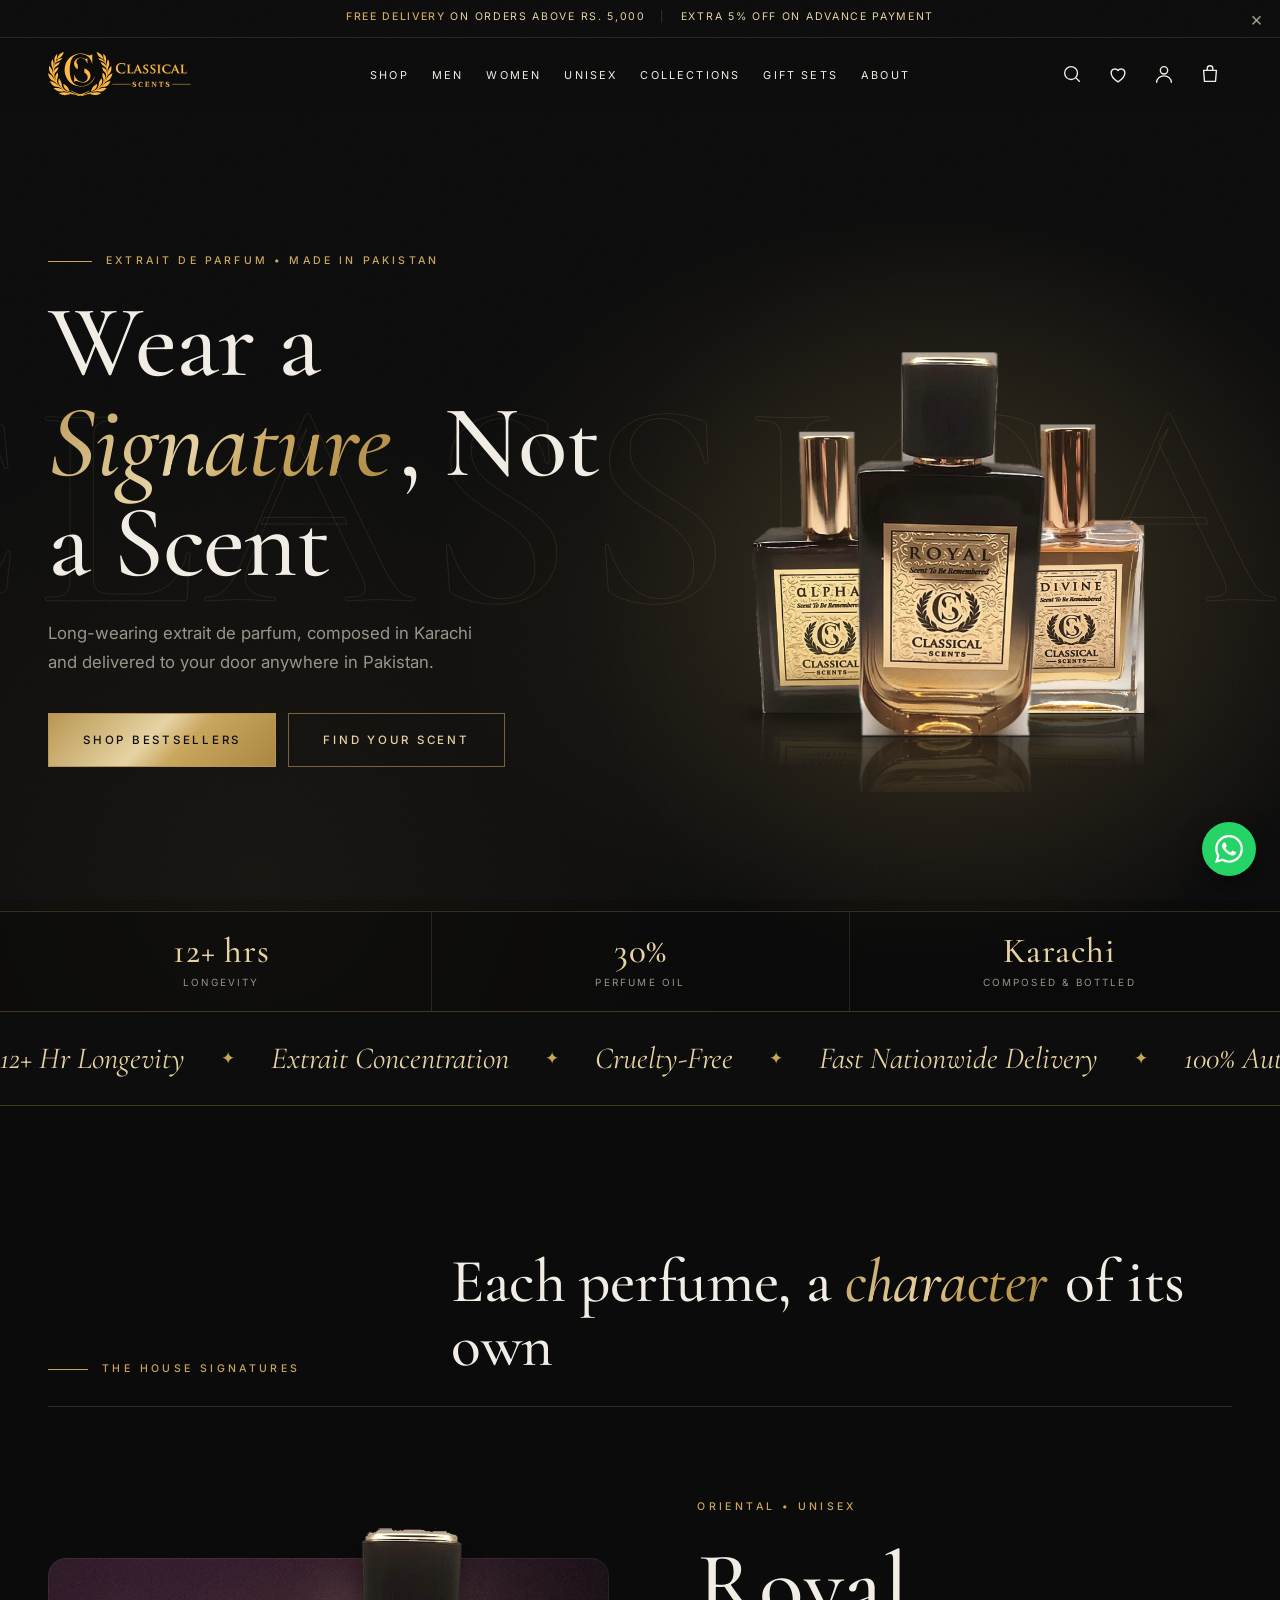
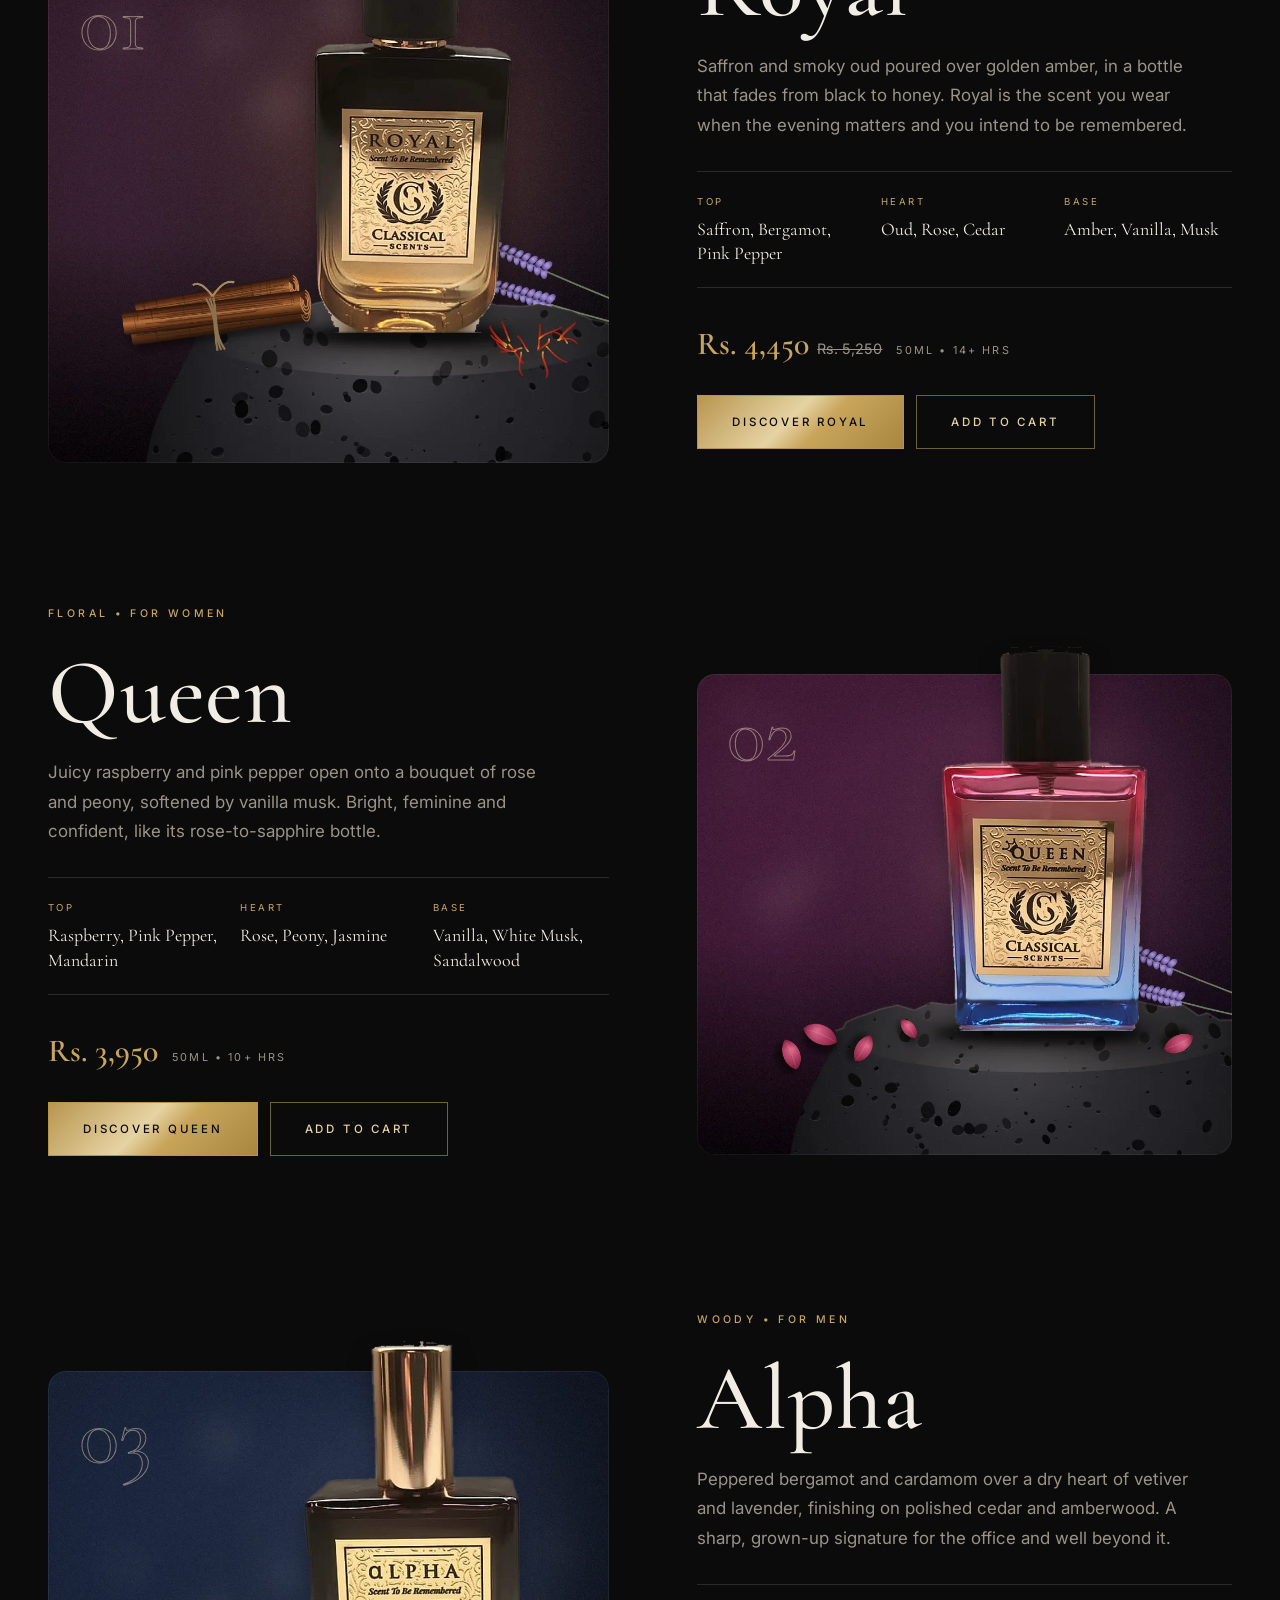
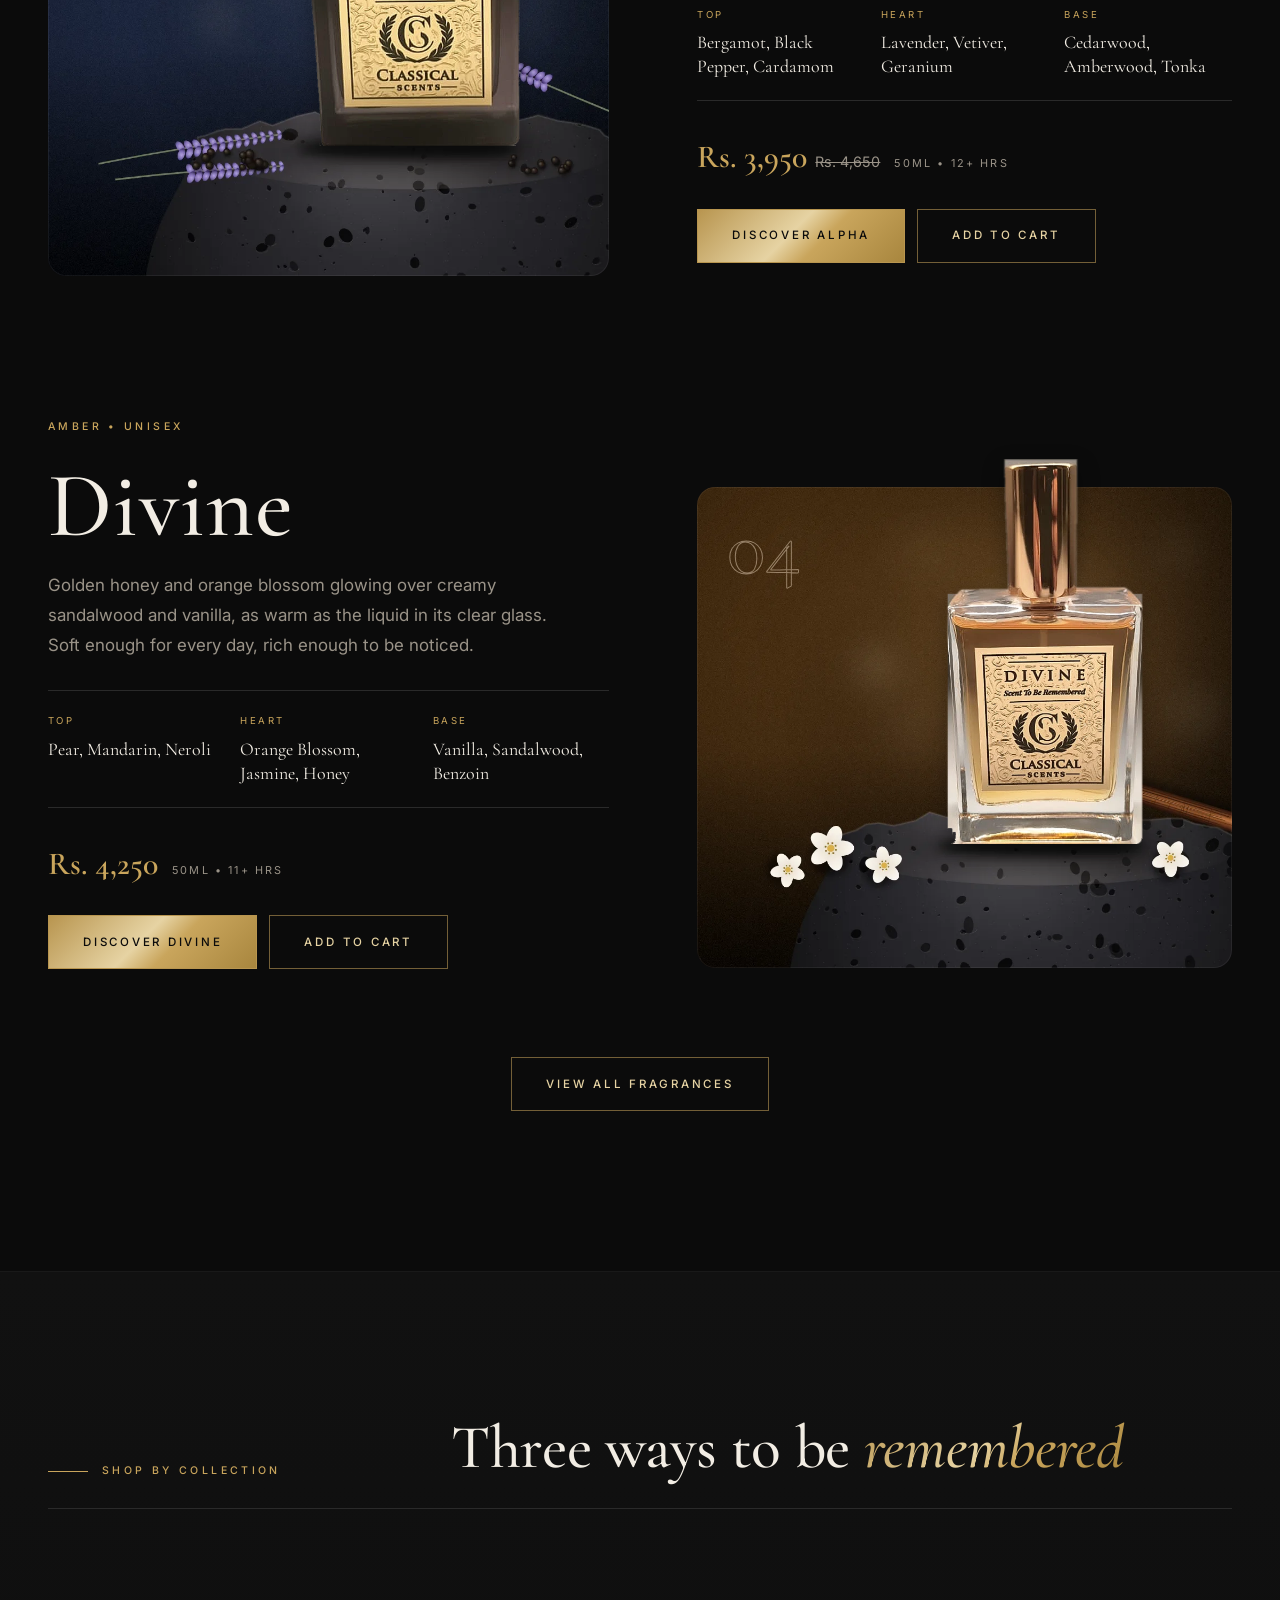
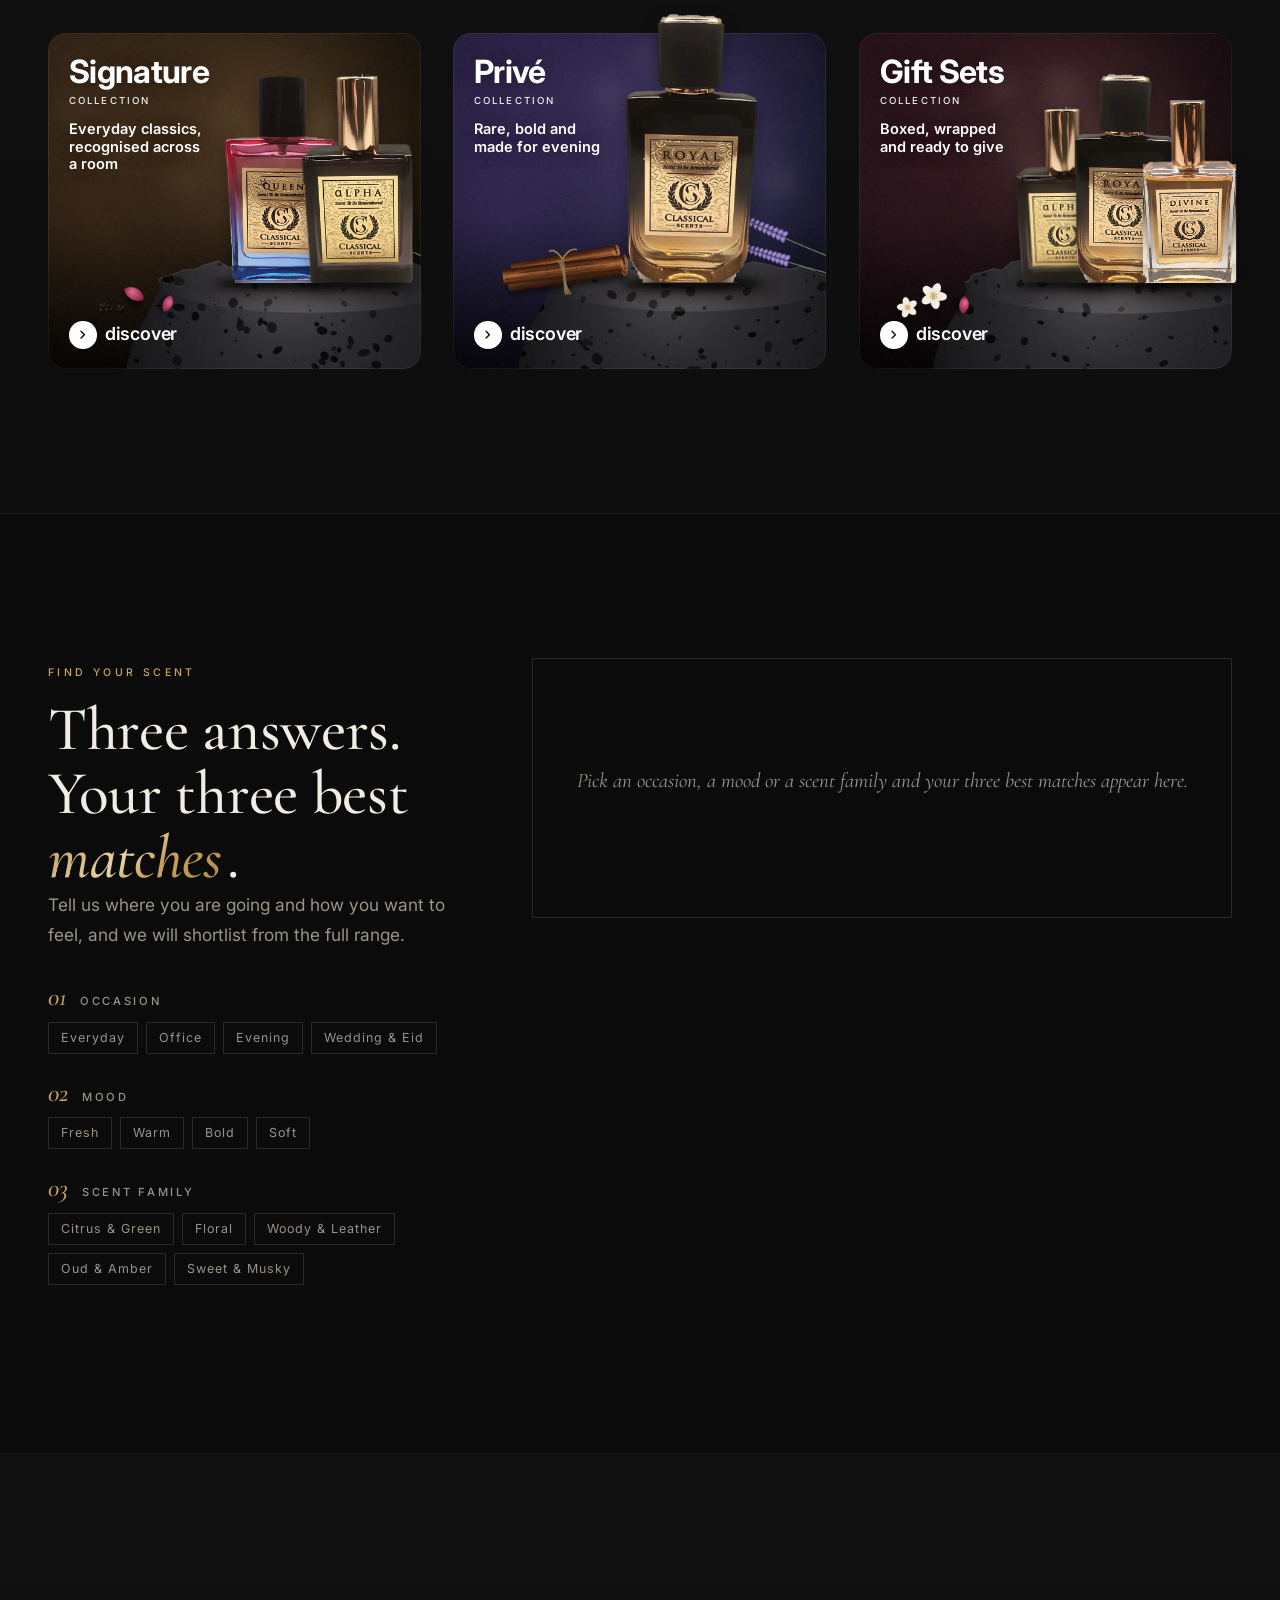
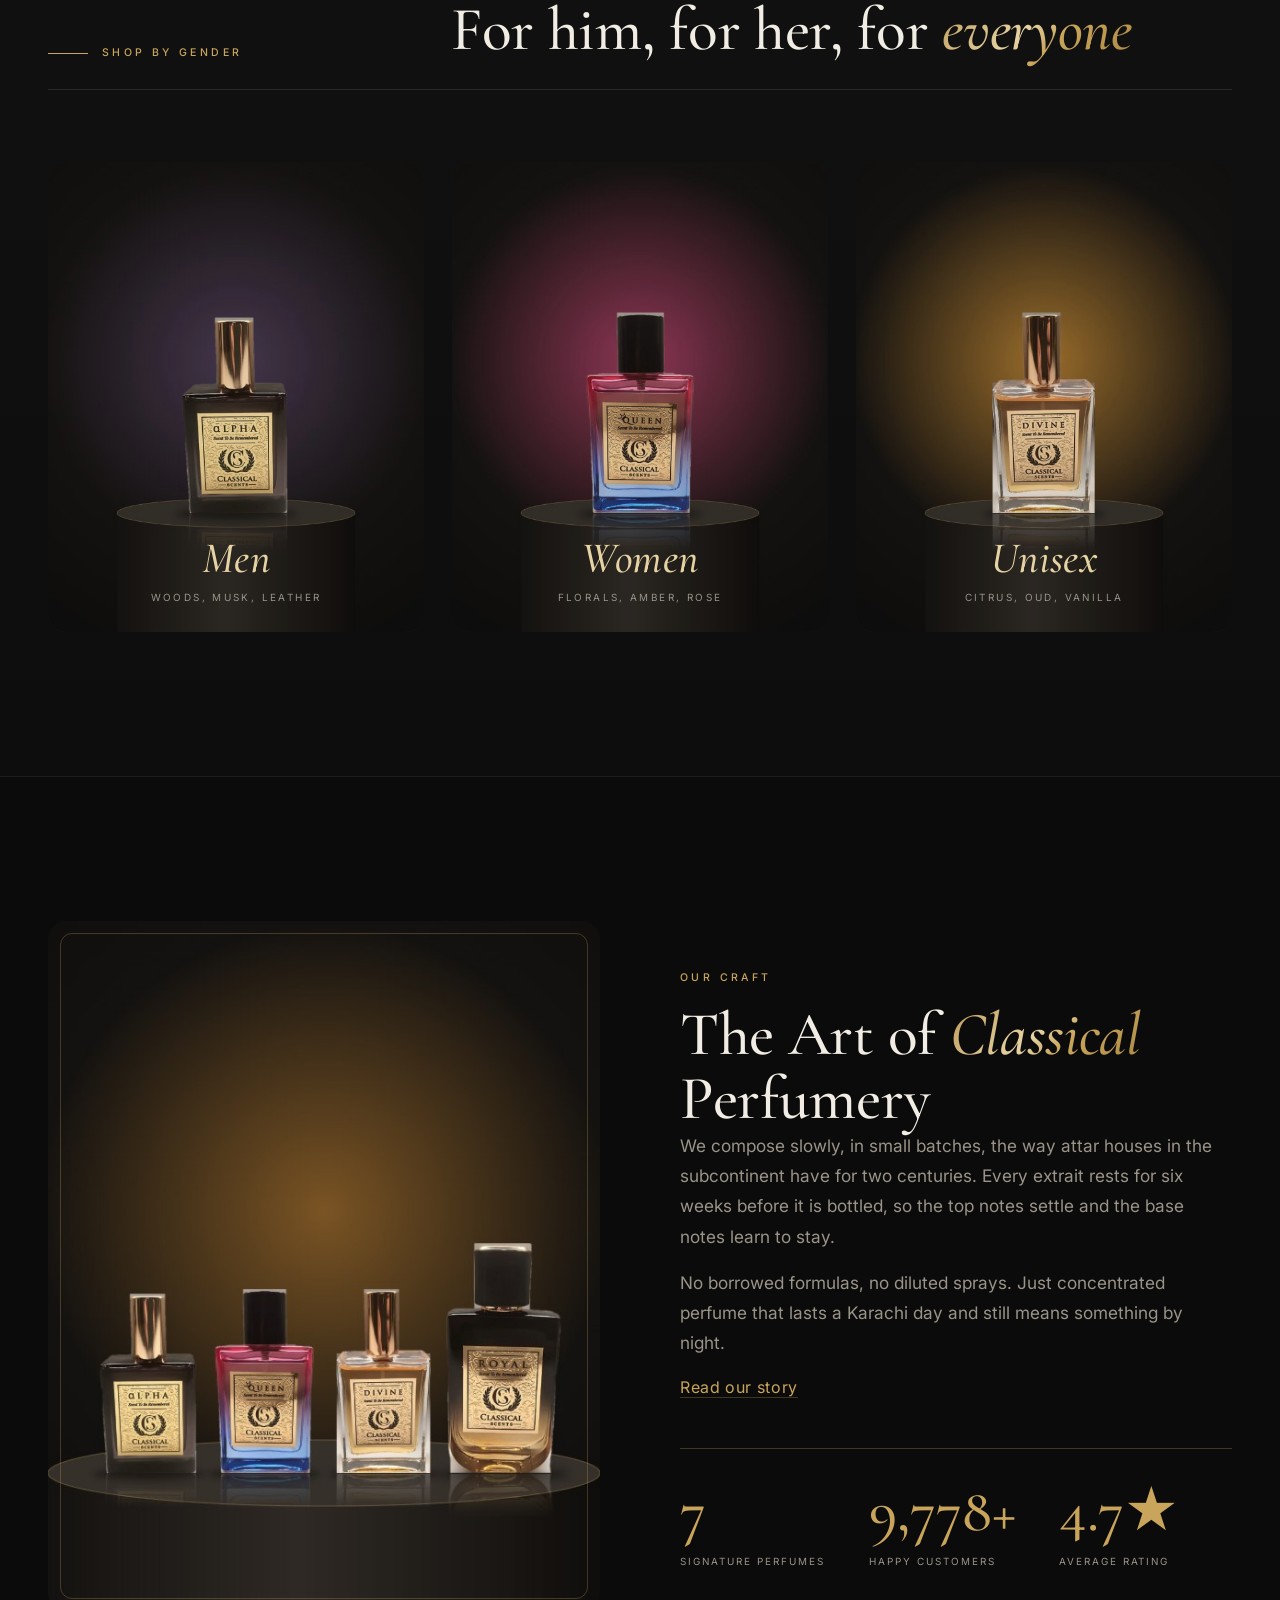
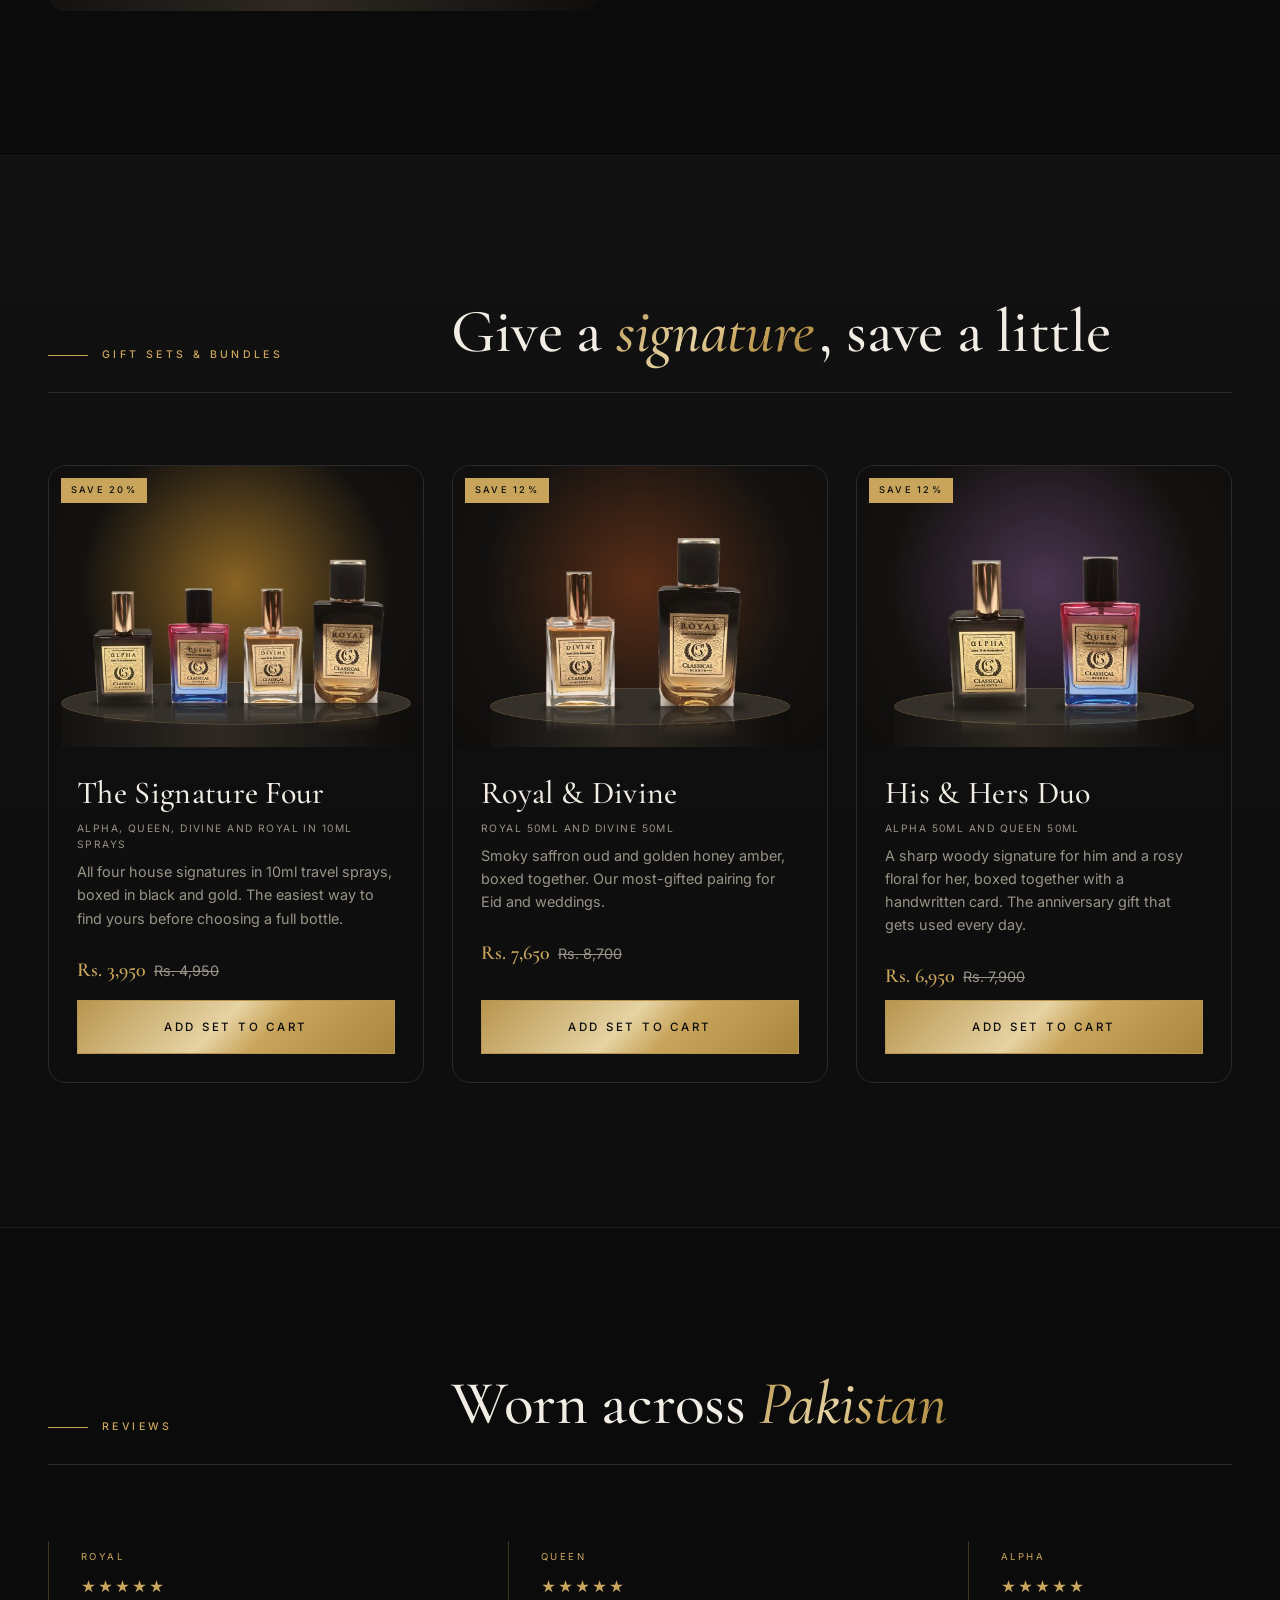
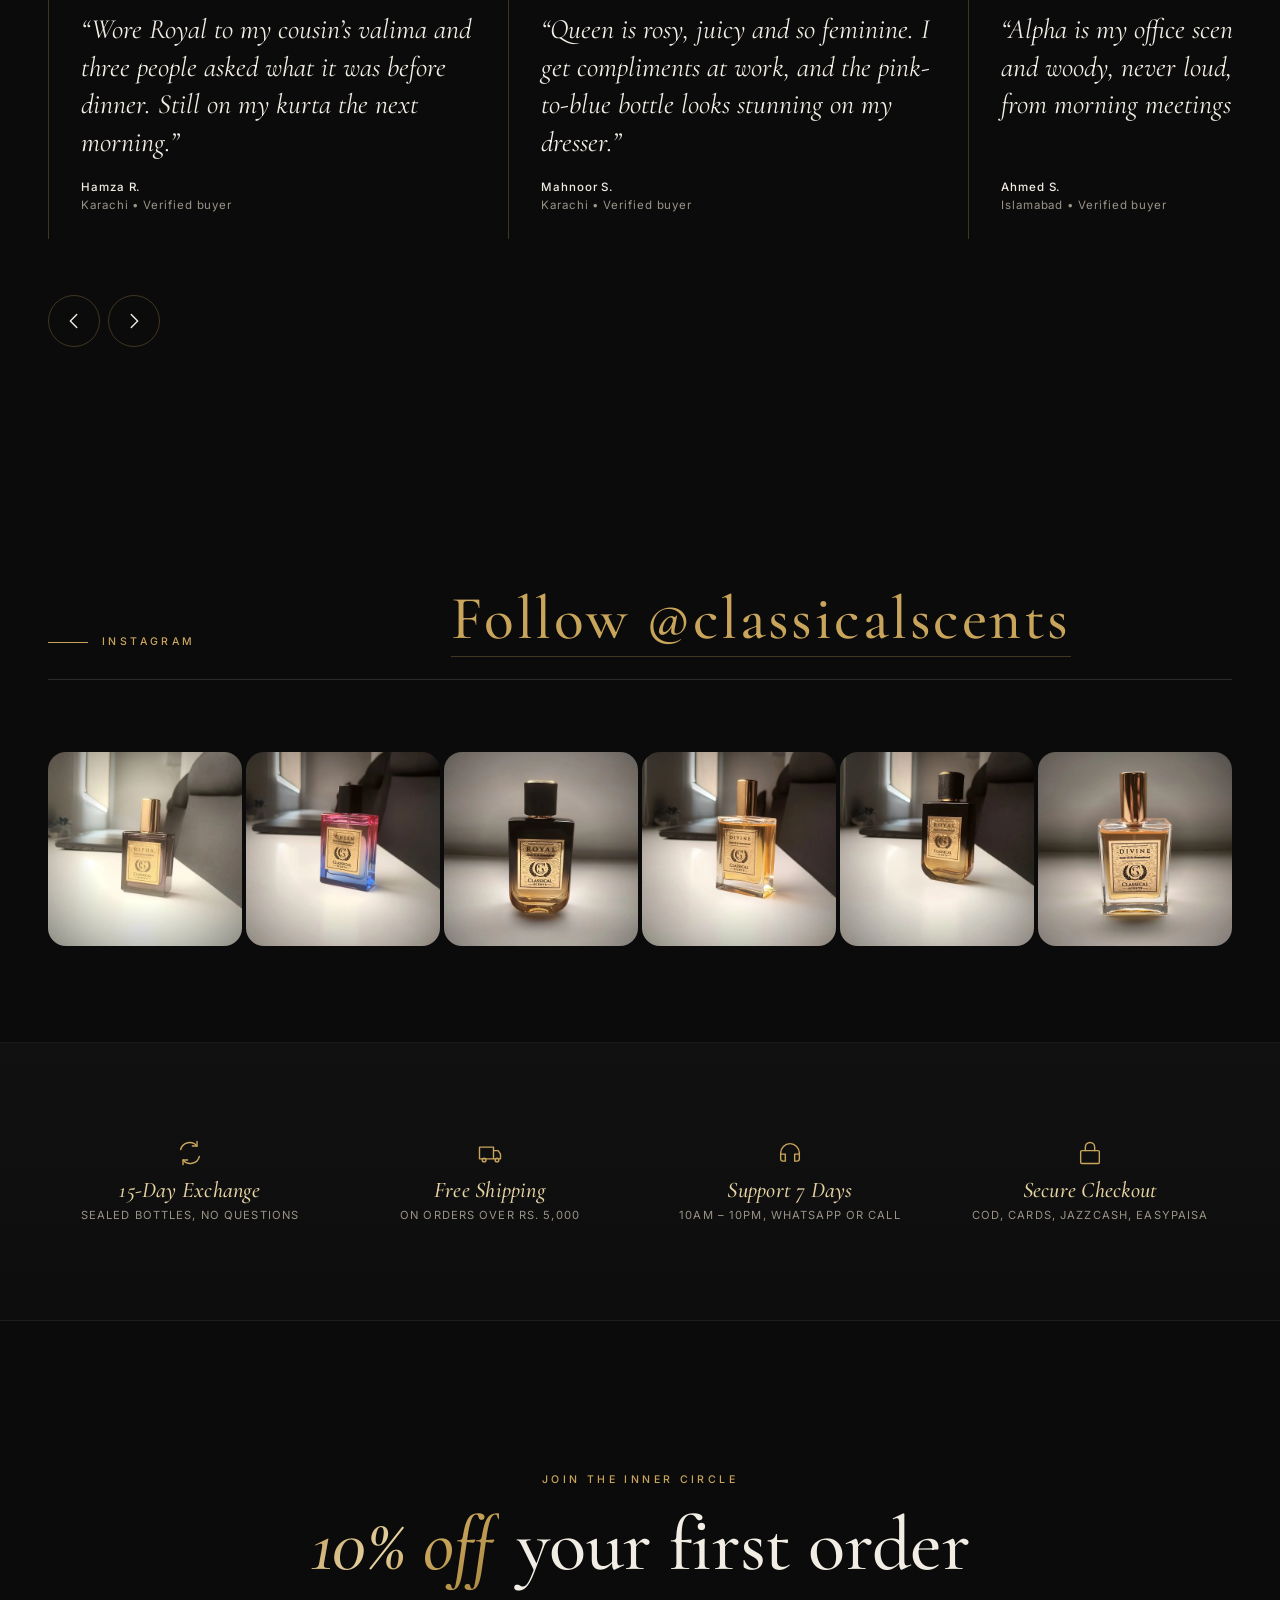
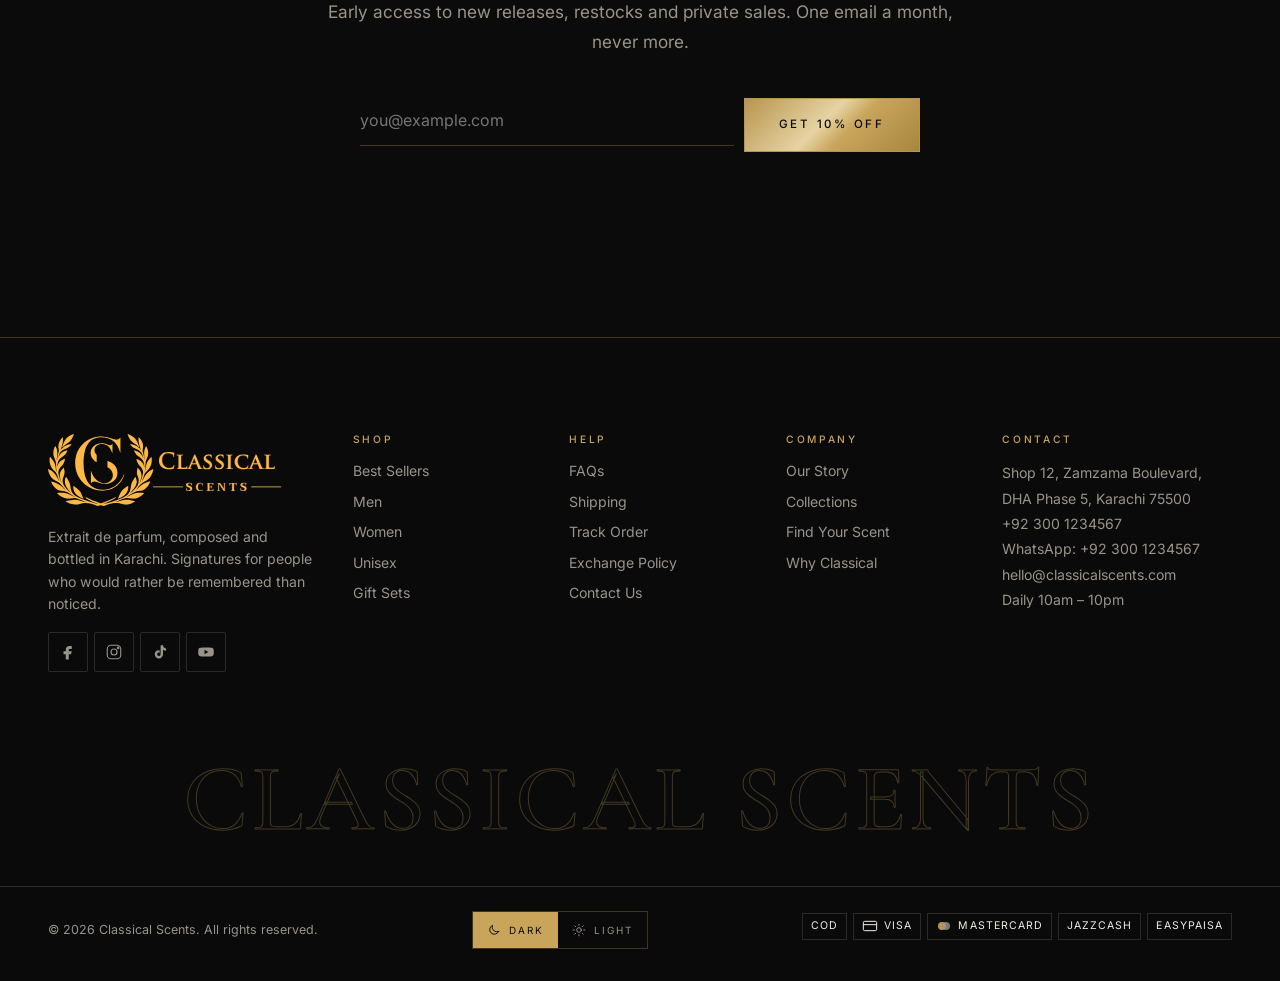
<file: index.html>
<!DOCTYPE html>
<html lang="en" class="no-js">
<head>
  <meta charset="utf-8">
  <meta name="viewport" content="width=device-width, initial-scale=1">
  <title>Classical Scents | Luxury Extrait de Parfum in Pakistan</title>
  <meta name="description" content="Long-wearing extrait de parfum composed in Karachi. Men, women and unisex fragrances with free nationwide delivery over Rs. 5,000.">
  <link rel="canonical" href="https://classicalscents.com/">
  <meta name="theme-color" content="#0B0B0B">
  <script>try{if(JSON.parse(localStorage.getItem("cs_theme"))==="light"){document.documentElement.setAttribute("data-theme","light");document.querySelector('meta[name="theme-color"]').content="#F6F1E8"}}catch(e){}</script>
  <meta property="og:type" content="website">
  <meta property="og:site_name" content="Classical Scents">
  <meta property="og:title" content="Classical Scents | Wear a Signature, Not a Scent">
  <meta property="og:description" content="Long-wearing extrait de parfum composed in Karachi, delivered across Pakistan.">
  <meta property="og:url" content="https://classicalscents.com/">
  <meta property="og:image" content="https://classicalscents.com/images/og-cover.png">
  <meta name="twitter:card" content="summary_large_image">
  <meta name="twitter:title" content="Classical Scents | Wear a Signature, Not a Scent">
  <meta name="twitter:description" content="Long-wearing extrait de parfum composed in Karachi, delivered across Pakistan.">
  <meta name="twitter:image" content="https://classicalscents.com/images/og-cover.png">
  <style>
    /* Critical CSS: tokens + hero, so the first fold paints before style.css arrives. */
    :root{--bg:#0B0B0B;--gold:#C9A55C;--gold-pale:#E6D3A3;--text:#F2EDE4;--muted:#9A9388;--serif:"Cormorant Garamond",Georgia,serif;--sans:"Inter",system-ui,sans-serif}
    html{-webkit-text-size-adjust:100%}body{margin:0;background:var(--bg);color:var(--text);font-family:var(--sans);line-height:1.6}
    .announce{min-height:38px}.header{min-height:72px}.logo img{display:block;height:44px;width:auto}
    .hero{position:relative;min-height:100vh;min-height:100svh;display:flex;align-items:center;overflow:hidden;background:#0B0B0B radial-gradient(ellipse 55% 60% at 72% 52%,rgba(201,165,92,.13),transparent 70%)}
    .hero__mist{position:absolute;inset:0;width:100%;height:100%;opacity:.9}
    .hero__glow{position:absolute;inset:0;background:radial-gradient(circle at 75% 55%,rgba(201,165,92,.14),transparent 35%),radial-gradient(circle at 20% 85%,rgba(201,165,92,.06),transparent 40%);animation:glow 9s ease-in-out infinite alternate}
    .hero__word{position:absolute;left:50%;top:44%;transform:translate(-50%,-50%);margin:0;font-family:var(--serif);font-weight:500;font-size:clamp(6rem,23vw,23rem);line-height:1;letter-spacing:.04em;text-transform:uppercase;white-space:nowrap;color:transparent;-webkit-text-stroke:1px rgba(201,165,92,.12);pointer-events:none;user-select:none}
    .hero__inner{position:relative;display:grid;gap:24px;padding:64px 20px 132px;width:100%;max-width:1280px;margin:0 auto;align-items:center;box-sizing:border-box}
    .hero__text>*{opacity:0;transform:translateY(26px);animation:reveal 1s cubic-bezier(.22,1,.36,1) forwards}
    .hero__eyebrow{animation-delay:.15s;display:flex;align-items:center;gap:14px;font-size:.66rem;letter-spacing:.3em;text-transform:uppercase;color:var(--gold);margin:0 0 22px;font-weight:500}
    .hero__eyebrow::before{content:"";width:44px;height:1px;background:var(--gold);flex:none}
    .hero__title{animation-delay:.3s;font-family:var(--serif);font-weight:500;font-size:clamp(3.1rem,8vw,6.6rem);line-height:.98;letter-spacing:-.01em;margin:0 0 26px;color:var(--text)}
    .hero__title em{font-style:italic;background:linear-gradient(135deg,#B8954F 0%,#E6D3A3 45%,#C9A55C 60%,#A8863E 100%);-webkit-background-clip:text;background-clip:text;color:transparent;padding-right:.08em}
    .hero__sub{animation-delay:.5s;color:var(--muted);font-size:1.05rem;line-height:1.75;max-width:40ch;margin:0 0 36px}
    .hero__cta{animation-delay:.7s;display:flex;flex-wrap:wrap;gap:12px}
    .hero__cta .btn{display:inline-flex;align-items:center;justify-content:center;min-height:54px;padding:0 34px;font-size:.72rem;font-weight:500;letter-spacing:.24em;text-transform:uppercase;text-decoration:none;border:1px solid transparent}
    .hero__cta .btn--gold{background:linear-gradient(135deg,#B8954F 0%,#E6D3A3 45%,#C9A55C 60%,#A8863E 100%);color:#0B0B0B;border-color:#B8954F}
    .hero__cta .btn--outline{border-color:rgba(201,165,92,.55);color:var(--gold-pale)}
    .hero__bottle{width:min(84vw,400px);margin:0 auto;animation:float 7s ease-in-out infinite}
    .hero__bottle img{display:block;width:100%;height:auto}
    .hero__facts{position:absolute;left:0;right:0;bottom:0;margin:0;padding:0 12px;list-style:none;display:grid;grid-template-columns:repeat(3,1fr);border-top:1px solid rgba(201,165,92,.22);background:rgba(11,11,11,.55)}
    .hero__facts li{padding:16px 6px;text-align:center;font-size:.56rem;letter-spacing:.18em;text-transform:uppercase;color:var(--muted)}
    .hero__facts li+li{border-left:1px solid rgba(201,165,92,.16)}
    .hero__facts strong{display:block;font-family:var(--serif);font-weight:500;font-size:clamp(1.4rem,3vw,2.2rem);letter-spacing:.02em;text-transform:none;line-height:1.1;margin-bottom:4px;color:var(--gold-pale)}
    @keyframes reveal{to{opacity:1;transform:none}}
    @keyframes float{0%,100%{transform:translateY(0) rotate(-1deg)}50%{transform:translateY(-16px) rotate(1deg)}}
    @keyframes glow{from{opacity:.7}to{opacity:1}}
    .hero.is-paused .hero__bottle,.hero.is-paused .hero__glow{animation-play-state:paused}
    @media(min-width:768px){.hero__inner{padding-left:32px;padding-right:32px}.hero__facts li{font-size:.62rem;letter-spacing:.22em;padding:20px 8px}}
    @media(min-width:900px){.hero__inner{grid-template-columns:1.15fr 1fr;padding-top:48px;padding-bottom:150px}.hero__bottle{width:min(44vw,600px);margin:0 0 0 auto}}
    @media(min-width:1200px){.hero__inner{padding-left:48px;padding-right:48px}}
    @media(prefers-reduced-motion:reduce){.hero__text>*,.hero__bottle,.hero__glow{animation:none!important;opacity:1;transform:none}.hero__mist{display:none}}
  </style>
  <link rel="icon" type="image/svg+xml" href="images/favicon.svg">
  <link rel="preconnect" href="https://fonts.googleapis.com">
  <link rel="preconnect" href="https://fonts.gstatic.com" crossorigin>
  <link href="https://fonts.googleapis.com/css2?family=Cormorant+Garamond:ital,wght@0,500;0,600;1,500&family=Inter:wght@400;500;600;700&display=swap" rel="stylesheet">
  <link rel="stylesheet" href="css/style.css">
  <script src="js/products.js" defer></script>
  <script src="js/main.js" defer></script>
  <script type="application/ld+json">
  [{"@context":"https://schema.org","@type":"Organization","name":"Classical Scents","url":"https://classicalscents.com/","logo":"https://classicalscents.com/images/logo.svg","email":"hello@classicalscents.com","telephone":"+92 300 1234567","address":{"@type":"PostalAddress","streetAddress":"Shop 12, Zamzama Boulevard, DHA Phase 5","addressLocality":"Karachi","postalCode":"75500","addressCountry":"PK"},"sameAs":["https://instagram.com/classicalscents","https://facebook.com/classicalscents","https://tiktok.com/@classicalscents","https://youtube.com/@classicalscents"]},
   {"@context":"https://schema.org","@type":"WebSite","name":"Classical Scents","url":"https://classicalscents.com/","potentialAction":{"@type":"SearchAction","target":{"@type":"EntryPoint","urlTemplate":"https://classicalscents.com/shop.html?q={search_term_string}"},"query-input":"required name=search_term_string"}}]
  </script>
</head>
<body id="home">
<a class="skip-link" href="#main">Skip to content</a>
<div class="announce" id="announce">
  <p><strong>Free delivery</strong> on orders above Rs. 5,000 <span class="announce__sep" aria-hidden="true">|</span> Extra 5% off on advance payment</p>
  <button class="announce__close" type="button" aria-label="Dismiss announcement">&times;</button>
</div>
<header class="header" id="header">
  <div class="container header__inner">
    <button class="icon-btn header__burger" type="button" aria-label="Open menu" aria-expanded="false" aria-controls="mobile-menu">
      <svg viewBox="0 0 24 24" aria-hidden="true"><path d="M3 7h18M3 12h18M3 17h18"/></svg>
    </button>
    <a class="logo" href="index.html" aria-label="Classical Scents home"><img src="images/logo.svg" width="159" height="44" alt="Classical Scents"></a>
    <nav class="nav" aria-label="Primary">
      <ul class="nav__list">
        <li><a href="shop.html">Shop</a></li>
        <li><a href="shop.html?gender=men">Men</a></li>
        <li><a href="shop.html?gender=women">Women</a></li>
        <li><a href="shop.html?gender=unisex">Unisex</a></li>
        <li><a href="collections.html">Collections</a></li>
        <li><a href="shop.html?collection=gift-sets">Gift Sets</a></li>
        <li><a href="about.html">About</a></li>
      </ul>
    </nav>
    <div class="header__icons">
      <button class="icon-btn" type="button" id="search-btn" aria-label="Search products" aria-haspopup="dialog">
        <svg viewBox="0 0 24 24" aria-hidden="true"><circle cx="11" cy="11" r="7"/><path d="m20 20-3.5-3.5"/></svg>
      </button>
      <a class="icon-btn" href="shop.html?wishlist=1" aria-label="Wishlist">
        <svg viewBox="0 0 24 24" aria-hidden="true"><path d="M12 20.5s-7.5-4.6-7.5-10A4.2 4.2 0 0 1 12 8.2a4.2 4.2 0 0 1 7.5 2.3c0 5.4-7.5 10-7.5 10z"/></svg>
        <span class="count" data-wish-count hidden>0</span>
      </a>
      <button class="icon-btn" type="button" id="account-btn" aria-label="Account" aria-haspopup="dialog">
        <svg viewBox="0 0 24 24" aria-hidden="true"><circle cx="12" cy="8" r="4"/><path d="M4 21c0-4 3.6-7 8-7s8 3 8 7"/></svg>
      </button>
      <button class="icon-btn" type="button" id="cart-btn" aria-label="Open cart" aria-haspopup="dialog" aria-controls="cart-drawer">
        <svg viewBox="0 0 24 24" aria-hidden="true"><path d="M5 8h14l-1 12H6L5 8z"/><path d="M9 8V6a3 3 0 0 1 6 0v2"/></svg>
        <span class="count" data-cart-count hidden>0</span>
      </button>
    </div>
  </div>
</header>
<div class="mobile-menu" id="mobile-menu" hidden>
  <div class="mobile-menu__top">
    <span class="logo"><img src="images/logo.svg" width="159" height="44" alt="Classical Scents"></span>
    <button class="icon-btn" type="button" id="menu-close" aria-label="Close menu"><svg viewBox="0 0 24 24" aria-hidden="true"><path d="M6 6l12 12M18 6 6 18"/></svg></button>
  </div>
  <nav aria-label="Mobile">
    <ul class="mobile-menu__list">
      <li><a href="shop.html">Shop All</a></li>
      <li><a href="shop.html?gender=men">Men</a></li>
      <li><a href="shop.html?gender=women">Women</a></li>
      <li><a href="shop.html?gender=unisex">Unisex</a></li>
      <li><a href="collections.html">Collections</a></li>
      <li><a href="shop.html?collection=gift-sets">Gift Sets</a></li>
      <li><a href="about.html">About</a></li>
      <li><a href="contact.html">Contact</a></li>
    </ul>
  </nav>
  <div class="mobile-menu__foot">
    <a href="cart.html">Cart</a>
    <a href="shop.html?wishlist=1">Wishlist</a>
    <a href="contact.html#track">Track Order</a>
    <a href="https://wa.me/923001234567" target="_blank" rel="noopener">WhatsApp</a>
  </div>
</div>
<main id="main">

  <!-- Hero -->
  <section class="hero" id="hero" aria-labelledby="hero-title">
    <canvas class="hero__mist" id="mist" width="640" height="400" aria-hidden="true"></canvas>
    <div class="hero__glow" aria-hidden="true"></div>
    <p class="hero__word" aria-hidden="true">Classical</p>
    <div class="hero__inner">
      <div class="hero__text">
        <p class="hero__eyebrow">Extrait de Parfum • Made in Pakistan</p>
        <h1 class="hero__title" id="hero-title">Wear a <em>Signature</em>, Not a Scent</h1>
        <p class="hero__sub">Long-wearing extrait de parfum, composed in Karachi and delivered to your door anywhere in Pakistan.</p>
        <div class="hero__cta">
          <a class="btn btn--gold" href="shop.html?sort=rating">Shop Bestsellers</a>
          <a class="btn btn--outline" href="#quiz">Find Your Scent</a>
        </div>
      </div>
      <div class="hero__bottle" aria-hidden="true">
        <picture><source type="image/webp" srcset="images/hero-bottles.webp"><img src="images/hero-bottles.png" width="1000" height="1000" alt="" fetchpriority="high" decoding="async"></picture>
      </div>
    </div>
    <ul class="hero__facts">
      <li><strong>12+ hrs</strong>Longevity</li>
      <li><strong>30%</strong>Perfume oil</li>
      <li><strong>Karachi</strong>Composed &amp; bottled</li>
    </ul>
  </section>

  <!-- Trust strip -->
  <section class="marquee" id="trust" aria-label="Why Classical Scents">
    <div class="marquee__track"><ul class="marquee__group"><li>12+ Hr Longevity</li><li>Extrait Concentration</li><li>Cruelty-Free</li><li>Fast Nationwide Delivery</li><li>100% Authentic</li><li>Cash on Delivery</li></ul><ul class="marquee__group" aria-hidden="true"><li>12+ Hr Longevity</li><li>Extrait Concentration</li><li>Cruelty-Free</li><li>Fast Nationwide Delivery</li><li>100% Authentic</li><li>Cash on Delivery</li></ul></div>
  </section>

  <!-- Signatures -->
  <section class="section" aria-labelledby="sig-title">
    <div class="container">
      <div class="section__head reveal">
        <p class="eyebrow">The House Signatures</p>
        <h2 id="sig-title">Each perfume, a <em>character</em> of its own</h2>
      </div>
      <div class="sigs" id="signatures">
        <noscript><p class="text-center"><a class="link" href="shop.html">Browse all fragrances</a></p></noscript>
      </div>
      <p class="text-center" style="margin-top:88px"><a class="btn btn--outline" href="shop.html">View All Fragrances</a></p>
    </div>
  </section>

  <!-- Collections -->
  <section class="section section--surface" aria-labelledby="coll-title">
    <div class="container">
      <div class="section__head reveal">
        <p class="eyebrow">Shop by Collection</p>
        <h2 id="coll-title">Three ways to be <em>remembered</em></h2>
      </div>
      <div class="collections collections--stage">
        <div class="stage stage--coll reveal"><a class="stage__tile" href="shop.html?collection=signature" aria-label="Discover the Signature collection"><picture class="stage__bg"><source type="image/webp" srcset="images/coll-signature.webp"><img src="images/coll-signature.jpg" width="1000" height="900" alt="" loading="lazy" decoding="async"></picture><span class="stage__text"><span class="stage__name">Signature</span><span class="stage__kicker">Collection</span><span class="stage__line">Everyday classics, recognised across a room</span></span><span class="stage__cta"><span class="stage__arrow"><svg viewBox="0 0 24 24" aria-hidden="true"><path d="M9 6l6 6-6 6"/></svg></span>discover</span></a><picture class="stage__bottle" style="--x:62.5cqw;--h:56cqw"><source type="image/webp" srcset="images/products/queen-cut.webp"><img src="images/products/queen-cut.png" width="387" height="720" alt="" loading="lazy" decoding="async"></picture><picture class="stage__bottle" style="--x:83cqw;--h:56cqw"><source type="image/webp" srcset="images/products/alpha-cut.webp"><img src="images/products/alpha-cut.png" width="387" height="720" alt="" loading="lazy" decoding="async"></picture></div>
        <div class="stage stage--coll reveal"><a class="stage__tile" href="shop.html?collection=prive" aria-label="Discover the Privé collection"><picture class="stage__bg"><source type="image/webp" srcset="images/coll-prive.webp"><img src="images/coll-prive.jpg" width="1000" height="900" alt="" loading="lazy" decoding="async"></picture><span class="stage__text"><span class="stage__name">Privé</span><span class="stage__kicker">Collection</span><span class="stage__line">Rare, bold and made for evening</span></span><span class="stage__cta"><span class="stage__arrow"><svg viewBox="0 0 24 24" aria-hidden="true"><path d="M9 6l6 6-6 6"/></svg></span>discover</span></a><picture class="stage__bottle" style="--x:64cqw;--h:72cqw"><source type="image/webp" srcset="images/products/royal-cut.webp"><img src="images/products/royal-cut.png" width="357" height="720" alt="" loading="lazy" decoding="async"></picture></div>
        <div class="stage stage--coll reveal"><a class="stage__tile" href="shop.html?collection=gift-sets" aria-label="Discover the Gift Sets"><picture class="stage__bg"><source type="image/webp" srcset="images/coll-gifts.webp"><img src="images/coll-gifts.jpg" width="1000" height="900" alt="" loading="lazy" decoding="async"></picture><span class="stage__text"><span class="stage__name">Gift Sets</span><span class="stage__kicker">Collection</span><span class="stage__line">Boxed, wrapped and ready to give</span></span><span class="stage__cta"><span class="stage__arrow"><svg viewBox="0 0 24 24" aria-hidden="true"><path d="M9 6l6 6-6 6"/></svg></span>discover</span></a><picture class="stage__bottle" style="--x:54.5cqw;--h:47cqw"><source type="image/webp" srcset="images/products/alpha-cut.webp"><img src="images/products/alpha-cut.png" width="387" height="720" alt="" loading="lazy" decoding="async"></picture><picture class="stage__bottle" style="--x:71.5cqw;--h:56cqw"><source type="image/webp" srcset="images/products/royal-cut.webp"><img src="images/products/royal-cut.png" width="357" height="720" alt="" loading="lazy" decoding="async"></picture><picture class="stage__bottle" style="--x:88.5cqw;--h:49cqw"><source type="image/webp" srcset="images/products/divine-cut.webp"><img src="images/products/divine-cut.png" width="368" height="720" alt="" loading="lazy" decoding="async"></picture></div>
      </div>
    </div>
  </section>

  <!-- Quiz -->
  <section class="section" id="quiz" aria-labelledby="quiz-title">
    <div class="container quiz">
      <div class="reveal">
        <p class="eyebrow">Find Your Scent</p>
        <h2 id="quiz-title">Three answers. Your three best <em>matches</em>.</h2>
        <p class="lead" style="margin-bottom:32px">Tell us where you are going and how you want to feel, and we will shortlist from the full range.</p>
        <div class="quiz__step">
          <h3><span>01</span>Occasion</h3>
          <div class="chips" role="group" aria-label="Occasion">
            <button type="button" class="chip" role="radio" aria-checked="false" data-q="occasion" value="daily">Everyday</button>
            <button type="button" class="chip" role="radio" aria-checked="false" data-q="occasion" value="office">Office</button>
            <button type="button" class="chip" role="radio" aria-checked="false" data-q="occasion" value="evening">Evening</button>
            <button type="button" class="chip" role="radio" aria-checked="false" data-q="occasion" value="wedding">Wedding &amp; Eid</button>
          </div>
        </div>
        <div class="quiz__step">
          <h3><span>02</span>Mood</h3>
          <div class="chips" role="group" aria-label="Mood">
            <button type="button" class="chip" role="radio" aria-checked="false" data-q="mood" value="fresh">Fresh</button>
            <button type="button" class="chip" role="radio" aria-checked="false" data-q="mood" value="warm">Warm</button>
            <button type="button" class="chip" role="radio" aria-checked="false" data-q="mood" value="bold">Bold</button>
            <button type="button" class="chip" role="radio" aria-checked="false" data-q="mood" value="soft">Soft</button>
          </div>
        </div>
        <div class="quiz__step">
          <h3><span>03</span>Scent family</h3>
          <div class="chips" role="group" aria-label="Scent family">
            <button type="button" class="chip" role="radio" aria-checked="false" data-q="family" value="fresh">Citrus &amp; Green</button>
            <button type="button" class="chip" role="radio" aria-checked="false" data-q="family" value="floral">Floral</button>
            <button type="button" class="chip" role="radio" aria-checked="false" data-q="family" value="woody">Woody &amp; Leather</button>
            <button type="button" class="chip" role="radio" aria-checked="false" data-q="family" value="oriental">Oud &amp; Amber</button>
            <button type="button" class="chip" role="radio" aria-checked="false" data-q="family" value="sweet">Sweet &amp; Musky</button>
          </div>
        </div>
      </div>
      <div class="quiz__results" id="quiz-results" aria-live="polite">
        <div class="quiz__placeholder"><p>Pick an occasion, a mood or a scent family and your three best matches appear here.</p></div>
      </div>
    </div>
  </section>

  <!-- Gender -->
  <section class="section section--surface" aria-labelledby="gender-title">
    <div class="container">
      <div class="section__head reveal">
        <p class="eyebrow">Shop by Gender</p>
        <h2 id="gender-title">For him, for her, for <em>everyone</em></h2>
      </div>
      <div class="genders">
        <a class="gender reveal" href="shop.html?gender=men"><img src="images/gender-men.jpg" width="600" height="750" alt="Alpha bottle for men" loading="lazy" decoding="async"><span class="gender__label"><h3>Men</h3><span>Woods, musk, leather</span></span></a>
        <a class="gender reveal" href="shop.html?gender=women"><img src="images/gender-women.jpg" width="600" height="750" alt="Queen bottle for women" loading="lazy" decoding="async"><span class="gender__label"><h3>Women</h3><span>Florals, amber, rose</span></span></a>
        <a class="gender reveal" href="shop.html?gender=unisex"><img src="images/gender-unisex.jpg" width="600" height="750" alt="Divine bottle for everyone" loading="lazy" decoding="async"><span class="gender__label"><h3>Unisex</h3><span>Citrus, oud, vanilla</span></span></a>
      </div>
    </div>
  </section>

  <!-- Story -->
  <section class="section" aria-labelledby="story-title">
    <div class="container story">
      <div class="story__media reveal"><img src="images/about-1.jpg" width="600" height="750" alt="Alpha, Queen, Divine and Royal bottles in a row" loading="lazy" decoding="async"></div>
      <div class="reveal">
        <p class="eyebrow">Our Craft</p>
        <h2 id="story-title">The Art of <em>Classical</em> Perfumery</h2>
        <p class="lead">We compose slowly, in small batches, the way attar houses in the subcontinent have for two centuries. Every extrait rests for six weeks before it is bottled, so the top notes settle and the base notes learn to stay.</p>
        <p class="lead">No borrowed formulas, no diluted sprays. Just concentrated perfume that lasts a Karachi day and still means something by night.</p>
        <a class="link" href="about.html">Read our story</a>
        <div class="stats">
          <div class="stat"><span class="stat__n" data-count="7" data-suffix="">0</span><span class="stat__l">Signature Perfumes</span></div>
          <div class="stat"><span class="stat__n" data-count="10000" data-suffix="+">0</span><span class="stat__l">Happy Customers</span></div>
          <div class="stat"><span class="stat__n" data-count="4.8" data-decimals="1" data-suffix="★">0</span><span class="stat__l">Average Rating</span></div>
        </div>
      </div>
    </div>
  </section>

  <!-- Bundles -->
  <section class="section section--surface" aria-labelledby="bundle-title">
    <div class="container">
      <div class="section__head reveal">
        <p class="eyebrow">Gift Sets &amp; Bundles</p>
        <h2 id="bundle-title">Give a <em>signature</em>, save a little</h2>
      </div>
      <div class="bundles" id="bundles"></div>
    </div>
  </section>

  <!-- Reviews -->
  <section class="section" aria-labelledby="reviews-title">
    <div class="container">
      <div class="section__head reveal">
        <p class="eyebrow">Reviews</p>
        <h2 id="reviews-title">Worn across <em>Pakistan</em></h2>
      </div>
      <div class="reviews">
        <div class="reviews__track" id="reviews-track" tabindex="0" aria-label="Customer reviews, scroll horizontally"></div>
        <div class="reviews__nav">
          <button class="icon-btn" type="button" data-rev="-1" aria-label="Previous reviews"><svg viewBox="0 0 24 24" aria-hidden="true"><path d="m15 5-7 7 7 7"/></svg></button>
          <button class="icon-btn" type="button" data-rev="1" aria-label="Next reviews"><svg viewBox="0 0 24 24" aria-hidden="true"><path d="m9 5 7 7-7 7"/></svg></button>
        </div>
      </div>
    </div>
  </section>

  <!-- Instagram -->
  <section class="section section--tight" aria-labelledby="insta-title">
    <div class="container">
      <div class="section__head reveal">
        <p class="eyebrow">Instagram</p>
        <h2 id="insta-title"><a class="link" href="https://instagram.com/classicalscents" target="_blank" rel="noopener">Follow @classicalscents</a></h2>
      </div>
      <div class="insta">
        <a href="https://instagram.com/classicalscents" target="_blank" rel="noopener" aria-label="Instagram post: Alpha by the window"><img src="images/products/alpha-2.webp" width="400" height="400" alt="" loading="lazy" decoding="async"></a>
        <a href="https://instagram.com/classicalscents" target="_blank" rel="noopener" aria-label="Instagram post: Queen on the desk"><img src="images/products/queen-2.webp" width="400" height="400" alt="" loading="lazy" decoding="async"></a>
        <a href="https://instagram.com/classicalscents" target="_blank" rel="noopener" aria-label="Instagram post: Royal in the studio"><img src="images/products/royal-3.webp" width="400" height="400" alt="" loading="lazy" decoding="async"></a>
        <a href="https://instagram.com/classicalscents" target="_blank" rel="noopener" aria-label="Instagram post: Divine in morning light"><img src="images/products/divine-2.webp" width="400" height="400" alt="" loading="lazy" decoding="async"></a>
        <a href="https://instagram.com/classicalscents" target="_blank" rel="noopener" aria-label="Instagram post: Royal by the window"><img src="images/products/royal-2.webp" width="400" height="400" alt="" loading="lazy" decoding="async"></a>
        <a href="https://instagram.com/classicalscents" target="_blank" rel="noopener" aria-label="Instagram post: Divine close up"><img src="images/products/divine-3.webp" width="400" height="400" alt="" loading="lazy" decoding="async"></a>
      </div>
    </div>
  </section>

  <!-- Policy band -->
  <section class="section section--surface section--tight" aria-label="Store policies">
    <div class="container policy">
      <div class="policy__item reveal"><svg viewBox="0 0 24 24" aria-hidden="true"><path d="M4 9a8 8 0 0 1 14-3M20 15a8 8 0 0 1-14 3"/><path d="M18 2v4h-4M6 22v-4h4"/></svg><h3>15-Day Exchange</h3><p>Sealed bottles, no questions</p></div>
      <div class="policy__item reveal"><svg viewBox="0 0 24 24" aria-hidden="true"><path d="M3 7h12v10H3zM15 10h4l2 3v4h-6z"/><circle cx="7" cy="18" r="1.6"/><circle cx="18" cy="18" r="1.6"/></svg><h3>Free Shipping</h3><p>On orders over Rs. 5,000</p></div>
      <div class="policy__item reveal"><svg viewBox="0 0 24 24" aria-hidden="true"><path d="M4 12a8 8 0 0 1 16 0v5a2 2 0 0 1-2 2h-2v-6h4M4 12v5a2 2 0 0 0 2 2h2v-6H4"/></svg><h3>Support 7 Days</h3><p>10am – 10pm, WhatsApp or call</p></div>
      <div class="policy__item reveal"><svg viewBox="0 0 24 24" aria-hidden="true"><rect x="4" y="10" width="16" height="11" rx="1"/><path d="M8 10V7a4 4 0 0 1 8 0v3"/></svg><h3>Secure Checkout</h3><p>COD, cards, JazzCash, Easypaisa</p></div>
    </div>
  </section>

  <!-- Newsletter -->
  <section class="section" aria-labelledby="nl-title">
    <div class="container newsletter reveal">
      <p class="eyebrow">Join the Inner Circle</p>
      <h2 id="nl-title"><em>10% off</em> your first order</h2>
      <p class="lead" style="margin:12px auto 0">Early access to new releases, restocks and private sales. One email a month, never more.</p>
      <form id="newsletter-form" data-validate data-success-toast="Welcome to the Inner Circle.">
        <div class="field" style="margin:0">
          <label class="sr-only" for="nl-email">Email address</label>
          <input class="input" type="email" id="nl-email" name="email" placeholder="you@example.com" required autocomplete="email">
        </div>
        <button class="btn btn--gold" type="submit">Get 10% Off</button>
        <p class="field__error" id="nl-email-error" aria-live="polite"></p>
        <p class="field__ok" data-success hidden>You are in. Your 10% code is on its way to your inbox.</p>
      </form>
    </div>
  </section>

</main>
<footer class="footer">
  <div class="container footer__grid">
    <div class="footer__brand">
      <p class="logo logo--footer"><img src="images/logo.svg" width="260" height="72" alt="Classical Scents" loading="lazy"></p>
      <p>Extrait de parfum, composed and bottled in Karachi. Signatures for people who would rather be remembered than noticed.</p>
      <ul class="social" aria-label="Social media">
        <li><a class="icon-btn" href="https://facebook.com/classicalscents" target="_blank" rel="noopener" aria-label="Facebook"><svg viewBox="0 0 24 24" aria-hidden="true" style="fill:currentColor;stroke:none"><path d="M14 8h3V4h-3c-2.8 0-5 2.2-5 5v2H6v4h3v7h4v-7h3l1-4h-4V9c0-.6.4-1 1-1z"/></svg></a></li>
        <li><a class="icon-btn" href="https://instagram.com/classicalscents" target="_blank" rel="noopener" aria-label="Instagram"><svg viewBox="0 0 24 24" aria-hidden="true"><rect x="3" y="3" width="18" height="18" rx="5"/><circle cx="12" cy="12" r="4"/><circle cx="17.5" cy="6.5" r="1" style="fill:currentColor"/></svg></a></li>
        <li><a class="icon-btn" href="https://tiktok.com/@classicalscents" target="_blank" rel="noopener" aria-label="TikTok"><svg viewBox="0 0 24 24" aria-hidden="true" style="fill:currentColor;stroke:none"><path d="M16 3c.3 2.4 1.9 4 4 4.2v3.2c-1.5 0-2.9-.5-4-1.3V15a5.5 5.5 0 1 1-5.5-5.5c.3 0 .7 0 1 .1v3.3a2.3 2.3 0 1 0 1.3 2.1V3H16z"/></svg></a></li>
        <li><a class="icon-btn" href="https://youtube.com/@classicalscents" target="_blank" rel="noopener" aria-label="YouTube"><svg viewBox="0 0 24 24" aria-hidden="true" style="fill:currentColor;stroke:none"><path d="M22 8.2a2.6 2.6 0 0 0-1.8-1.8C18.6 6 12 6 12 6s-6.6 0-8.2.4A2.6 2.6 0 0 0 2 8.2 27 27 0 0 0 1.6 12c0 1.3.1 2.6.4 3.8a2.6 2.6 0 0 0 1.8 1.8c1.6.4 8.2.4 8.2.4s6.6 0 8.2-.4a2.6 2.6 0 0 0 1.8-1.8c.3-1.2.4-2.5.4-3.8s-.1-2.6-.4-3.8zM10 15V9l5.2 3L10 15z"/></svg></a></li>
      </ul>
    </div>
    <nav aria-label="Shop links">
      <h2 class="footer__h">Shop</h2>
      <ul>
        <li><a href="shop.html?sort=rating">Best Sellers</a></li>
        <li><a href="shop.html?gender=men">Men</a></li>
        <li><a href="shop.html?gender=women">Women</a></li>
        <li><a href="shop.html?gender=unisex">Unisex</a></li>
        <li><a href="shop.html?collection=gift-sets">Gift Sets</a></li>
      </ul>
    </nav>
    <nav aria-label="Help links">
      <h2 class="footer__h">Help</h2>
      <ul>
        <li><a href="contact.html#faqs">FAQs</a></li>
        <li><a href="contact.html#shipping">Shipping</a></li>
        <li><a href="contact.html#track">Track Order</a></li>
        <li><a href="contact.html#exchange">Exchange Policy</a></li>
        <li><a href="contact.html">Contact Us</a></li>
      </ul>
    </nav>
    <nav aria-label="Company links">
      <h2 class="footer__h">Company</h2>
      <ul>
        <li><a href="about.html">Our Story</a></li>
        <li><a href="collections.html">Collections</a></li>
        <li><a href="index.html#quiz">Find Your Scent</a></li>
        <li><a href="about.html#values">Why Classical</a></li>
      </ul>
    </nav>
    <div>
      <h2 class="footer__h">Contact</h2>
      <address>
        Shop 12, Zamzama Boulevard,<br>DHA Phase 5, Karachi 75500<br>
        <a href="tel:+923001234567">+92 300 1234567</a><br>
        <a href="https://wa.me/923001234567" target="_blank" rel="noopener">WhatsApp: +92 300 1234567</a><br>
        <a href="mailto:hello@classicalscents.com">hello@classicalscents.com</a><br>
        Daily 10am – 10pm
      </address>
    </div>
  </div>
  <p class="footer__mark" aria-hidden="true">Classical Scents</p>
  <div class="container footer__bottom">
    <p>&copy; 2026 Classical Scents. All rights reserved.</p>
    <div class="theme-switch" role="group" aria-label="Colour theme">
      <button type="button" data-theme-set="dark" aria-pressed="true"><svg viewBox="0 0 24 24" aria-hidden="true"><path d="M20 14.5A8 8 0 0 1 9.5 4a8 8 0 1 0 10.5 10.5z"/></svg>Dark</button>
      <button type="button" data-theme-set="light" aria-pressed="false"><svg viewBox="0 0 24 24" aria-hidden="true"><circle cx="12" cy="12" r="4"/><path d="M12 2v2M12 20v2M2 12h2M20 12h2M4.9 4.9l1.4 1.4M17.7 17.7l1.4 1.4M4.9 19.1l1.4-1.4M17.7 6.3l1.4-1.4"/></svg>Light</button>
    </div>
    <ul class="payments" aria-label="Accepted payment methods">
      <li>COD</li>
      <li><svg viewBox="0 0 24 24" aria-hidden="true"><rect x="2" y="5" width="20" height="14" rx="2" fill="none" stroke="currentColor" stroke-width="1.5"/><path d="M2 10h20" stroke="currentColor" stroke-width="1.5"/></svg>Visa</li>
      <li><svg viewBox="0 0 24 24" aria-hidden="true"><circle cx="9" cy="12" r="6" fill="#C9A55C" opacity=".9"/><circle cx="15" cy="12" r="6" fill="#9A9388" opacity=".8"/></svg>Mastercard</li>
      <li>JazzCash</li>
      <li>Easypaisa</li>
    </ul>
  </div>
</footer>

<a class="wa-float" href="https://wa.me/923001234567?text=Assalam%20o%20Alaikum%2C%20I%20have%20a%20question%20about%20Classical%20Scents." target="_blank" rel="noopener" aria-label="Chat with us on WhatsApp">
  <svg viewBox="0 0 24 24" aria-hidden="true"><path d="M17.47 14.38c-.3-.15-1.76-.87-2.03-.97-.27-.1-.47-.15-.67.15-.2.3-.77.97-.94 1.17-.17.2-.35.22-.64.07-.3-.15-1.26-.46-2.39-1.48-.88-.79-1.48-1.76-1.65-2.06-.17-.3-.02-.46.13-.61.13-.13.3-.35.45-.52.15-.17.2-.3.3-.5.1-.2.05-.37-.03-.52-.07-.15-.67-1.61-.91-2.21-.24-.58-.49-.5-.67-.51h-.57c-.2 0-.52.07-.79.37-.27.3-1.04 1.02-1.04 2.48s1.07 2.88 1.21 3.08c.15.2 2.1 3.2 5.08 4.49.71.31 1.26.49 1.69.63.71.23 1.36.2 1.87.12.57-.09 1.76-.72 2.01-1.41.25-.69.25-1.29.17-1.41-.07-.12-.27-.2-.57-.35M12.05 21.78h-.01a9.87 9.87 0 0 1-5.03-1.38l-.36-.21-3.74.98 1-3.65-.24-.37a9.86 9.86 0 0 1-1.51-5.26c0-5.45 4.44-9.88 9.9-9.88 2.64 0 5.12 1.03 6.99 2.9a9.82 9.82 0 0 1 2.89 6.99c0 5.45-4.44 9.88-9.89 9.88m8.41-18.3A11.82 11.82 0 0 0 12.05 0C5.5 0 .16 5.33.16 11.89c0 2.1.55 4.14 1.59 5.95L0 24l6.3-1.65a11.88 11.88 0 0 0 5.68 1.45h.01c6.55 0 11.89-5.33 11.89-11.89 0-3.18-1.24-6.16-3.49-8.41"/></svg>
</a>

<div class="overlay search" id="search-overlay" hidden role="dialog" aria-modal="true" aria-label="Search products">
  <div class="search__box">
    <div class="search__top">
      <label class="sr-only" for="search-input">Search fragrances</label>
      <input class="search__input" id="search-input" type="search" placeholder="Search by name or note…" autocomplete="off">
      <button class="icon-btn" type="button" id="search-close" aria-label="Close search"><svg viewBox="0 0 24 24" aria-hidden="true"><path d="M6 6l12 12M18 6 6 18"/></svg></button>
    </div>
    <p class="search__hint">Try “oud”, “rose”, “amber” or “vanilla”. Press Enter to open the first match.</p>
    <div class="search__results" id="search-results" aria-live="polite"></div>
  </div>
</div>

<div class="drawer-backdrop" id="drawer-backdrop"></div>
<aside class="drawer" id="cart-drawer" role="dialog" aria-modal="true" aria-labelledby="drawer-title" aria-hidden="true">
  <div class="drawer__head">
    <h2 id="drawer-title">Your Cart</h2>
    <button class="icon-btn" type="button" data-close-drawer aria-label="Close cart"><svg viewBox="0 0 24 24" aria-hidden="true"><path d="M6 6l12 12M18 6 6 18"/></svg></button>
  </div>
  <div class="drawer__body">
    <div class="ship-bar"><p data-ship-text></p><div class="ship-bar__track"><div class="ship-bar__fill" data-ship-fill></div></div></div>
    <div data-cart-lines></div>
  </div>
  <div class="drawer__foot">
    <div class="totals"><div class="grand"><span>Subtotal</span><span data-subtotal>Rs. 0</span></div></div>
    <p class="muted" style="font-size:.78rem;margin:8px 0 12px">Delivery calculated at checkout. COD available nationwide.</p>
    <div style="display:grid;gap:8px">
      <button class="btn btn--gold btn--block" type="button" data-checkout>Checkout</button>
      <a class="btn btn--outline btn--block" href="cart.html">View Cart</a>
    </div>
  </div>
</aside>

<div class="overlay modal" id="modal" hidden>
  <div class="modal__box" role="dialog" aria-modal="true" aria-label="Product details">
    <button class="icon-btn modal__close" type="button" aria-label="Close"><svg viewBox="0 0 24 24" aria-hidden="true"><path d="M6 6l12 12M18 6 6 18"/></svg></button>
    <div class="modal__content"></div>
  </div>
</div>

<dialog class="dialog" id="account-dialog" aria-labelledby="account-title">
  <h2 id="account-title">Your Account</h2>
  <p>Accounts and order history are coming soon. Until then, every order is confirmed on WhatsApp and you can track it from the Contact page.</p>
  <a class="btn btn--gold btn--block" href="contact.html#track">Track an Order</a>
  <button class="btn btn--outline btn--block" type="button" data-close-dialog>Close</button>
</dialog>

<div class="toast" id="toast" role="status" aria-live="polite"></div>
</body>
</html>
</file>
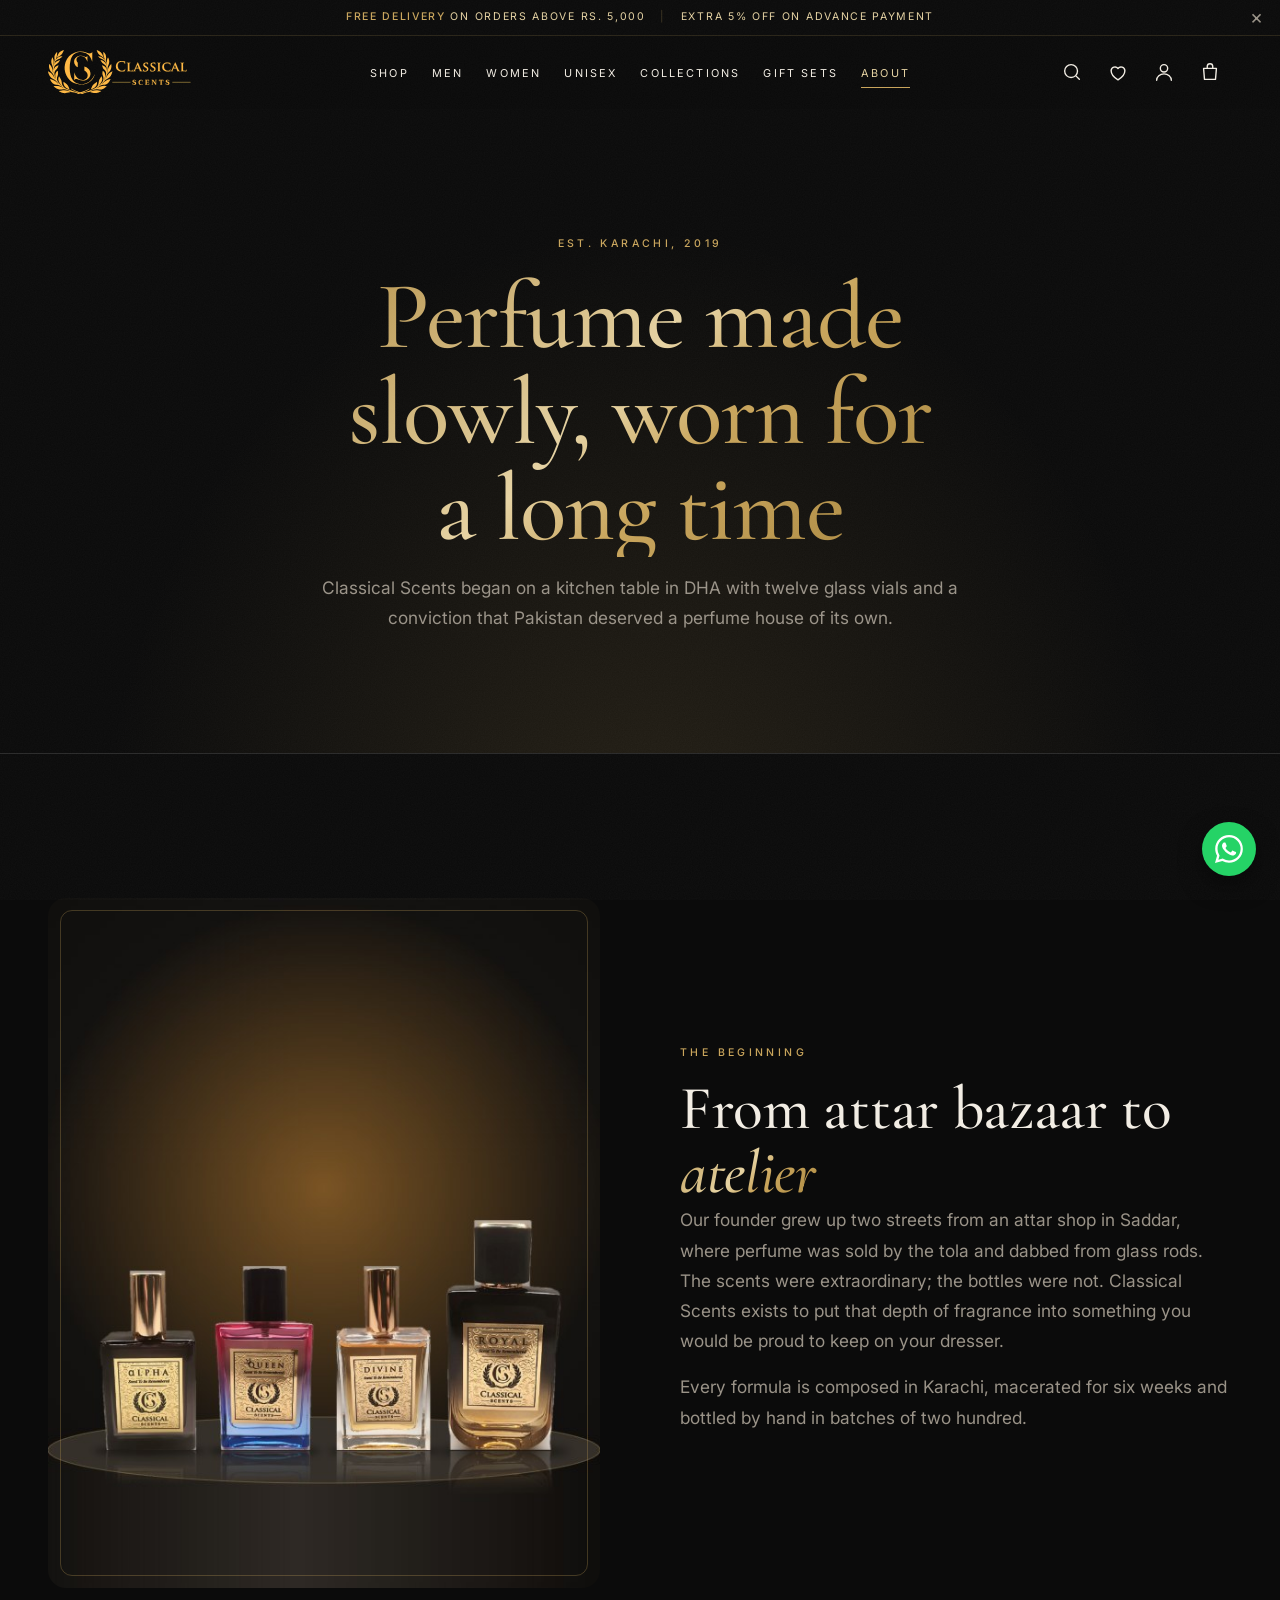
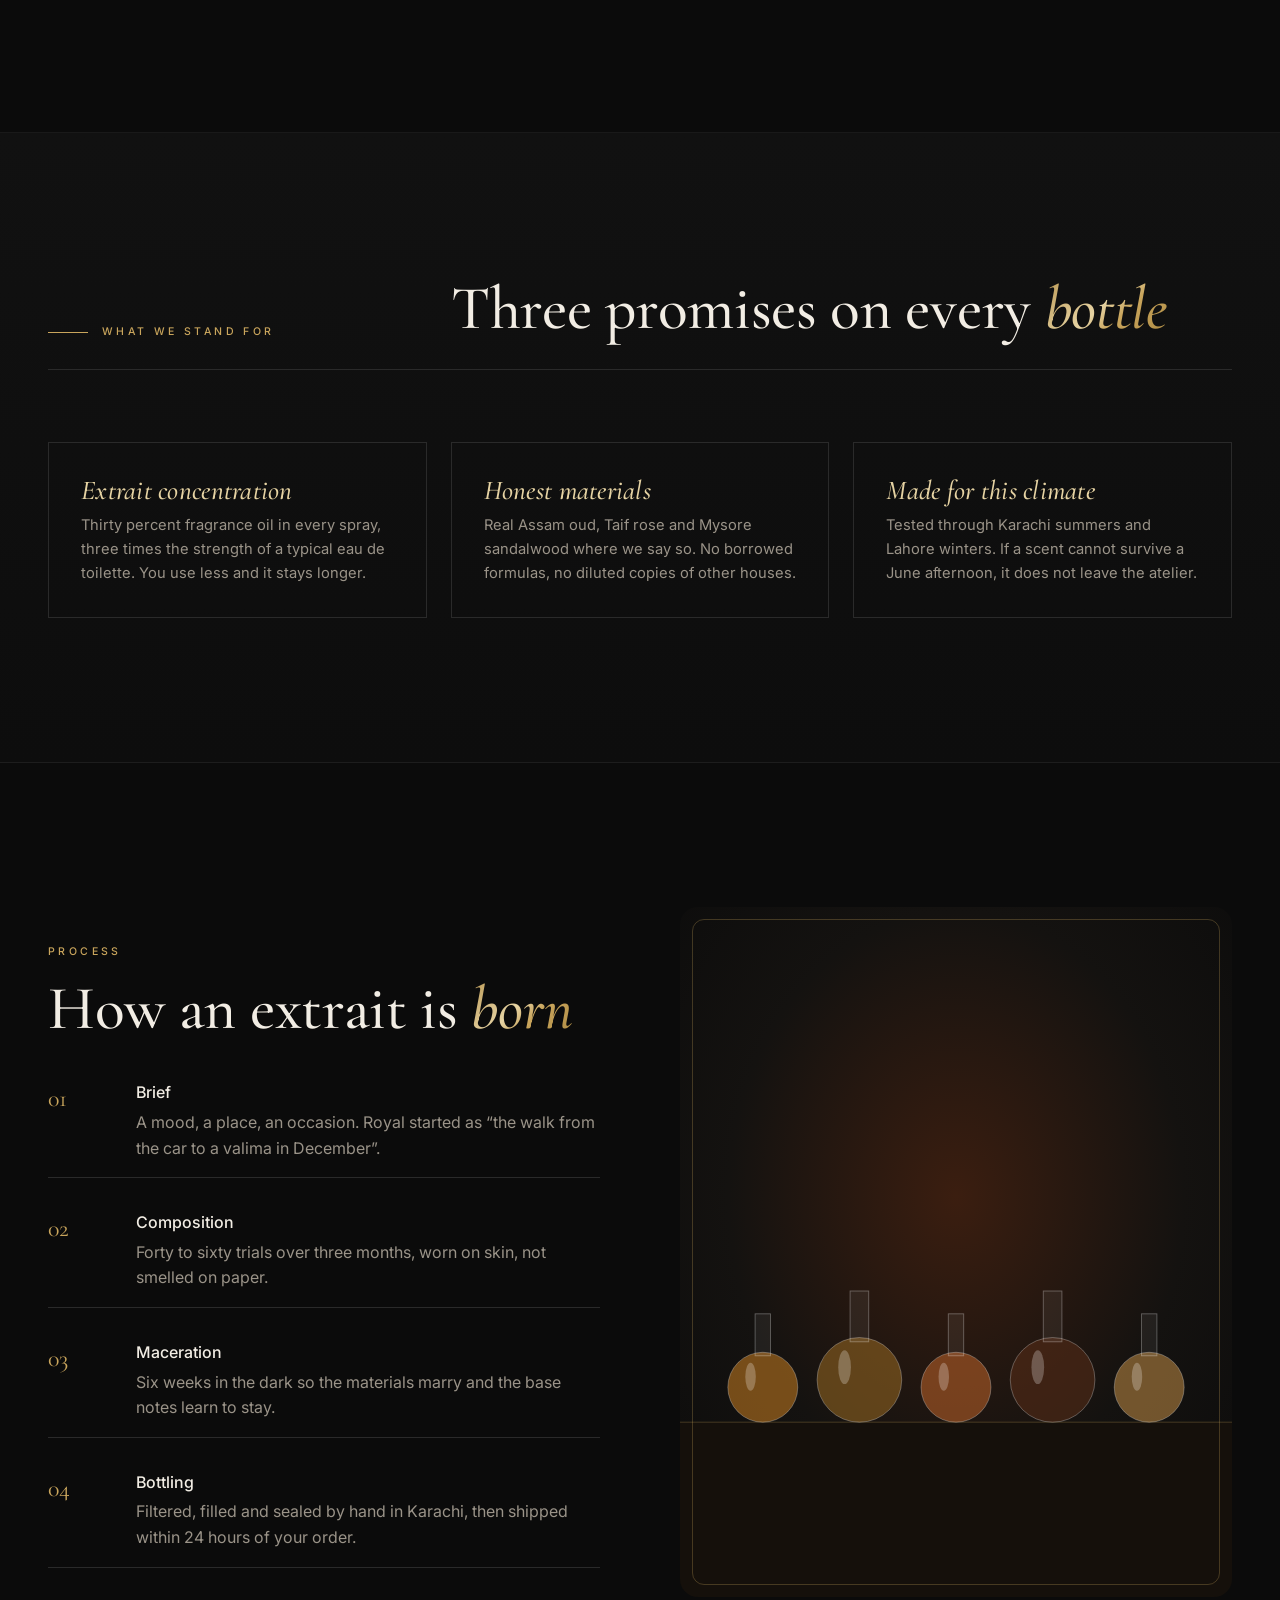
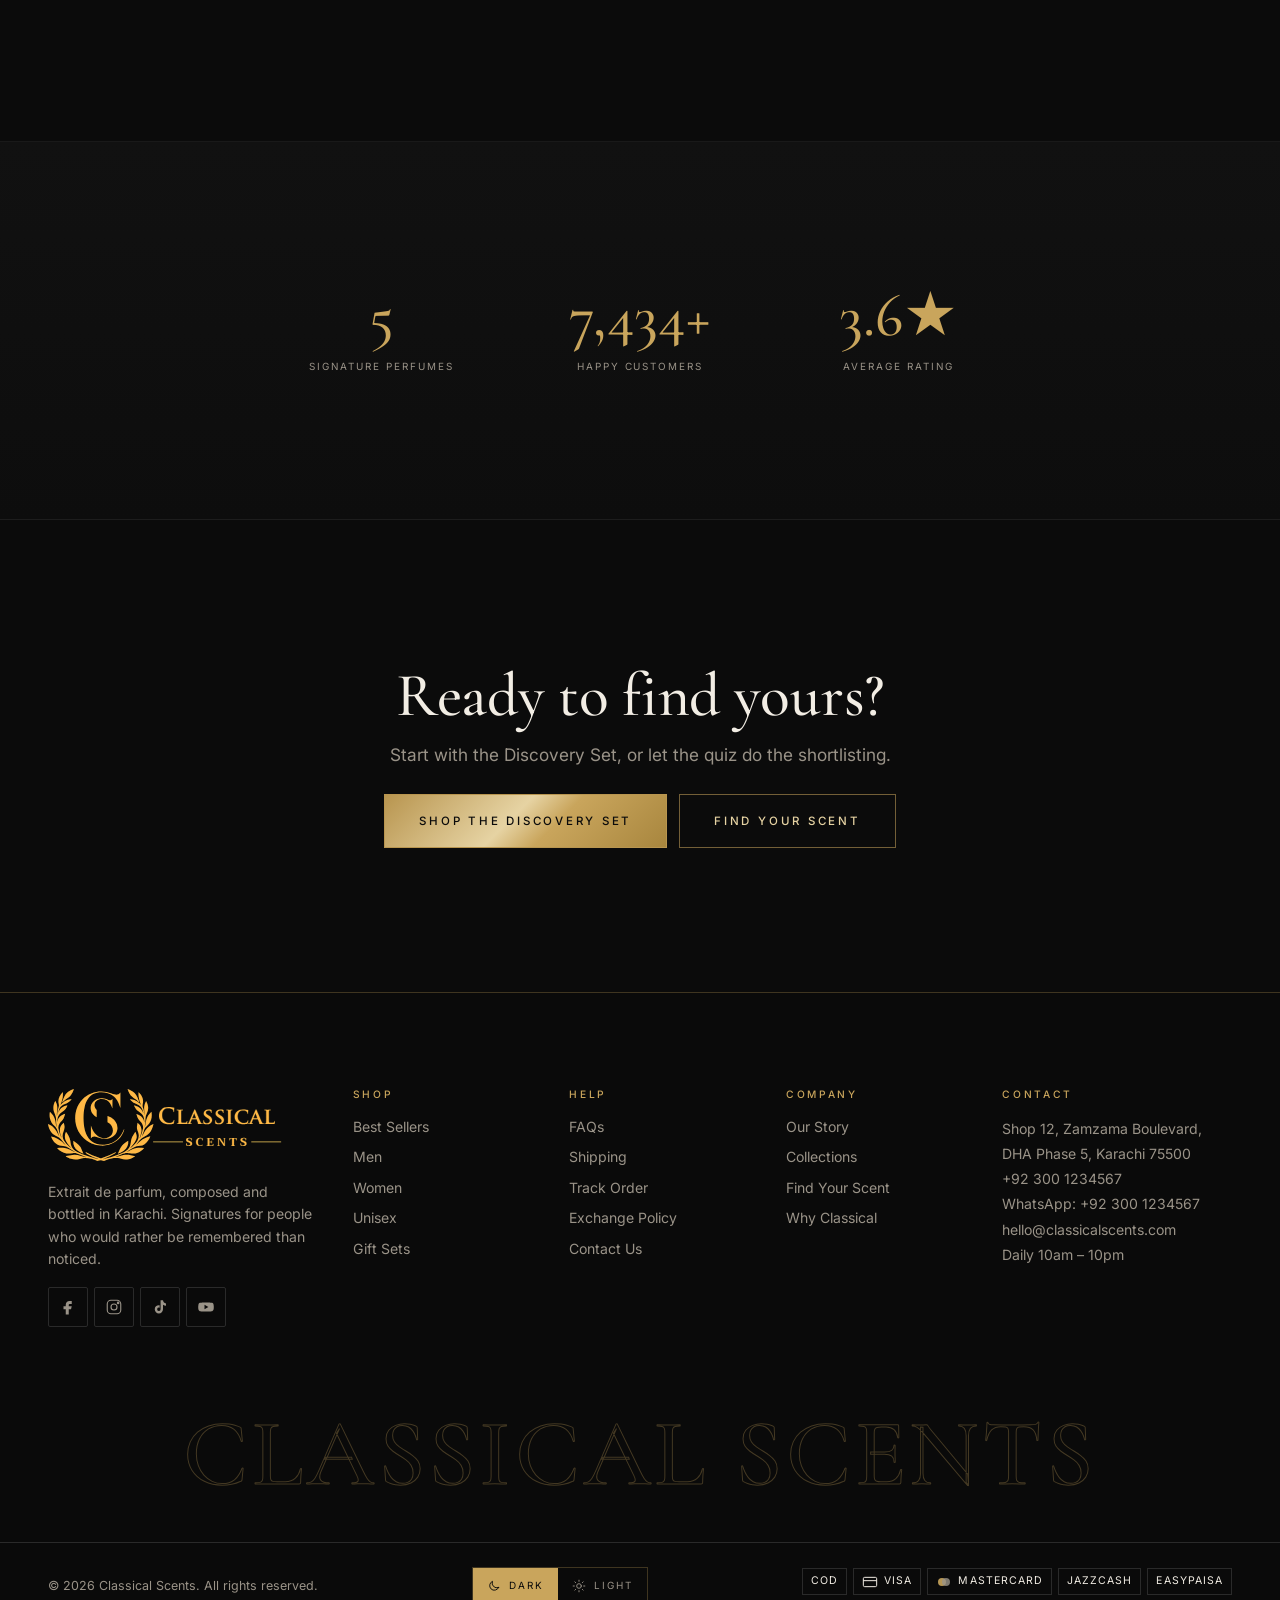
<file: about.html>
<!DOCTYPE html>
<html lang="en" class="no-js">
<head>
  <meta charset="utf-8">
  <meta name="viewport" content="width=device-width, initial-scale=1">
  <title>Our Story | Classical Scents, Karachi</title>
  <meta name="description" content="Classical Scents is a Karachi perfume house making extrait de parfum in small batches. Read how, and why, we compose the way we do.">
  <link rel="canonical" href="https://classicalscents.com/about.html">
  <meta name="theme-color" content="#0B0B0B">
  <script>try{if(JSON.parse(localStorage.getItem("cs_theme"))==="light"){document.documentElement.setAttribute("data-theme","light");document.querySelector('meta[name="theme-color"]').content="#F6F1E8"}}catch(e){}</script>
  <meta property="og:type" content="website">
  <meta property="og:site_name" content="Classical Scents">
  <meta property="og:title" content="Our Story | Classical Scents, Karachi">
  <meta property="og:description" content="A Karachi perfume house making extrait de parfum in small batches.">
  <meta property="og:url" content="https://classicalscents.com/about.html">
  <meta property="og:image" content="https://classicalscents.com/images/og-cover.png">
  <meta name="twitter:card" content="summary_large_image">
  <meta name="twitter:title" content="Our Story | Classical Scents, Karachi">
  <meta name="twitter:description" content="A Karachi perfume house making extrait de parfum in small batches.">
  <meta name="twitter:image" content="https://classicalscents.com/images/og-cover.png">
  <link rel="icon" type="image/svg+xml" href="images/favicon.svg">
  <link rel="preconnect" href="https://fonts.googleapis.com">
  <link rel="preconnect" href="https://fonts.gstatic.com" crossorigin>
  <link href="https://fonts.googleapis.com/css2?family=Cormorant+Garamond:ital,wght@0,500;0,600;1,500&family=Inter:wght@400;500;600;700&display=swap" rel="stylesheet">
  <link rel="stylesheet" href="css/style.css">
  <script src="js/products.js" defer></script>
  <script src="js/main.js" defer></script>
</head>
<body>
<a class="skip-link" href="#main">Skip to content</a>
<div class="announce" id="announce">
  <p><strong>Free delivery</strong> on orders above Rs. 5,000 <span class="announce__sep" aria-hidden="true">|</span> Extra 5% off on advance payment</p>
  <button class="announce__close" type="button" aria-label="Dismiss announcement">&times;</button>
</div>
<header class="header" id="header">
  <div class="container header__inner">
    <button class="icon-btn header__burger" type="button" aria-label="Open menu" aria-expanded="false" aria-controls="mobile-menu">
      <svg viewBox="0 0 24 24" aria-hidden="true"><path d="M3 7h18M3 12h18M3 17h18"/></svg>
    </button>
    <a class="logo" href="index.html" aria-label="Classical Scents home"><img src="images/logo.svg" width="159" height="44" alt="Classical Scents"></a>
    <nav class="nav" aria-label="Primary">
      <ul class="nav__list">
        <li><a href="shop.html">Shop</a></li>
        <li><a href="shop.html?gender=men">Men</a></li>
        <li><a href="shop.html?gender=women">Women</a></li>
        <li><a href="shop.html?gender=unisex">Unisex</a></li>
        <li><a href="collections.html">Collections</a></li>
        <li><a href="shop.html?collection=gift-sets">Gift Sets</a></li>
        <li><a href="about.html">About</a></li>
      </ul>
    </nav>
    <div class="header__icons">
      <button class="icon-btn" type="button" id="search-btn" aria-label="Search products" aria-haspopup="dialog">
        <svg viewBox="0 0 24 24" aria-hidden="true"><circle cx="11" cy="11" r="7"/><path d="m20 20-3.5-3.5"/></svg>
      </button>
      <a class="icon-btn" href="shop.html?wishlist=1" aria-label="Wishlist">
        <svg viewBox="0 0 24 24" aria-hidden="true"><path d="M12 20.5s-7.5-4.6-7.5-10A4.2 4.2 0 0 1 12 8.2a4.2 4.2 0 0 1 7.5 2.3c0 5.4-7.5 10-7.5 10z"/></svg>
        <span class="count" data-wish-count hidden>0</span>
      </a>
      <button class="icon-btn" type="button" id="account-btn" aria-label="Account" aria-haspopup="dialog">
        <svg viewBox="0 0 24 24" aria-hidden="true"><circle cx="12" cy="8" r="4"/><path d="M4 21c0-4 3.6-7 8-7s8 3 8 7"/></svg>
      </button>
      <button class="icon-btn" type="button" id="cart-btn" aria-label="Open cart" aria-haspopup="dialog" aria-controls="cart-drawer">
        <svg viewBox="0 0 24 24" aria-hidden="true"><path d="M5 8h14l-1 12H6L5 8z"/><path d="M9 8V6a3 3 0 0 1 6 0v2"/></svg>
        <span class="count" data-cart-count hidden>0</span>
      </button>
    </div>
  </div>
</header>
<div class="mobile-menu" id="mobile-menu" hidden>
  <div class="mobile-menu__top">
    <span class="logo"><img src="images/logo.svg" width="159" height="44" alt="Classical Scents"></span>
    <button class="icon-btn" type="button" id="menu-close" aria-label="Close menu"><svg viewBox="0 0 24 24" aria-hidden="true"><path d="M6 6l12 12M18 6 6 18"/></svg></button>
  </div>
  <nav aria-label="Mobile">
    <ul class="mobile-menu__list">
      <li><a href="shop.html">Shop All</a></li>
      <li><a href="shop.html?gender=men">Men</a></li>
      <li><a href="shop.html?gender=women">Women</a></li>
      <li><a href="shop.html?gender=unisex">Unisex</a></li>
      <li><a href="collections.html">Collections</a></li>
      <li><a href="shop.html?collection=gift-sets">Gift Sets</a></li>
      <li><a href="about.html">About</a></li>
      <li><a href="contact.html">Contact</a></li>
    </ul>
  </nav>
  <div class="mobile-menu__foot">
    <a href="cart.html">Cart</a>
    <a href="shop.html?wishlist=1">Wishlist</a>
    <a href="contact.html#track">Track Order</a>
    <a href="https://wa.me/923001234567" target="_blank" rel="noopener">WhatsApp</a>
  </div>
</div>
<main id="main">
  <section class="about-hero">
    <div class="container">
      <p class="eyebrow">Est. Karachi, 2019</p>
      <h1 class="gold-text">Perfume made slowly, worn for a long time</h1>
      <p class="lead" style="margin:16px auto 0">Classical Scents began on a kitchen table in DHA with twelve glass vials and a conviction that Pakistan deserved a perfume house of its own.</p>
    </div>
  </section>

  <section class="section">
    <div class="container story">
      <div class="story__media reveal"><img src="images/about-1.jpg" width="600" height="750" alt="Alpha, Queen, Divine and Royal bottles in a row" loading="lazy" decoding="async"></div>
      <div class="reveal">
        <p class="eyebrow">The Beginning</p>
        <h2>From attar bazaar to <em>atelier</em></h2>
        <p class="lead">Our founder grew up two streets from an attar shop in Saddar, where perfume was sold by the tola and dabbed from glass rods. The scents were extraordinary; the bottles were not. Classical Scents exists to put that depth of fragrance into something you would be proud to keep on your dresser.</p>
        <p class="lead">Every formula is composed in Karachi, macerated for six weeks and bottled by hand in batches of two hundred.</p>
      </div>
    </div>
  </section>

  <section class="section section--surface" id="values" aria-labelledby="values-title">
    <div class="container">
      <div class="section__head reveal">
        <p class="eyebrow">What we stand for</p>
        <h2 id="values-title">Three promises on every <em>bottle</em></h2>
      </div>
      <div class="values">
        <div class="value reveal"><h3>Extrait concentration</h3><p>Thirty percent fragrance oil in every spray, three times the strength of a typical eau de toilette. You use less and it stays longer.</p></div>
        <div class="value reveal"><h3>Honest materials</h3><p>Real Assam oud, Taif rose and Mysore sandalwood where we say so. No borrowed formulas, no diluted copies of other houses.</p></div>
        <div class="value reveal"><h3>Made for this climate</h3><p>Tested through Karachi summers and Lahore winters. If a scent cannot survive a June afternoon, it does not leave the atelier.</p></div>
      </div>
    </div>
  </section>

  <section class="section">
    <div class="container story">
      <div class="reveal">
        <p class="eyebrow">Process</p>
        <h2>How an extrait is <em>born</em></h2>
        <ol class="timeline" style="margin-top:24px">
          <li><span>01</span><div><strong>Brief</strong><p class="muted" style="margin:4px 0 0">A mood, a place, an occasion. Royal started as “the walk from the car to a valima in December”.</p></div></li>
          <li><span>02</span><div><strong>Composition</strong><p class="muted" style="margin:4px 0 0">Forty to sixty trials over three months, worn on skin, not smelled on paper.</p></div></li>
          <li><span>03</span><div><strong>Maceration</strong><p class="muted" style="margin:4px 0 0">Six weeks in the dark so the materials marry and the base notes learn to stay.</p></div></li>
          <li><span>04</span><div><strong>Bottling</strong><p class="muted" style="margin:4px 0 0">Filtered, filled and sealed by hand in Karachi, then shipped within 24 hours of your order.</p></div></li>
        </ol>
      </div>
      <div class="story__media reveal"><img src="images/about-2.svg" width="600" height="750" alt="Rows of amber maceration flasks on a dark shelf" loading="lazy" decoding="async"></div>
    </div>
  </section>

  <section class="section section--surface">
    <div class="container">
      <div class="stats reveal" style="border-top:0;padding-top:0;max-width:760px;margin:0 auto;text-align:center">
        <div class="stat"><span class="stat__n" data-count="7" data-suffix="">0</span><span class="stat__l">Signature Perfumes</span></div>
        <div class="stat"><span class="stat__n" data-count="10000" data-suffix="+">0</span><span class="stat__l">Happy Customers</span></div>
        <div class="stat"><span class="stat__n" data-count="4.8" data-decimals="1" data-suffix="★">0</span><span class="stat__l">Average Rating</span></div>
      </div>
    </div>
  </section>

  <section class="section text-center">
    <div class="container reveal">
      <h2>Ready to find yours?</h2>
      <p class="lead" style="margin:12px auto 24px">Start with the Discovery Set, or let the quiz do the shortlisting.</p>
      <div class="hero__cta" style="justify-content:center;display:flex;gap:12px;flex-wrap:wrap">
        <a class="btn btn--gold" href="shop.html?collection=gift-sets">Shop the Discovery Set</a>
        <a class="btn btn--outline" href="index.html#quiz">Find Your Scent</a>
      </div>
    </div>
  </section>
</main>
<footer class="footer">
  <div class="container footer__grid">
    <div class="footer__brand">
      <p class="logo logo--footer"><img src="images/logo.svg" width="260" height="72" alt="Classical Scents" loading="lazy"></p>
      <p>Extrait de parfum, composed and bottled in Karachi. Signatures for people who would rather be remembered than noticed.</p>
      <ul class="social" aria-label="Social media">
        <li><a class="icon-btn" href="https://facebook.com/classicalscents" target="_blank" rel="noopener" aria-label="Facebook"><svg viewBox="0 0 24 24" aria-hidden="true" style="fill:currentColor;stroke:none"><path d="M14 8h3V4h-3c-2.8 0-5 2.2-5 5v2H6v4h3v7h4v-7h3l1-4h-4V9c0-.6.4-1 1-1z"/></svg></a></li>
        <li><a class="icon-btn" href="https://instagram.com/classicalscents" target="_blank" rel="noopener" aria-label="Instagram"><svg viewBox="0 0 24 24" aria-hidden="true"><rect x="3" y="3" width="18" height="18" rx="5"/><circle cx="12" cy="12" r="4"/><circle cx="17.5" cy="6.5" r="1" style="fill:currentColor"/></svg></a></li>
        <li><a class="icon-btn" href="https://tiktok.com/@classicalscents" target="_blank" rel="noopener" aria-label="TikTok"><svg viewBox="0 0 24 24" aria-hidden="true" style="fill:currentColor;stroke:none"><path d="M16 3c.3 2.4 1.9 4 4 4.2v3.2c-1.5 0-2.9-.5-4-1.3V15a5.5 5.5 0 1 1-5.5-5.5c.3 0 .7 0 1 .1v3.3a2.3 2.3 0 1 0 1.3 2.1V3H16z"/></svg></a></li>
        <li><a class="icon-btn" href="https://youtube.com/@classicalscents" target="_blank" rel="noopener" aria-label="YouTube"><svg viewBox="0 0 24 24" aria-hidden="true" style="fill:currentColor;stroke:none"><path d="M22 8.2a2.6 2.6 0 0 0-1.8-1.8C18.6 6 12 6 12 6s-6.6 0-8.2.4A2.6 2.6 0 0 0 2 8.2 27 27 0 0 0 1.6 12c0 1.3.1 2.6.4 3.8a2.6 2.6 0 0 0 1.8 1.8c1.6.4 8.2.4 8.2.4s6.6 0 8.2-.4a2.6 2.6 0 0 0 1.8-1.8c.3-1.2.4-2.5.4-3.8s-.1-2.6-.4-3.8zM10 15V9l5.2 3L10 15z"/></svg></a></li>
      </ul>
    </div>
    <nav aria-label="Shop links">
      <h2 class="footer__h">Shop</h2>
      <ul>
        <li><a href="shop.html?sort=rating">Best Sellers</a></li>
        <li><a href="shop.html?gender=men">Men</a></li>
        <li><a href="shop.html?gender=women">Women</a></li>
        <li><a href="shop.html?gender=unisex">Unisex</a></li>
        <li><a href="shop.html?collection=gift-sets">Gift Sets</a></li>
      </ul>
    </nav>
    <nav aria-label="Help links">
      <h2 class="footer__h">Help</h2>
      <ul>
        <li><a href="contact.html#faqs">FAQs</a></li>
        <li><a href="contact.html#shipping">Shipping</a></li>
        <li><a href="contact.html#track">Track Order</a></li>
        <li><a href="contact.html#exchange">Exchange Policy</a></li>
        <li><a href="contact.html">Contact Us</a></li>
      </ul>
    </nav>
    <nav aria-label="Company links">
      <h2 class="footer__h">Company</h2>
      <ul>
        <li><a href="about.html">Our Story</a></li>
        <li><a href="collections.html">Collections</a></li>
        <li><a href="index.html#quiz">Find Your Scent</a></li>
        <li><a href="about.html#values">Why Classical</a></li>
      </ul>
    </nav>
    <div>
      <h2 class="footer__h">Contact</h2>
      <address>
        Shop 12, Zamzama Boulevard,<br>DHA Phase 5, Karachi 75500<br>
        <a href="tel:+923001234567">+92 300 1234567</a><br>
        <a href="https://wa.me/923001234567" target="_blank" rel="noopener">WhatsApp: +92 300 1234567</a><br>
        <a href="mailto:hello@classicalscents.com">hello@classicalscents.com</a><br>
        Daily 10am – 10pm
      </address>
    </div>
  </div>
  <p class="footer__mark" aria-hidden="true">Classical Scents</p>
  <div class="container footer__bottom">
    <p>&copy; 2026 Classical Scents. All rights reserved.</p>
    <div class="theme-switch" role="group" aria-label="Colour theme">
      <button type="button" data-theme-set="dark" aria-pressed="true"><svg viewBox="0 0 24 24" aria-hidden="true"><path d="M20 14.5A8 8 0 0 1 9.5 4a8 8 0 1 0 10.5 10.5z"/></svg>Dark</button>
      <button type="button" data-theme-set="light" aria-pressed="false"><svg viewBox="0 0 24 24" aria-hidden="true"><circle cx="12" cy="12" r="4"/><path d="M12 2v2M12 20v2M2 12h2M20 12h2M4.9 4.9l1.4 1.4M17.7 17.7l1.4 1.4M4.9 19.1l1.4-1.4M17.7 6.3l1.4-1.4"/></svg>Light</button>
    </div>
    <ul class="payments" aria-label="Accepted payment methods">
      <li>COD</li>
      <li><svg viewBox="0 0 24 24" aria-hidden="true"><rect x="2" y="5" width="20" height="14" rx="2" fill="none" stroke="currentColor" stroke-width="1.5"/><path d="M2 10h20" stroke="currentColor" stroke-width="1.5"/></svg>Visa</li>
      <li><svg viewBox="0 0 24 24" aria-hidden="true"><circle cx="9" cy="12" r="6" fill="#C9A55C" opacity=".9"/><circle cx="15" cy="12" r="6" fill="#9A9388" opacity=".8"/></svg>Mastercard</li>
      <li>JazzCash</li>
      <li>Easypaisa</li>
    </ul>
  </div>
</footer>

<a class="wa-float" href="https://wa.me/923001234567?text=Assalam%20o%20Alaikum%2C%20I%20have%20a%20question%20about%20Classical%20Scents." target="_blank" rel="noopener" aria-label="Chat with us on WhatsApp">
  <svg viewBox="0 0 24 24" aria-hidden="true"><path d="M17.47 14.38c-.3-.15-1.76-.87-2.03-.97-.27-.1-.47-.15-.67.15-.2.3-.77.97-.94 1.17-.17.2-.35.22-.64.07-.3-.15-1.26-.46-2.39-1.48-.88-.79-1.48-1.76-1.65-2.06-.17-.3-.02-.46.13-.61.13-.13.3-.35.45-.52.15-.17.2-.3.3-.5.1-.2.05-.37-.03-.52-.07-.15-.67-1.61-.91-2.21-.24-.58-.49-.5-.67-.51h-.57c-.2 0-.52.07-.79.37-.27.3-1.04 1.02-1.04 2.48s1.07 2.88 1.21 3.08c.15.2 2.1 3.2 5.08 4.49.71.31 1.26.49 1.69.63.71.23 1.36.2 1.87.12.57-.09 1.76-.72 2.01-1.41.25-.69.25-1.29.17-1.41-.07-.12-.27-.2-.57-.35M12.05 21.78h-.01a9.87 9.87 0 0 1-5.03-1.38l-.36-.21-3.74.98 1-3.65-.24-.37a9.86 9.86 0 0 1-1.51-5.26c0-5.45 4.44-9.88 9.9-9.88 2.64 0 5.12 1.03 6.99 2.9a9.82 9.82 0 0 1 2.89 6.99c0 5.45-4.44 9.88-9.89 9.88m8.41-18.3A11.82 11.82 0 0 0 12.05 0C5.5 0 .16 5.33.16 11.89c0 2.1.55 4.14 1.59 5.95L0 24l6.3-1.65a11.88 11.88 0 0 0 5.68 1.45h.01c6.55 0 11.89-5.33 11.89-11.89 0-3.18-1.24-6.16-3.49-8.41"/></svg>
</a>

<div class="overlay search" id="search-overlay" hidden role="dialog" aria-modal="true" aria-label="Search products">
  <div class="search__box">
    <div class="search__top">
      <label class="sr-only" for="search-input">Search fragrances</label>
      <input class="search__input" id="search-input" type="search" placeholder="Search by name or note…" autocomplete="off">
      <button class="icon-btn" type="button" id="search-close" aria-label="Close search"><svg viewBox="0 0 24 24" aria-hidden="true"><path d="M6 6l12 12M18 6 6 18"/></svg></button>
    </div>
    <p class="search__hint">Try “oud”, “rose”, “amber” or “vanilla”. Press Enter to open the first match.</p>
    <div class="search__results" id="search-results" aria-live="polite"></div>
  </div>
</div>

<div class="drawer-backdrop" id="drawer-backdrop"></div>
<aside class="drawer" id="cart-drawer" role="dialog" aria-modal="true" aria-labelledby="drawer-title" aria-hidden="true">
  <div class="drawer__head">
    <h2 id="drawer-title">Your Cart</h2>
    <button class="icon-btn" type="button" data-close-drawer aria-label="Close cart"><svg viewBox="0 0 24 24" aria-hidden="true"><path d="M6 6l12 12M18 6 6 18"/></svg></button>
  </div>
  <div class="drawer__body">
    <div class="ship-bar"><p data-ship-text></p><div class="ship-bar__track"><div class="ship-bar__fill" data-ship-fill></div></div></div>
    <div data-cart-lines></div>
  </div>
  <div class="drawer__foot">
    <div class="totals"><div class="grand"><span>Subtotal</span><span data-subtotal>Rs. 0</span></div></div>
    <p class="muted" style="font-size:.78rem;margin:8px 0 12px">Delivery calculated at checkout. COD available nationwide.</p>
    <div style="display:grid;gap:8px">
      <button class="btn btn--gold btn--block" type="button" data-checkout>Checkout</button>
      <a class="btn btn--outline btn--block" href="cart.html">View Cart</a>
    </div>
  </div>
</aside>

<div class="overlay modal" id="modal" hidden>
  <div class="modal__box" role="dialog" aria-modal="true" aria-label="Product details">
    <button class="icon-btn modal__close" type="button" aria-label="Close"><svg viewBox="0 0 24 24" aria-hidden="true"><path d="M6 6l12 12M18 6 6 18"/></svg></button>
    <div class="modal__content"></div>
  </div>
</div>

<dialog class="dialog" id="account-dialog" aria-labelledby="account-title">
  <h2 id="account-title">Your Account</h2>
  <p>Accounts and order history are coming soon. Until then, every order is confirmed on WhatsApp and you can track it from the Contact page.</p>
  <a class="btn btn--gold btn--block" href="contact.html#track">Track an Order</a>
  <button class="btn btn--outline btn--block" type="button" data-close-dialog>Close</button>
</dialog>

<div class="toast" id="toast" role="status" aria-live="polite"></div>
</body>
</html>
</file>
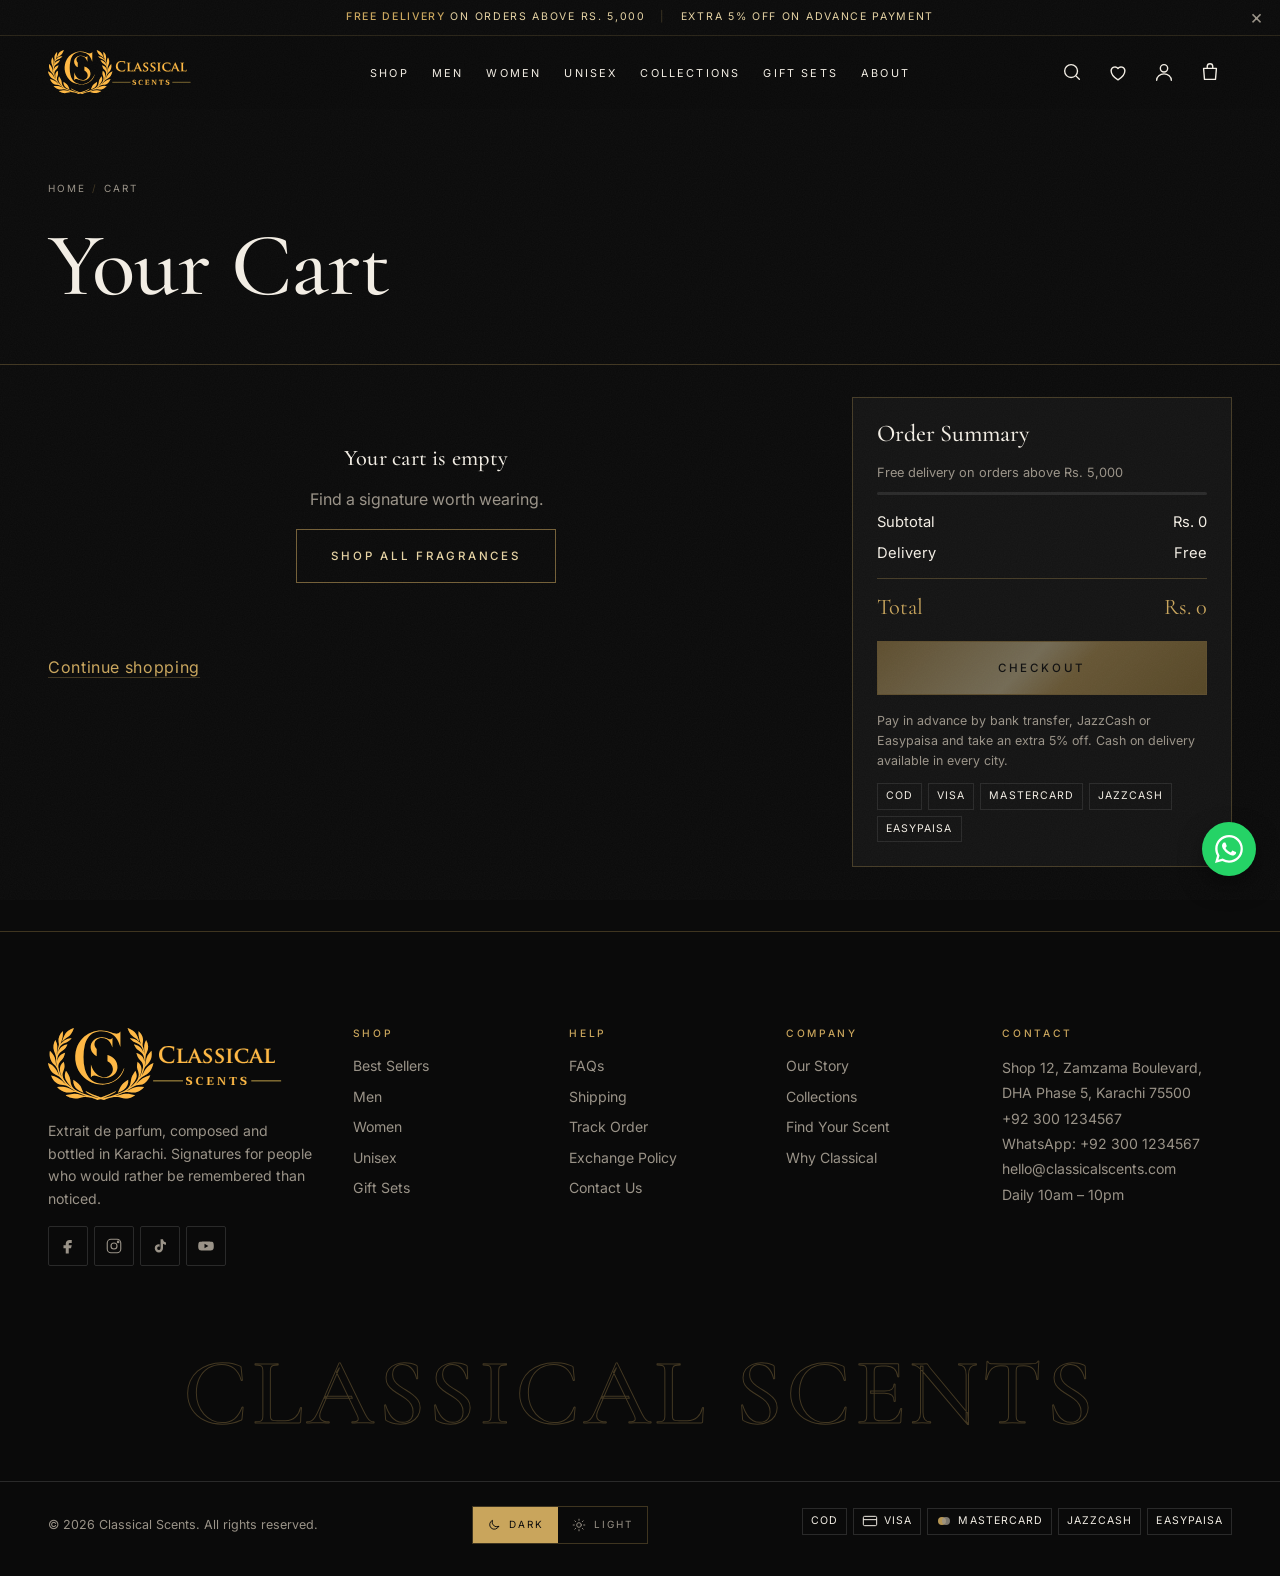
<file: cart.html>
<!DOCTYPE html>
<html lang="en" class="no-js">
<head>
  <meta charset="utf-8">
  <meta name="viewport" content="width=device-width, initial-scale=1">
  <title>Your Cart | Classical Scents</title>
  <meta name="description" content="Review your Classical Scents order. Free delivery over Rs. 5,000, cash on delivery, JazzCash and Easypaisa accepted across Pakistan.">
  <link rel="canonical" href="https://classicalscents.com/cart.html">
  <meta name="robots" content="noindex, follow">
  <meta name="theme-color" content="#0B0B0B">
  <script>try{if(JSON.parse(localStorage.getItem("cs_theme"))==="light"){document.documentElement.setAttribute("data-theme","light");document.querySelector('meta[name="theme-color"]').content="#F6F1E8"}}catch(e){}</script>
  <meta property="og:type" content="website">
  <meta property="og:site_name" content="Classical Scents">
  <meta property="og:title" content="Your Cart | Classical Scents">
  <meta property="og:description" content="Review your Classical Scents order.">
  <meta property="og:url" content="https://classicalscents.com/cart.html">
  <meta property="og:image" content="https://classicalscents.com/images/og-cover.png">
  <meta name="twitter:card" content="summary_large_image">
  <meta name="twitter:title" content="Your Cart | Classical Scents">
  <meta name="twitter:description" content="Review your Classical Scents order.">
  <meta name="twitter:image" content="https://classicalscents.com/images/og-cover.png">
  <link rel="icon" type="image/svg+xml" href="images/favicon.svg">
  <link rel="preconnect" href="https://fonts.googleapis.com">
  <link rel="preconnect" href="https://fonts.gstatic.com" crossorigin>
  <link href="https://fonts.googleapis.com/css2?family=Cormorant+Garamond:ital,wght@0,500;0,600;1,500&family=Inter:wght@400;500;600;700&display=swap" rel="stylesheet">
  <link rel="stylesheet" href="css/style.css">
  <script src="js/products.js" defer></script>
  <script src="js/main.js" defer></script>
</head>
<body>
<a class="skip-link" href="#main">Skip to content</a>
<div class="announce" id="announce">
  <p><strong>Free delivery</strong> on orders above Rs. 5,000 <span class="announce__sep" aria-hidden="true">|</span> Extra 5% off on advance payment</p>
  <button class="announce__close" type="button" aria-label="Dismiss announcement">&times;</button>
</div>
<header class="header" id="header">
  <div class="container header__inner">
    <button class="icon-btn header__burger" type="button" aria-label="Open menu" aria-expanded="false" aria-controls="mobile-menu">
      <svg viewBox="0 0 24 24" aria-hidden="true"><path d="M3 7h18M3 12h18M3 17h18"/></svg>
    </button>
    <a class="logo" href="index.html" aria-label="Classical Scents home"><img src="images/logo.svg" width="159" height="44" alt="Classical Scents"></a>
    <nav class="nav" aria-label="Primary">
      <ul class="nav__list">
        <li><a href="shop.html">Shop</a></li>
        <li><a href="shop.html?gender=men">Men</a></li>
        <li><a href="shop.html?gender=women">Women</a></li>
        <li><a href="shop.html?gender=unisex">Unisex</a></li>
        <li><a href="collections.html">Collections</a></li>
        <li><a href="shop.html?collection=gift-sets">Gift Sets</a></li>
        <li><a href="about.html">About</a></li>
      </ul>
    </nav>
    <div class="header__icons">
      <button class="icon-btn" type="button" id="search-btn" aria-label="Search products" aria-haspopup="dialog">
        <svg viewBox="0 0 24 24" aria-hidden="true"><circle cx="11" cy="11" r="7"/><path d="m20 20-3.5-3.5"/></svg>
      </button>
      <a class="icon-btn" href="shop.html?wishlist=1" aria-label="Wishlist">
        <svg viewBox="0 0 24 24" aria-hidden="true"><path d="M12 20.5s-7.5-4.6-7.5-10A4.2 4.2 0 0 1 12 8.2a4.2 4.2 0 0 1 7.5 2.3c0 5.4-7.5 10-7.5 10z"/></svg>
        <span class="count" data-wish-count hidden>0</span>
      </a>
      <button class="icon-btn" type="button" id="account-btn" aria-label="Account" aria-haspopup="dialog">
        <svg viewBox="0 0 24 24" aria-hidden="true"><circle cx="12" cy="8" r="4"/><path d="M4 21c0-4 3.6-7 8-7s8 3 8 7"/></svg>
      </button>
      <button class="icon-btn" type="button" id="cart-btn" aria-label="Open cart" aria-haspopup="dialog" aria-controls="cart-drawer">
        <svg viewBox="0 0 24 24" aria-hidden="true"><path d="M5 8h14l-1 12H6L5 8z"/><path d="M9 8V6a3 3 0 0 1 6 0v2"/></svg>
        <span class="count" data-cart-count hidden>0</span>
      </button>
    </div>
  </div>
</header>
<div class="mobile-menu" id="mobile-menu" hidden>
  <div class="mobile-menu__top">
    <span class="logo"><img src="images/logo.svg" width="159" height="44" alt="Classical Scents"></span>
    <button class="icon-btn" type="button" id="menu-close" aria-label="Close menu"><svg viewBox="0 0 24 24" aria-hidden="true"><path d="M6 6l12 12M18 6 6 18"/></svg></button>
  </div>
  <nav aria-label="Mobile">
    <ul class="mobile-menu__list">
      <li><a href="shop.html">Shop All</a></li>
      <li><a href="shop.html?gender=men">Men</a></li>
      <li><a href="shop.html?gender=women">Women</a></li>
      <li><a href="shop.html?gender=unisex">Unisex</a></li>
      <li><a href="collections.html">Collections</a></li>
      <li><a href="shop.html?collection=gift-sets">Gift Sets</a></li>
      <li><a href="about.html">About</a></li>
      <li><a href="contact.html">Contact</a></li>
    </ul>
  </nav>
  <div class="mobile-menu__foot">
    <a href="cart.html">Cart</a>
    <a href="shop.html?wishlist=1">Wishlist</a>
    <a href="contact.html#track">Track Order</a>
    <a href="https://wa.me/923001234567" target="_blank" rel="noopener">WhatsApp</a>
  </div>
</div>
<main id="main">
  <div class="container page-hero">
    <ol class="breadcrumb" aria-label="Breadcrumb">
      <li><a href="index.html">Home</a></li>
      <li aria-current="page">Cart</li>
    </ol>
    <h1>Your Cart</h1>
  </div>
  <div class="container cart-page">
    <section aria-label="Cart items">
      <div data-cart-lines><noscript><p class="muted">Enable JavaScript to use the cart, or order directly on <a class="link" href="https://wa.me/923001234567">WhatsApp</a>.</p></noscript></div>
      <p style="margin-top:24px"><a class="link" href="shop.html">Continue shopping</a></p>
    </section>
    <aside class="summary" aria-labelledby="summary-title">
      <h2 id="summary-title">Order Summary</h2>
      <div class="ship-bar"><p data-ship-text></p><div class="ship-bar__track"><div class="ship-bar__fill" data-ship-fill></div></div></div>
      <div class="totals">
        <div><span>Subtotal</span><span data-subtotal>Rs. 0</span></div>
        <div><span>Delivery</span><span data-shipping>Free</span></div>
        <div class="grand"><span>Total</span><span data-total>Rs. 0</span></div>
      </div>
      <button class="btn btn--gold btn--block" type="button" data-checkout>Checkout</button>
      <p class="summary__note">Pay in advance by bank transfer, JazzCash or Easypaisa and take an extra 5% off. Cash on delivery available in every city.</p>
      <ul class="payments" style="margin-top:12px" aria-label="Accepted payment methods"><li>COD</li><li>Visa</li><li>Mastercard</li><li>JazzCash</li><li>Easypaisa</li></ul>
    </aside>
  </div>
</main>
<footer class="footer">
  <div class="container footer__grid">
    <div class="footer__brand">
      <p class="logo logo--footer"><img src="images/logo.svg" width="260" height="72" alt="Classical Scents" loading="lazy"></p>
      <p>Extrait de parfum, composed and bottled in Karachi. Signatures for people who would rather be remembered than noticed.</p>
      <ul class="social" aria-label="Social media">
        <li><a class="icon-btn" href="https://facebook.com/classicalscents" target="_blank" rel="noopener" aria-label="Facebook"><svg viewBox="0 0 24 24" aria-hidden="true" style="fill:currentColor;stroke:none"><path d="M14 8h3V4h-3c-2.8 0-5 2.2-5 5v2H6v4h3v7h4v-7h3l1-4h-4V9c0-.6.4-1 1-1z"/></svg></a></li>
        <li><a class="icon-btn" href="https://instagram.com/classicalscents" target="_blank" rel="noopener" aria-label="Instagram"><svg viewBox="0 0 24 24" aria-hidden="true"><rect x="3" y="3" width="18" height="18" rx="5"/><circle cx="12" cy="12" r="4"/><circle cx="17.5" cy="6.5" r="1" style="fill:currentColor"/></svg></a></li>
        <li><a class="icon-btn" href="https://tiktok.com/@classicalscents" target="_blank" rel="noopener" aria-label="TikTok"><svg viewBox="0 0 24 24" aria-hidden="true" style="fill:currentColor;stroke:none"><path d="M16 3c.3 2.4 1.9 4 4 4.2v3.2c-1.5 0-2.9-.5-4-1.3V15a5.5 5.5 0 1 1-5.5-5.5c.3 0 .7 0 1 .1v3.3a2.3 2.3 0 1 0 1.3 2.1V3H16z"/></svg></a></li>
        <li><a class="icon-btn" href="https://youtube.com/@classicalscents" target="_blank" rel="noopener" aria-label="YouTube"><svg viewBox="0 0 24 24" aria-hidden="true" style="fill:currentColor;stroke:none"><path d="M22 8.2a2.6 2.6 0 0 0-1.8-1.8C18.6 6 12 6 12 6s-6.6 0-8.2.4A2.6 2.6 0 0 0 2 8.2 27 27 0 0 0 1.6 12c0 1.3.1 2.6.4 3.8a2.6 2.6 0 0 0 1.8 1.8c1.6.4 8.2.4 8.2.4s6.6 0 8.2-.4a2.6 2.6 0 0 0 1.8-1.8c.3-1.2.4-2.5.4-3.8s-.1-2.6-.4-3.8zM10 15V9l5.2 3L10 15z"/></svg></a></li>
      </ul>
    </div>
    <nav aria-label="Shop links">
      <h2 class="footer__h">Shop</h2>
      <ul>
        <li><a href="shop.html?sort=rating">Best Sellers</a></li>
        <li><a href="shop.html?gender=men">Men</a></li>
        <li><a href="shop.html?gender=women">Women</a></li>
        <li><a href="shop.html?gender=unisex">Unisex</a></li>
        <li><a href="shop.html?collection=gift-sets">Gift Sets</a></li>
      </ul>
    </nav>
    <nav aria-label="Help links">
      <h2 class="footer__h">Help</h2>
      <ul>
        <li><a href="contact.html#faqs">FAQs</a></li>
        <li><a href="contact.html#shipping">Shipping</a></li>
        <li><a href="contact.html#track">Track Order</a></li>
        <li><a href="contact.html#exchange">Exchange Policy</a></li>
        <li><a href="contact.html">Contact Us</a></li>
      </ul>
    </nav>
    <nav aria-label="Company links">
      <h2 class="footer__h">Company</h2>
      <ul>
        <li><a href="about.html">Our Story</a></li>
        <li><a href="collections.html">Collections</a></li>
        <li><a href="index.html#quiz">Find Your Scent</a></li>
        <li><a href="about.html#values">Why Classical</a></li>
      </ul>
    </nav>
    <div>
      <h2 class="footer__h">Contact</h2>
      <address>
        Shop 12, Zamzama Boulevard,<br>DHA Phase 5, Karachi 75500<br>
        <a href="tel:+923001234567">+92 300 1234567</a><br>
        <a href="https://wa.me/923001234567" target="_blank" rel="noopener">WhatsApp: +92 300 1234567</a><br>
        <a href="mailto:hello@classicalscents.com">hello@classicalscents.com</a><br>
        Daily 10am – 10pm
      </address>
    </div>
  </div>
  <p class="footer__mark" aria-hidden="true">Classical Scents</p>
  <div class="container footer__bottom">
    <p>&copy; 2026 Classical Scents. All rights reserved.</p>
    <div class="theme-switch" role="group" aria-label="Colour theme">
      <button type="button" data-theme-set="dark" aria-pressed="true"><svg viewBox="0 0 24 24" aria-hidden="true"><path d="M20 14.5A8 8 0 0 1 9.5 4a8 8 0 1 0 10.5 10.5z"/></svg>Dark</button>
      <button type="button" data-theme-set="light" aria-pressed="false"><svg viewBox="0 0 24 24" aria-hidden="true"><circle cx="12" cy="12" r="4"/><path d="M12 2v2M12 20v2M2 12h2M20 12h2M4.9 4.9l1.4 1.4M17.7 17.7l1.4 1.4M4.9 19.1l1.4-1.4M17.7 6.3l1.4-1.4"/></svg>Light</button>
    </div>
    <ul class="payments" aria-label="Accepted payment methods">
      <li>COD</li>
      <li><svg viewBox="0 0 24 24" aria-hidden="true"><rect x="2" y="5" width="20" height="14" rx="2" fill="none" stroke="currentColor" stroke-width="1.5"/><path d="M2 10h20" stroke="currentColor" stroke-width="1.5"/></svg>Visa</li>
      <li><svg viewBox="0 0 24 24" aria-hidden="true"><circle cx="9" cy="12" r="6" fill="#C9A55C" opacity=".9"/><circle cx="15" cy="12" r="6" fill="#9A9388" opacity=".8"/></svg>Mastercard</li>
      <li>JazzCash</li>
      <li>Easypaisa</li>
    </ul>
  </div>
</footer>

<a class="wa-float" href="https://wa.me/923001234567?text=Assalam%20o%20Alaikum%2C%20I%20have%20a%20question%20about%20Classical%20Scents." target="_blank" rel="noopener" aria-label="Chat with us on WhatsApp">
  <svg viewBox="0 0 24 24" aria-hidden="true"><path d="M17.47 14.38c-.3-.15-1.76-.87-2.03-.97-.27-.1-.47-.15-.67.15-.2.3-.77.97-.94 1.17-.17.2-.35.22-.64.07-.3-.15-1.26-.46-2.39-1.48-.88-.79-1.48-1.76-1.65-2.06-.17-.3-.02-.46.13-.61.13-.13.3-.35.45-.52.15-.17.2-.3.3-.5.1-.2.05-.37-.03-.52-.07-.15-.67-1.61-.91-2.21-.24-.58-.49-.5-.67-.51h-.57c-.2 0-.52.07-.79.37-.27.3-1.04 1.02-1.04 2.48s1.07 2.88 1.21 3.08c.15.2 2.1 3.2 5.08 4.49.71.31 1.26.49 1.69.63.71.23 1.36.2 1.87.12.57-.09 1.76-.72 2.01-1.41.25-.69.25-1.29.17-1.41-.07-.12-.27-.2-.57-.35M12.05 21.78h-.01a9.87 9.87 0 0 1-5.03-1.38l-.36-.21-3.74.98 1-3.65-.24-.37a9.86 9.86 0 0 1-1.51-5.26c0-5.45 4.44-9.88 9.9-9.88 2.64 0 5.12 1.03 6.99 2.9a9.82 9.82 0 0 1 2.89 6.99c0 5.45-4.44 9.88-9.89 9.88m8.41-18.3A11.82 11.82 0 0 0 12.05 0C5.5 0 .16 5.33.16 11.89c0 2.1.55 4.14 1.59 5.95L0 24l6.3-1.65a11.88 11.88 0 0 0 5.68 1.45h.01c6.55 0 11.89-5.33 11.89-11.89 0-3.18-1.24-6.16-3.49-8.41"/></svg>
</a>

<div class="overlay search" id="search-overlay" hidden role="dialog" aria-modal="true" aria-label="Search products">
  <div class="search__box">
    <div class="search__top">
      <label class="sr-only" for="search-input">Search fragrances</label>
      <input class="search__input" id="search-input" type="search" placeholder="Search by name or note…" autocomplete="off">
      <button class="icon-btn" type="button" id="search-close" aria-label="Close search"><svg viewBox="0 0 24 24" aria-hidden="true"><path d="M6 6l12 12M18 6 6 18"/></svg></button>
    </div>
    <p class="search__hint">Try “oud”, “rose”, “amber” or “vanilla”. Press Enter to open the first match.</p>
    <div class="search__results" id="search-results" aria-live="polite"></div>
  </div>
</div>

<div class="drawer-backdrop" id="drawer-backdrop"></div>
<aside class="drawer" id="cart-drawer" role="dialog" aria-modal="true" aria-labelledby="drawer-title" aria-hidden="true">
  <div class="drawer__head">
    <h2 id="drawer-title">Your Cart</h2>
    <button class="icon-btn" type="button" data-close-drawer aria-label="Close cart"><svg viewBox="0 0 24 24" aria-hidden="true"><path d="M6 6l12 12M18 6 6 18"/></svg></button>
  </div>
  <div class="drawer__body">
    <div class="ship-bar"><p data-ship-text></p><div class="ship-bar__track"><div class="ship-bar__fill" data-ship-fill></div></div></div>
    <div data-cart-lines></div>
  </div>
  <div class="drawer__foot">
    <div class="totals"><div class="grand"><span>Subtotal</span><span data-subtotal>Rs. 0</span></div></div>
    <p class="muted" style="font-size:.78rem;margin:8px 0 12px">Delivery calculated at checkout. COD available nationwide.</p>
    <div style="display:grid;gap:8px">
      <button class="btn btn--gold btn--block" type="button" data-checkout>Checkout</button>
      <a class="btn btn--outline btn--block" href="cart.html">View Cart</a>
    </div>
  </div>
</aside>

<div class="overlay modal" id="modal" hidden>
  <div class="modal__box" role="dialog" aria-modal="true" aria-label="Product details">
    <button class="icon-btn modal__close" type="button" aria-label="Close"><svg viewBox="0 0 24 24" aria-hidden="true"><path d="M6 6l12 12M18 6 6 18"/></svg></button>
    <div class="modal__content"></div>
  </div>
</div>

<dialog class="dialog" id="account-dialog" aria-labelledby="account-title">
  <h2 id="account-title">Your Account</h2>
  <p>Accounts and order history are coming soon. Until then, every order is confirmed on WhatsApp and you can track it from the Contact page.</p>
  <a class="btn btn--gold btn--block" href="contact.html#track">Track an Order</a>
  <button class="btn btn--outline btn--block" type="button" data-close-dialog>Close</button>
</dialog>

<div class="toast" id="toast" role="status" aria-live="polite"></div>
</body>
</html>
</file>
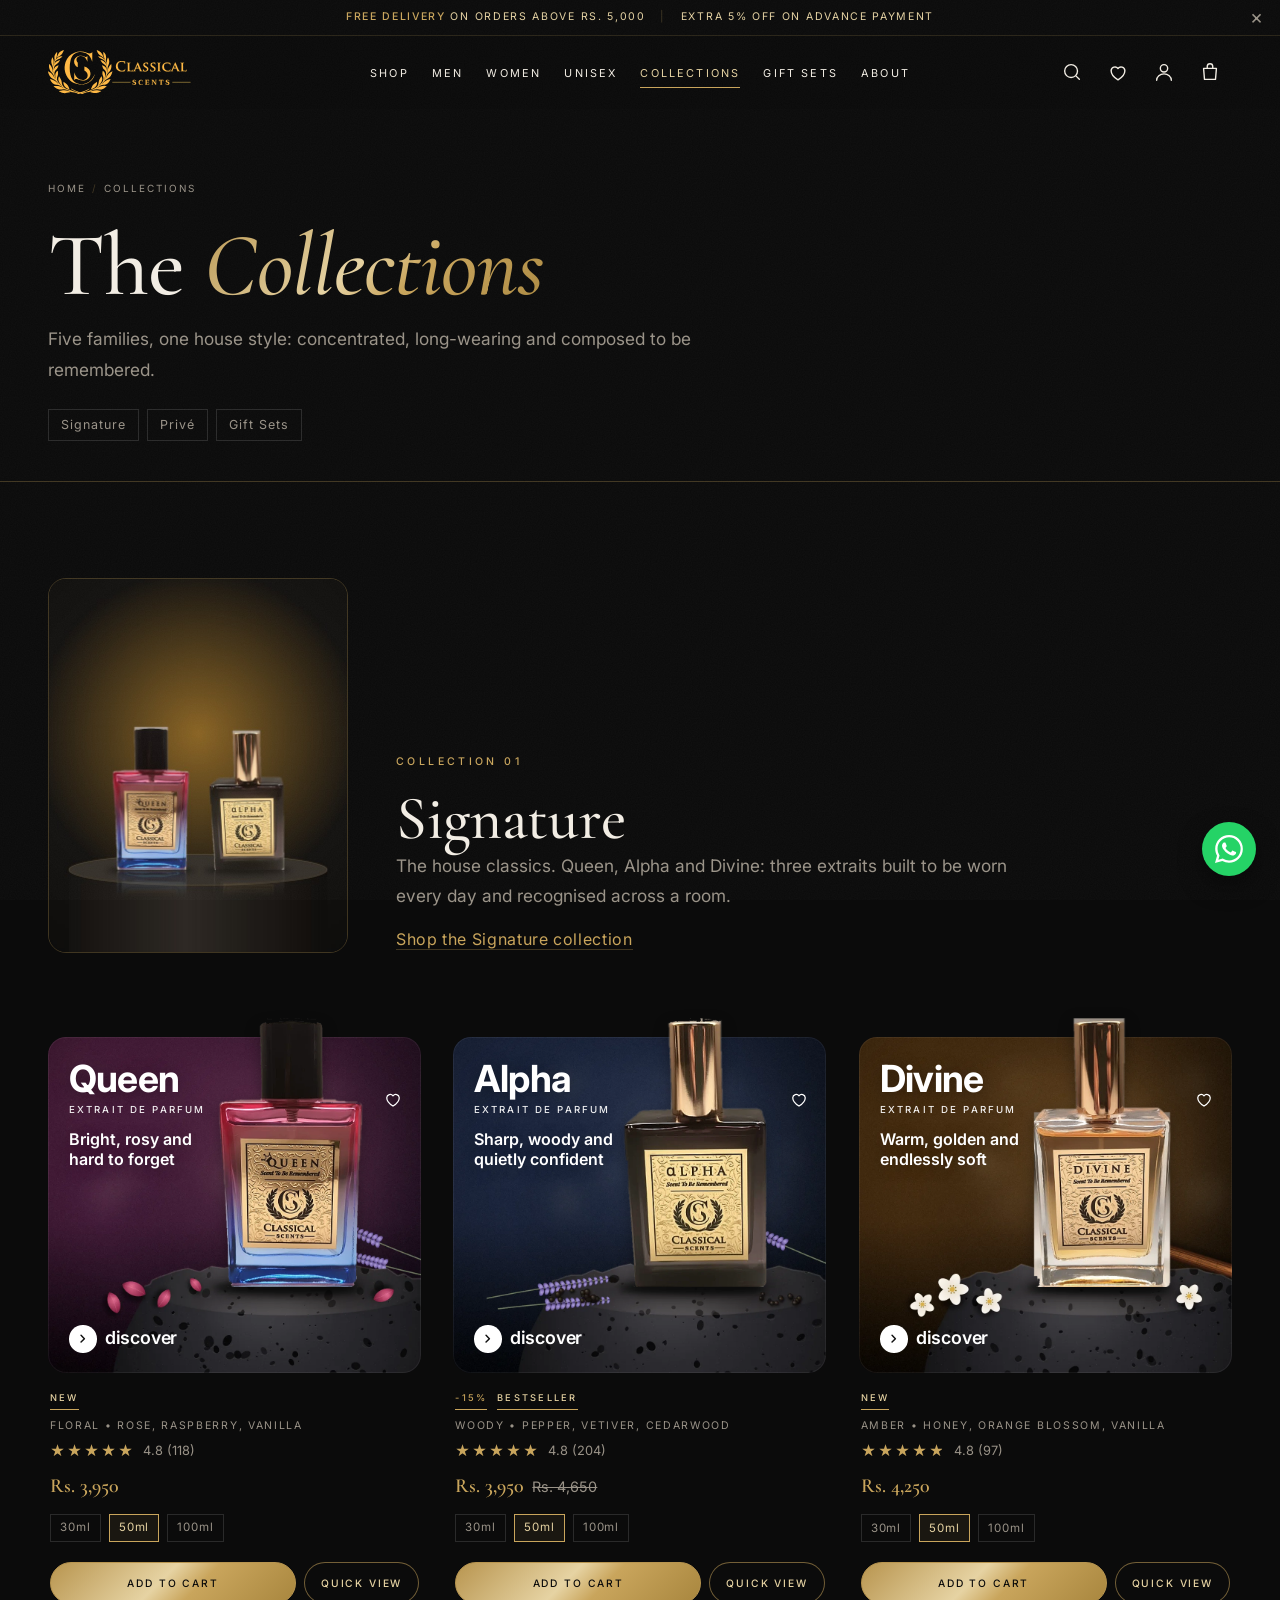
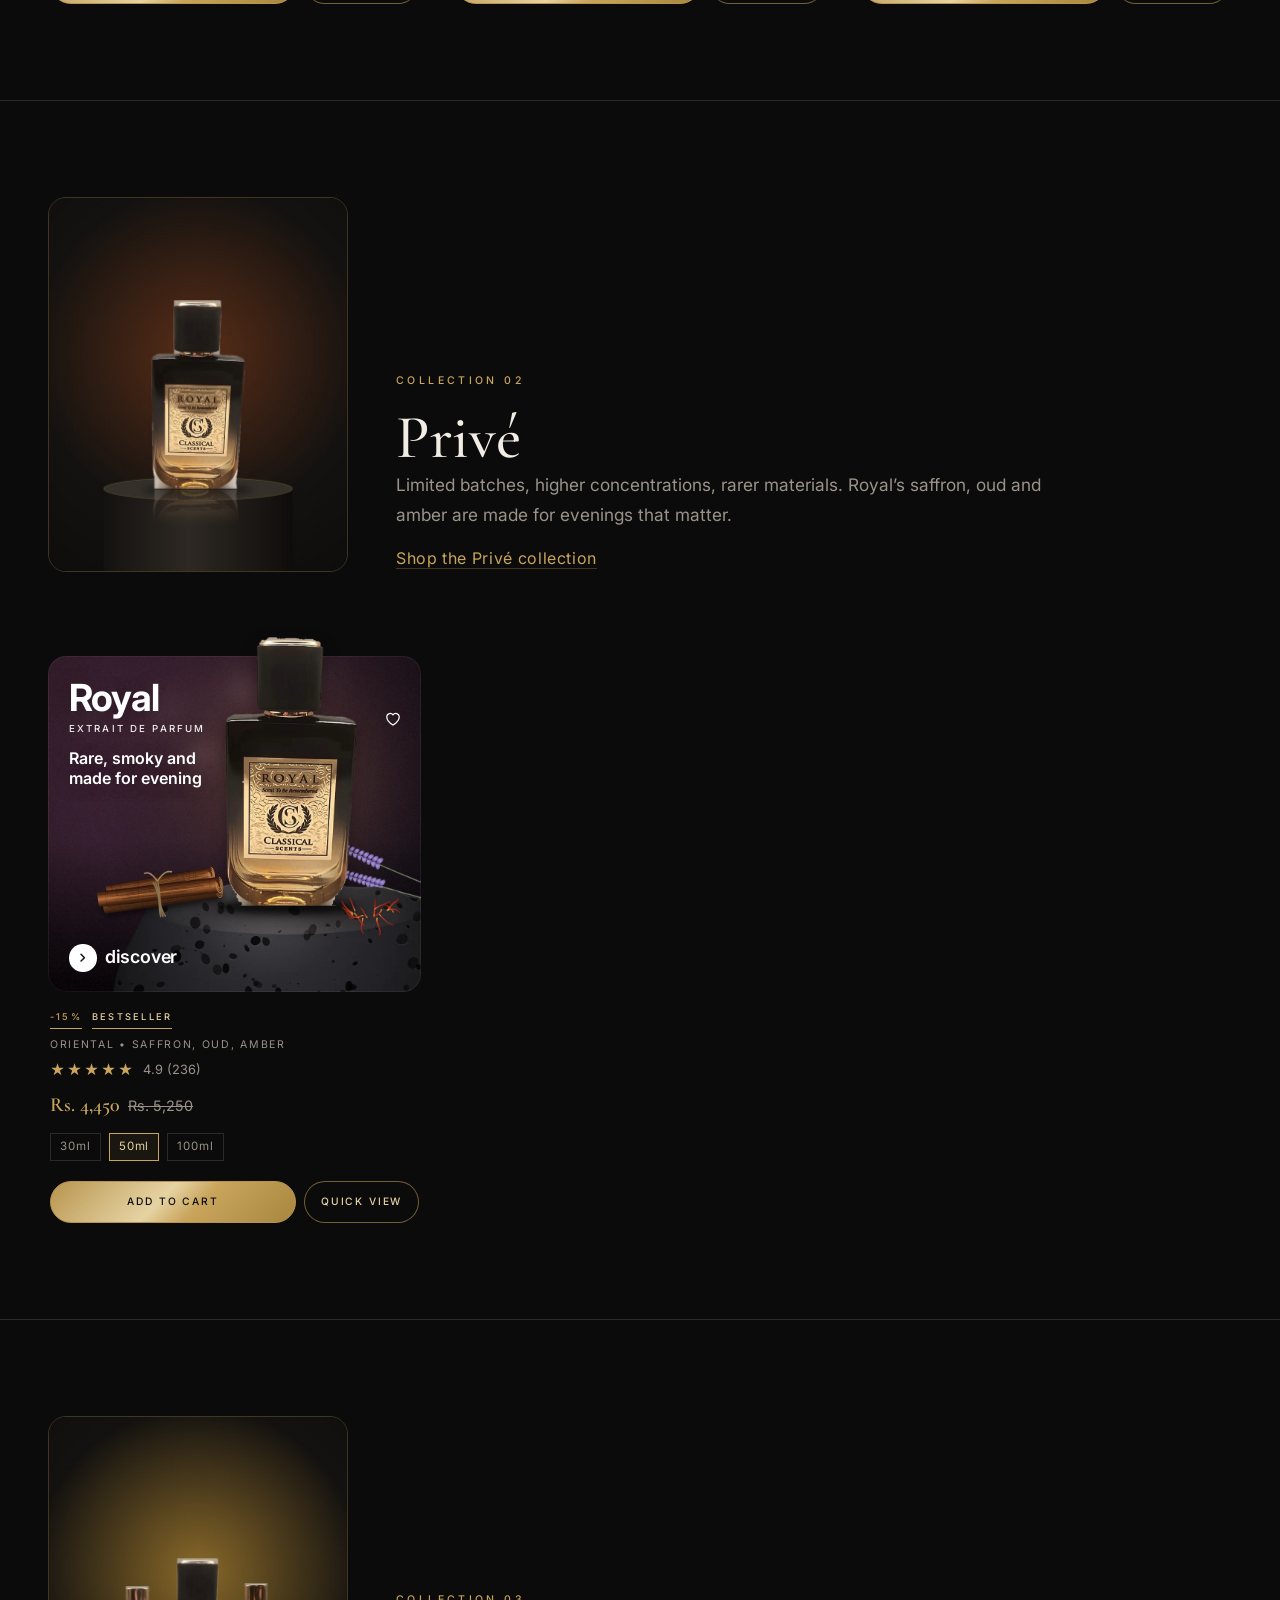
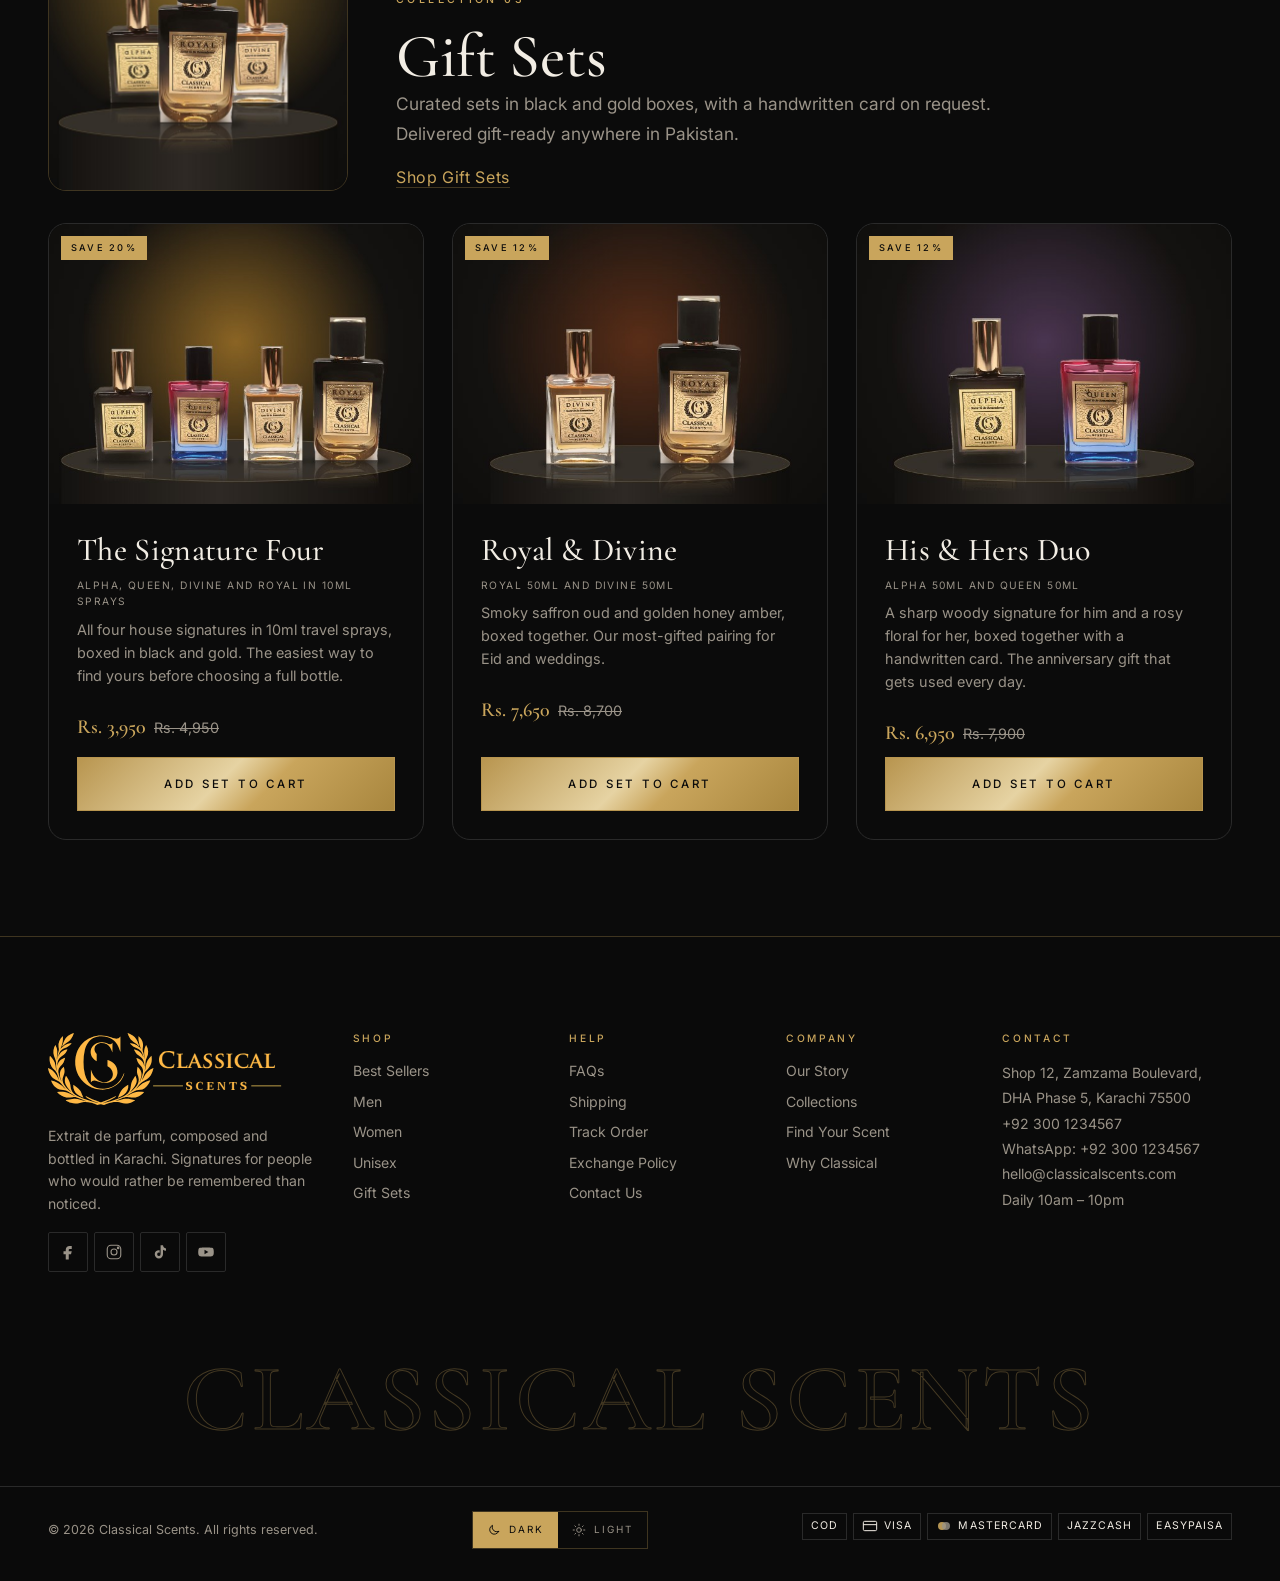
<file: collections.html>
<!DOCTYPE html>
<html lang="en" class="no-js">
<head>
  <meta charset="utf-8">
  <meta name="viewport" content="width=device-width, initial-scale=1">
  <title>Perfume Collections | Classical Scents</title>
  <meta name="description" content="Explore the Signature, Privé and Gift Set collections from Classical Scents, Pakistan's niche perfume house.">
  <link rel="canonical" href="https://classicalscents.com/collections.html">
  <meta name="theme-color" content="#0B0B0B">
  <script>try{if(JSON.parse(localStorage.getItem("cs_theme"))==="light"){document.documentElement.setAttribute("data-theme","light");document.querySelector('meta[name="theme-color"]').content="#F6F1E8"}}catch(e){}</script>
  <meta property="og:type" content="website">
  <meta property="og:site_name" content="Classical Scents">
  <meta property="og:title" content="Perfume Collections | Classical Scents">
  <meta property="og:description" content="Signature, Privé and Gift Sets from Classical Scents.">
  <meta property="og:url" content="https://classicalscents.com/collections.html">
  <meta property="og:image" content="https://classicalscents.com/images/og-cover.png">
  <meta name="twitter:card" content="summary_large_image">
  <meta name="twitter:title" content="Perfume Collections | Classical Scents">
  <meta name="twitter:description" content="Signature, Privé and Gift Sets from Classical Scents.">
  <meta name="twitter:image" content="https://classicalscents.com/images/og-cover.png">
  <link rel="icon" type="image/svg+xml" href="images/favicon.svg">
  <link rel="preconnect" href="https://fonts.googleapis.com">
  <link rel="preconnect" href="https://fonts.gstatic.com" crossorigin>
  <link href="https://fonts.googleapis.com/css2?family=Cormorant+Garamond:ital,wght@0,500;0,600;1,500&family=Inter:wght@400;500;600;700&display=swap" rel="stylesheet">
  <link rel="stylesheet" href="css/style.css">
  <script src="js/products.js" defer></script>
  <script src="js/main.js" defer></script>
  <script type="application/ld+json">
  {"@context":"https://schema.org","@type":"BreadcrumbList","itemListElement":[{"@type":"ListItem","position":1,"name":"Home","item":"https://classicalscents.com/"},{"@type":"ListItem","position":2,"name":"Collections","item":"https://classicalscents.com/collections.html"}]}
  </script>
</head>
<body>
<a class="skip-link" href="#main">Skip to content</a>
<div class="announce" id="announce">
  <p><strong>Free delivery</strong> on orders above Rs. 5,000 <span class="announce__sep" aria-hidden="true">|</span> Extra 5% off on advance payment</p>
  <button class="announce__close" type="button" aria-label="Dismiss announcement">&times;</button>
</div>
<header class="header" id="header">
  <div class="container header__inner">
    <button class="icon-btn header__burger" type="button" aria-label="Open menu" aria-expanded="false" aria-controls="mobile-menu">
      <svg viewBox="0 0 24 24" aria-hidden="true"><path d="M3 7h18M3 12h18M3 17h18"/></svg>
    </button>
    <a class="logo" href="index.html" aria-label="Classical Scents home"><img src="images/logo.svg" width="159" height="44" alt="Classical Scents"></a>
    <nav class="nav" aria-label="Primary">
      <ul class="nav__list">
        <li><a href="shop.html">Shop</a></li>
        <li><a href="shop.html?gender=men">Men</a></li>
        <li><a href="shop.html?gender=women">Women</a></li>
        <li><a href="shop.html?gender=unisex">Unisex</a></li>
        <li><a href="collections.html">Collections</a></li>
        <li><a href="shop.html?collection=gift-sets">Gift Sets</a></li>
        <li><a href="about.html">About</a></li>
      </ul>
    </nav>
    <div class="header__icons">
      <button class="icon-btn" type="button" id="search-btn" aria-label="Search products" aria-haspopup="dialog">
        <svg viewBox="0 0 24 24" aria-hidden="true"><circle cx="11" cy="11" r="7"/><path d="m20 20-3.5-3.5"/></svg>
      </button>
      <a class="icon-btn" href="shop.html?wishlist=1" aria-label="Wishlist">
        <svg viewBox="0 0 24 24" aria-hidden="true"><path d="M12 20.5s-7.5-4.6-7.5-10A4.2 4.2 0 0 1 12 8.2a4.2 4.2 0 0 1 7.5 2.3c0 5.4-7.5 10-7.5 10z"/></svg>
        <span class="count" data-wish-count hidden>0</span>
      </a>
      <button class="icon-btn" type="button" id="account-btn" aria-label="Account" aria-haspopup="dialog">
        <svg viewBox="0 0 24 24" aria-hidden="true"><circle cx="12" cy="8" r="4"/><path d="M4 21c0-4 3.6-7 8-7s8 3 8 7"/></svg>
      </button>
      <button class="icon-btn" type="button" id="cart-btn" aria-label="Open cart" aria-haspopup="dialog" aria-controls="cart-drawer">
        <svg viewBox="0 0 24 24" aria-hidden="true"><path d="M5 8h14l-1 12H6L5 8z"/><path d="M9 8V6a3 3 0 0 1 6 0v2"/></svg>
        <span class="count" data-cart-count hidden>0</span>
      </button>
    </div>
  </div>
</header>
<div class="mobile-menu" id="mobile-menu" hidden>
  <div class="mobile-menu__top">
    <span class="logo"><img src="images/logo.svg" width="159" height="44" alt="Classical Scents"></span>
    <button class="icon-btn" type="button" id="menu-close" aria-label="Close menu"><svg viewBox="0 0 24 24" aria-hidden="true"><path d="M6 6l12 12M18 6 6 18"/></svg></button>
  </div>
  <nav aria-label="Mobile">
    <ul class="mobile-menu__list">
      <li><a href="shop.html">Shop All</a></li>
      <li><a href="shop.html?gender=men">Men</a></li>
      <li><a href="shop.html?gender=women">Women</a></li>
      <li><a href="shop.html?gender=unisex">Unisex</a></li>
      <li><a href="collections.html">Collections</a></li>
      <li><a href="shop.html?collection=gift-sets">Gift Sets</a></li>
      <li><a href="about.html">About</a></li>
      <li><a href="contact.html">Contact</a></li>
    </ul>
  </nav>
  <div class="mobile-menu__foot">
    <a href="cart.html">Cart</a>
    <a href="shop.html?wishlist=1">Wishlist</a>
    <a href="contact.html#track">Track Order</a>
    <a href="https://wa.me/923001234567" target="_blank" rel="noopener">WhatsApp</a>
  </div>
</div>
<main id="main">
  <div class="container page-hero">
    <ol class="breadcrumb" aria-label="Breadcrumb">
      <li><a href="index.html">Home</a></li>
      <li aria-current="page">Collections</li>
    </ol>
    <h1>The <em>Collections</em></h1>
    <p class="lead">Five families, one house style: concentrated, long-wearing and composed to be remembered.</p>
    <nav class="chips" style="margin-top:24px" aria-label="Jump to collection">
      <a class="chip" href="#signature">Signature</a>
      <a class="chip" href="#prive">Privé</a>
      <a class="chip" href="#gift-sets">Gift Sets</a>
    </nav>
  </div>

  <section class="container coll-block" id="signature" aria-labelledby="h-signature">
    <div class="coll-block__head">
      <img src="images/collection-signature.jpg" width="600" height="800" alt="Queen and Alpha bottles on a dark stand" loading="lazy" decoding="async">
      <div>
        <p class="eyebrow">Collection 01</p>
        <h2 id="h-signature">Signature</h2>
        <p class="lead">The house classics. Queen, Alpha and Divine: three extraits built to be worn every day and recognised across a room.</p>
        <a class="link" href="shop.html?collection=signature">Shop the Signature collection</a>
      </div>
    </div>
    <div class="grid" data-collection-grid="signature"></div>
  </section>

  <section class="container coll-block" id="prive" aria-labelledby="h-prive">
    <div class="coll-block__head">
      <img src="images/collection-prive.jpg" width="600" height="800" alt="Royal bottle on a dark stand" loading="lazy" decoding="async">
      <div>
        <p class="eyebrow">Collection 02</p>
        <h2 id="h-prive">Privé</h2>
        <p class="lead">Limited batches, higher concentrations, rarer materials. Royal’s saffron, oud and amber are made for evenings that matter.</p>
        <a class="link" href="shop.html?collection=prive">Shop the Privé collection</a>
      </div>
    </div>
    <div class="grid" data-collection-grid="prive"></div>
  </section>

  <section class="container coll-block" id="gift-sets" aria-labelledby="h-gift" style="border-bottom:0">
    <div class="coll-block__head">
      <img src="images/collection-gift-sets.jpg" width="600" height="800" alt="Alpha, Royal and Divine bottles together" loading="lazy" decoding="async">
      <div>
        <p class="eyebrow">Collection 03</p>
        <h2 id="h-gift">Gift Sets</h2>
        <p class="lead">Curated sets in black and gold boxes, with a handwritten card on request. Delivered gift-ready anywhere in Pakistan.</p>
        <a class="link" href="shop.html?collection=gift-sets">Shop Gift Sets</a>
      </div>
    </div>
    <div class="bundles" data-collection-grid="gift-sets"></div>
  </section>
</main>
<footer class="footer">
  <div class="container footer__grid">
    <div class="footer__brand">
      <p class="logo logo--footer"><img src="images/logo.svg" width="260" height="72" alt="Classical Scents" loading="lazy"></p>
      <p>Extrait de parfum, composed and bottled in Karachi. Signatures for people who would rather be remembered than noticed.</p>
      <ul class="social" aria-label="Social media">
        <li><a class="icon-btn" href="https://facebook.com/classicalscents" target="_blank" rel="noopener" aria-label="Facebook"><svg viewBox="0 0 24 24" aria-hidden="true" style="fill:currentColor;stroke:none"><path d="M14 8h3V4h-3c-2.8 0-5 2.2-5 5v2H6v4h3v7h4v-7h3l1-4h-4V9c0-.6.4-1 1-1z"/></svg></a></li>
        <li><a class="icon-btn" href="https://instagram.com/classicalscents" target="_blank" rel="noopener" aria-label="Instagram"><svg viewBox="0 0 24 24" aria-hidden="true"><rect x="3" y="3" width="18" height="18" rx="5"/><circle cx="12" cy="12" r="4"/><circle cx="17.5" cy="6.5" r="1" style="fill:currentColor"/></svg></a></li>
        <li><a class="icon-btn" href="https://tiktok.com/@classicalscents" target="_blank" rel="noopener" aria-label="TikTok"><svg viewBox="0 0 24 24" aria-hidden="true" style="fill:currentColor;stroke:none"><path d="M16 3c.3 2.4 1.9 4 4 4.2v3.2c-1.5 0-2.9-.5-4-1.3V15a5.5 5.5 0 1 1-5.5-5.5c.3 0 .7 0 1 .1v3.3a2.3 2.3 0 1 0 1.3 2.1V3H16z"/></svg></a></li>
        <li><a class="icon-btn" href="https://youtube.com/@classicalscents" target="_blank" rel="noopener" aria-label="YouTube"><svg viewBox="0 0 24 24" aria-hidden="true" style="fill:currentColor;stroke:none"><path d="M22 8.2a2.6 2.6 0 0 0-1.8-1.8C18.6 6 12 6 12 6s-6.6 0-8.2.4A2.6 2.6 0 0 0 2 8.2 27 27 0 0 0 1.6 12c0 1.3.1 2.6.4 3.8a2.6 2.6 0 0 0 1.8 1.8c1.6.4 8.2.4 8.2.4s6.6 0 8.2-.4a2.6 2.6 0 0 0 1.8-1.8c.3-1.2.4-2.5.4-3.8s-.1-2.6-.4-3.8zM10 15V9l5.2 3L10 15z"/></svg></a></li>
      </ul>
    </div>
    <nav aria-label="Shop links">
      <h2 class="footer__h">Shop</h2>
      <ul>
        <li><a href="shop.html?sort=rating">Best Sellers</a></li>
        <li><a href="shop.html?gender=men">Men</a></li>
        <li><a href="shop.html?gender=women">Women</a></li>
        <li><a href="shop.html?gender=unisex">Unisex</a></li>
        <li><a href="shop.html?collection=gift-sets">Gift Sets</a></li>
      </ul>
    </nav>
    <nav aria-label="Help links">
      <h2 class="footer__h">Help</h2>
      <ul>
        <li><a href="contact.html#faqs">FAQs</a></li>
        <li><a href="contact.html#shipping">Shipping</a></li>
        <li><a href="contact.html#track">Track Order</a></li>
        <li><a href="contact.html#exchange">Exchange Policy</a></li>
        <li><a href="contact.html">Contact Us</a></li>
      </ul>
    </nav>
    <nav aria-label="Company links">
      <h2 class="footer__h">Company</h2>
      <ul>
        <li><a href="about.html">Our Story</a></li>
        <li><a href="collections.html">Collections</a></li>
        <li><a href="index.html#quiz">Find Your Scent</a></li>
        <li><a href="about.html#values">Why Classical</a></li>
      </ul>
    </nav>
    <div>
      <h2 class="footer__h">Contact</h2>
      <address>
        Shop 12, Zamzama Boulevard,<br>DHA Phase 5, Karachi 75500<br>
        <a href="tel:+923001234567">+92 300 1234567</a><br>
        <a href="https://wa.me/923001234567" target="_blank" rel="noopener">WhatsApp: +92 300 1234567</a><br>
        <a href="mailto:hello@classicalscents.com">hello@classicalscents.com</a><br>
        Daily 10am – 10pm
      </address>
    </div>
  </div>
  <p class="footer__mark" aria-hidden="true">Classical Scents</p>
  <div class="container footer__bottom">
    <p>&copy; 2026 Classical Scents. All rights reserved.</p>
    <div class="theme-switch" role="group" aria-label="Colour theme">
      <button type="button" data-theme-set="dark" aria-pressed="true"><svg viewBox="0 0 24 24" aria-hidden="true"><path d="M20 14.5A8 8 0 0 1 9.5 4a8 8 0 1 0 10.5 10.5z"/></svg>Dark</button>
      <button type="button" data-theme-set="light" aria-pressed="false"><svg viewBox="0 0 24 24" aria-hidden="true"><circle cx="12" cy="12" r="4"/><path d="M12 2v2M12 20v2M2 12h2M20 12h2M4.9 4.9l1.4 1.4M17.7 17.7l1.4 1.4M4.9 19.1l1.4-1.4M17.7 6.3l1.4-1.4"/></svg>Light</button>
    </div>
    <ul class="payments" aria-label="Accepted payment methods">
      <li>COD</li>
      <li><svg viewBox="0 0 24 24" aria-hidden="true"><rect x="2" y="5" width="20" height="14" rx="2" fill="none" stroke="currentColor" stroke-width="1.5"/><path d="M2 10h20" stroke="currentColor" stroke-width="1.5"/></svg>Visa</li>
      <li><svg viewBox="0 0 24 24" aria-hidden="true"><circle cx="9" cy="12" r="6" fill="#C9A55C" opacity=".9"/><circle cx="15" cy="12" r="6" fill="#9A9388" opacity=".8"/></svg>Mastercard</li>
      <li>JazzCash</li>
      <li>Easypaisa</li>
    </ul>
  </div>
</footer>

<a class="wa-float" href="https://wa.me/923001234567?text=Assalam%20o%20Alaikum%2C%20I%20have%20a%20question%20about%20Classical%20Scents." target="_blank" rel="noopener" aria-label="Chat with us on WhatsApp">
  <svg viewBox="0 0 24 24" aria-hidden="true"><path d="M17.47 14.38c-.3-.15-1.76-.87-2.03-.97-.27-.1-.47-.15-.67.15-.2.3-.77.97-.94 1.17-.17.2-.35.22-.64.07-.3-.15-1.26-.46-2.39-1.48-.88-.79-1.48-1.76-1.65-2.06-.17-.3-.02-.46.13-.61.13-.13.3-.35.45-.52.15-.17.2-.3.3-.5.1-.2.05-.37-.03-.52-.07-.15-.67-1.61-.91-2.21-.24-.58-.49-.5-.67-.51h-.57c-.2 0-.52.07-.79.37-.27.3-1.04 1.02-1.04 2.48s1.07 2.88 1.21 3.08c.15.2 2.1 3.2 5.08 4.49.71.31 1.26.49 1.69.63.71.23 1.36.2 1.87.12.57-.09 1.76-.72 2.01-1.41.25-.69.25-1.29.17-1.41-.07-.12-.27-.2-.57-.35M12.05 21.78h-.01a9.87 9.87 0 0 1-5.03-1.38l-.36-.21-3.74.98 1-3.65-.24-.37a9.86 9.86 0 0 1-1.51-5.26c0-5.45 4.44-9.88 9.9-9.88 2.64 0 5.12 1.03 6.99 2.9a9.82 9.82 0 0 1 2.89 6.99c0 5.45-4.44 9.88-9.89 9.88m8.41-18.3A11.82 11.82 0 0 0 12.05 0C5.5 0 .16 5.33.16 11.89c0 2.1.55 4.14 1.59 5.95L0 24l6.3-1.65a11.88 11.88 0 0 0 5.68 1.45h.01c6.55 0 11.89-5.33 11.89-11.89 0-3.18-1.24-6.16-3.49-8.41"/></svg>
</a>

<div class="overlay search" id="search-overlay" hidden role="dialog" aria-modal="true" aria-label="Search products">
  <div class="search__box">
    <div class="search__top">
      <label class="sr-only" for="search-input">Search fragrances</label>
      <input class="search__input" id="search-input" type="search" placeholder="Search by name or note…" autocomplete="off">
      <button class="icon-btn" type="button" id="search-close" aria-label="Close search"><svg viewBox="0 0 24 24" aria-hidden="true"><path d="M6 6l12 12M18 6 6 18"/></svg></button>
    </div>
    <p class="search__hint">Try “oud”, “rose”, “amber” or “vanilla”. Press Enter to open the first match.</p>
    <div class="search__results" id="search-results" aria-live="polite"></div>
  </div>
</div>

<div class="drawer-backdrop" id="drawer-backdrop"></div>
<aside class="drawer" id="cart-drawer" role="dialog" aria-modal="true" aria-labelledby="drawer-title" aria-hidden="true">
  <div class="drawer__head">
    <h2 id="drawer-title">Your Cart</h2>
    <button class="icon-btn" type="button" data-close-drawer aria-label="Close cart"><svg viewBox="0 0 24 24" aria-hidden="true"><path d="M6 6l12 12M18 6 6 18"/></svg></button>
  </div>
  <div class="drawer__body">
    <div class="ship-bar"><p data-ship-text></p><div class="ship-bar__track"><div class="ship-bar__fill" data-ship-fill></div></div></div>
    <div data-cart-lines></div>
  </div>
  <div class="drawer__foot">
    <div class="totals"><div class="grand"><span>Subtotal</span><span data-subtotal>Rs. 0</span></div></div>
    <p class="muted" style="font-size:.78rem;margin:8px 0 12px">Delivery calculated at checkout. COD available nationwide.</p>
    <div style="display:grid;gap:8px">
      <button class="btn btn--gold btn--block" type="button" data-checkout>Checkout</button>
      <a class="btn btn--outline btn--block" href="cart.html">View Cart</a>
    </div>
  </div>
</aside>

<div class="overlay modal" id="modal" hidden>
  <div class="modal__box" role="dialog" aria-modal="true" aria-label="Product details">
    <button class="icon-btn modal__close" type="button" aria-label="Close"><svg viewBox="0 0 24 24" aria-hidden="true"><path d="M6 6l12 12M18 6 6 18"/></svg></button>
    <div class="modal__content"></div>
  </div>
</div>

<dialog class="dialog" id="account-dialog" aria-labelledby="account-title">
  <h2 id="account-title">Your Account</h2>
  <p>Accounts and order history are coming soon. Until then, every order is confirmed on WhatsApp and you can track it from the Contact page.</p>
  <a class="btn btn--gold btn--block" href="contact.html#track">Track an Order</a>
  <button class="btn btn--outline btn--block" type="button" data-close-dialog>Close</button>
</dialog>

<div class="toast" id="toast" role="status" aria-live="polite"></div>
</body>
</html>
</file>
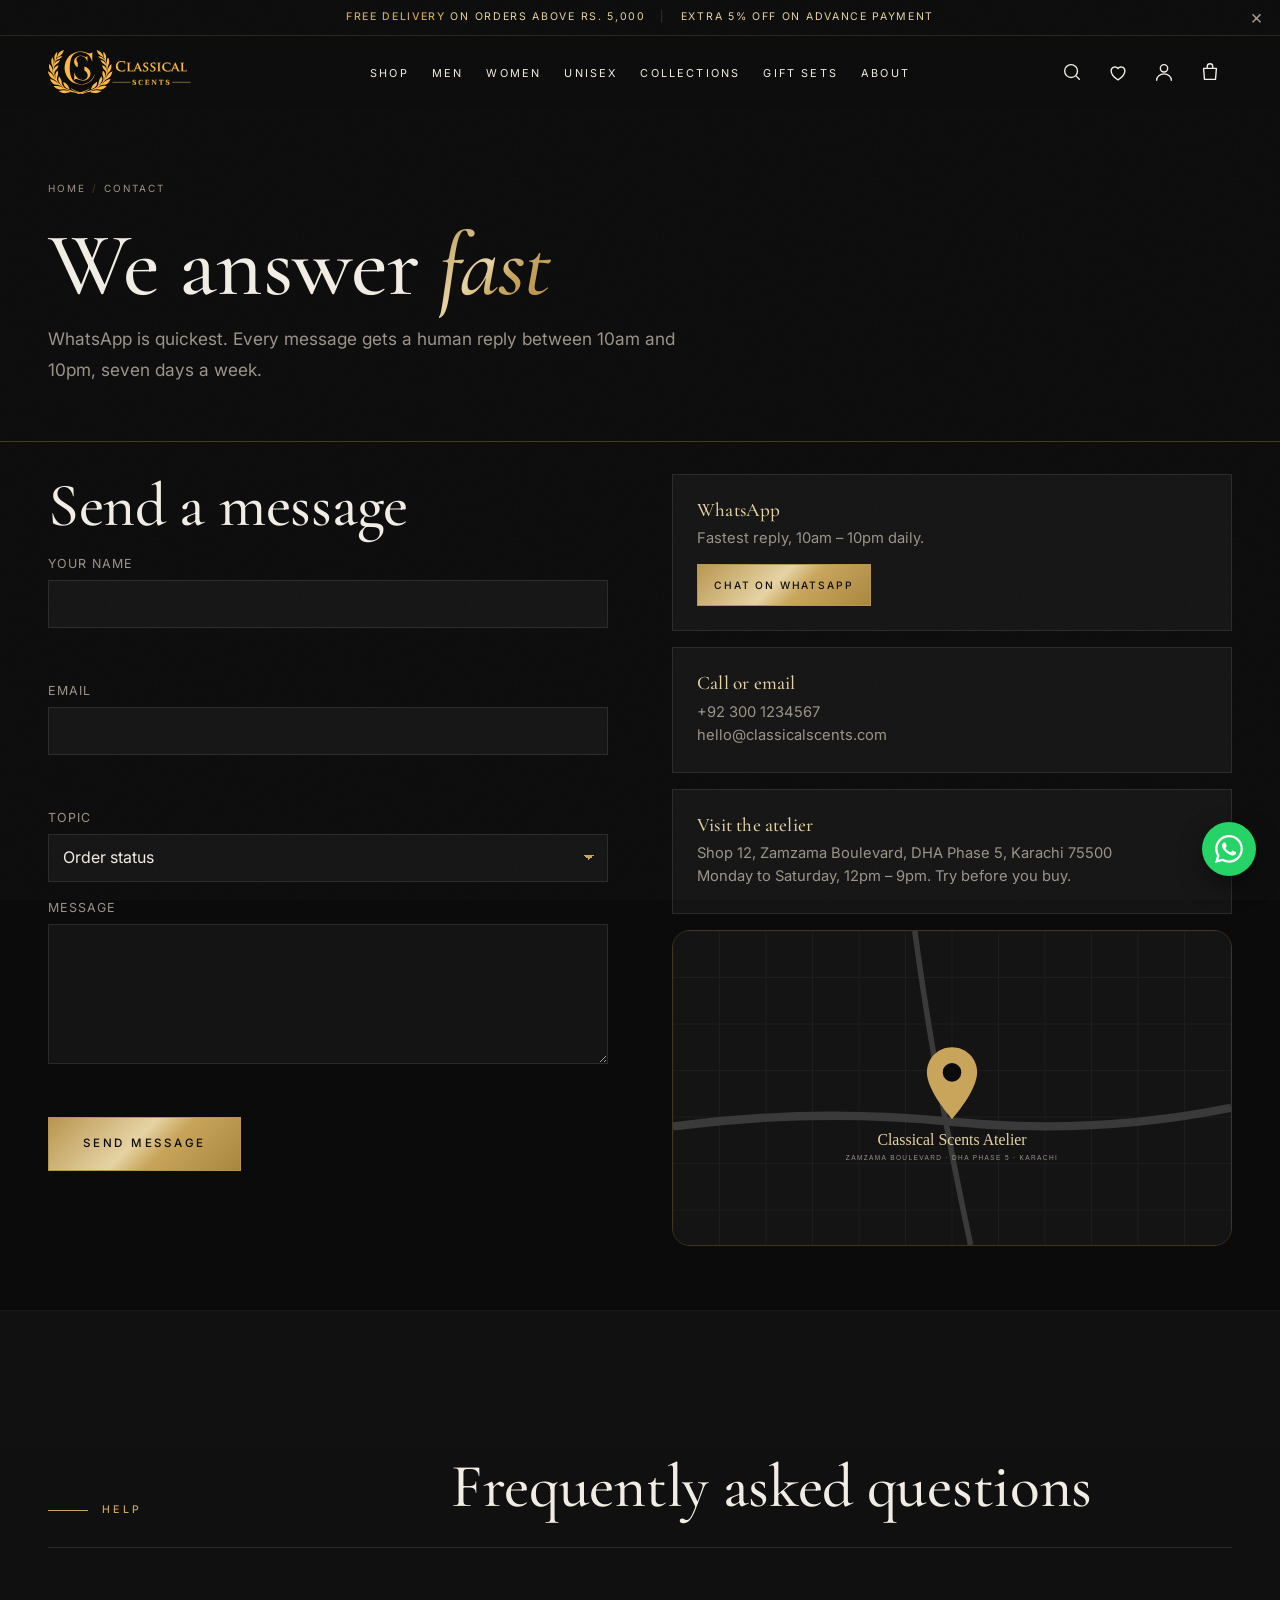
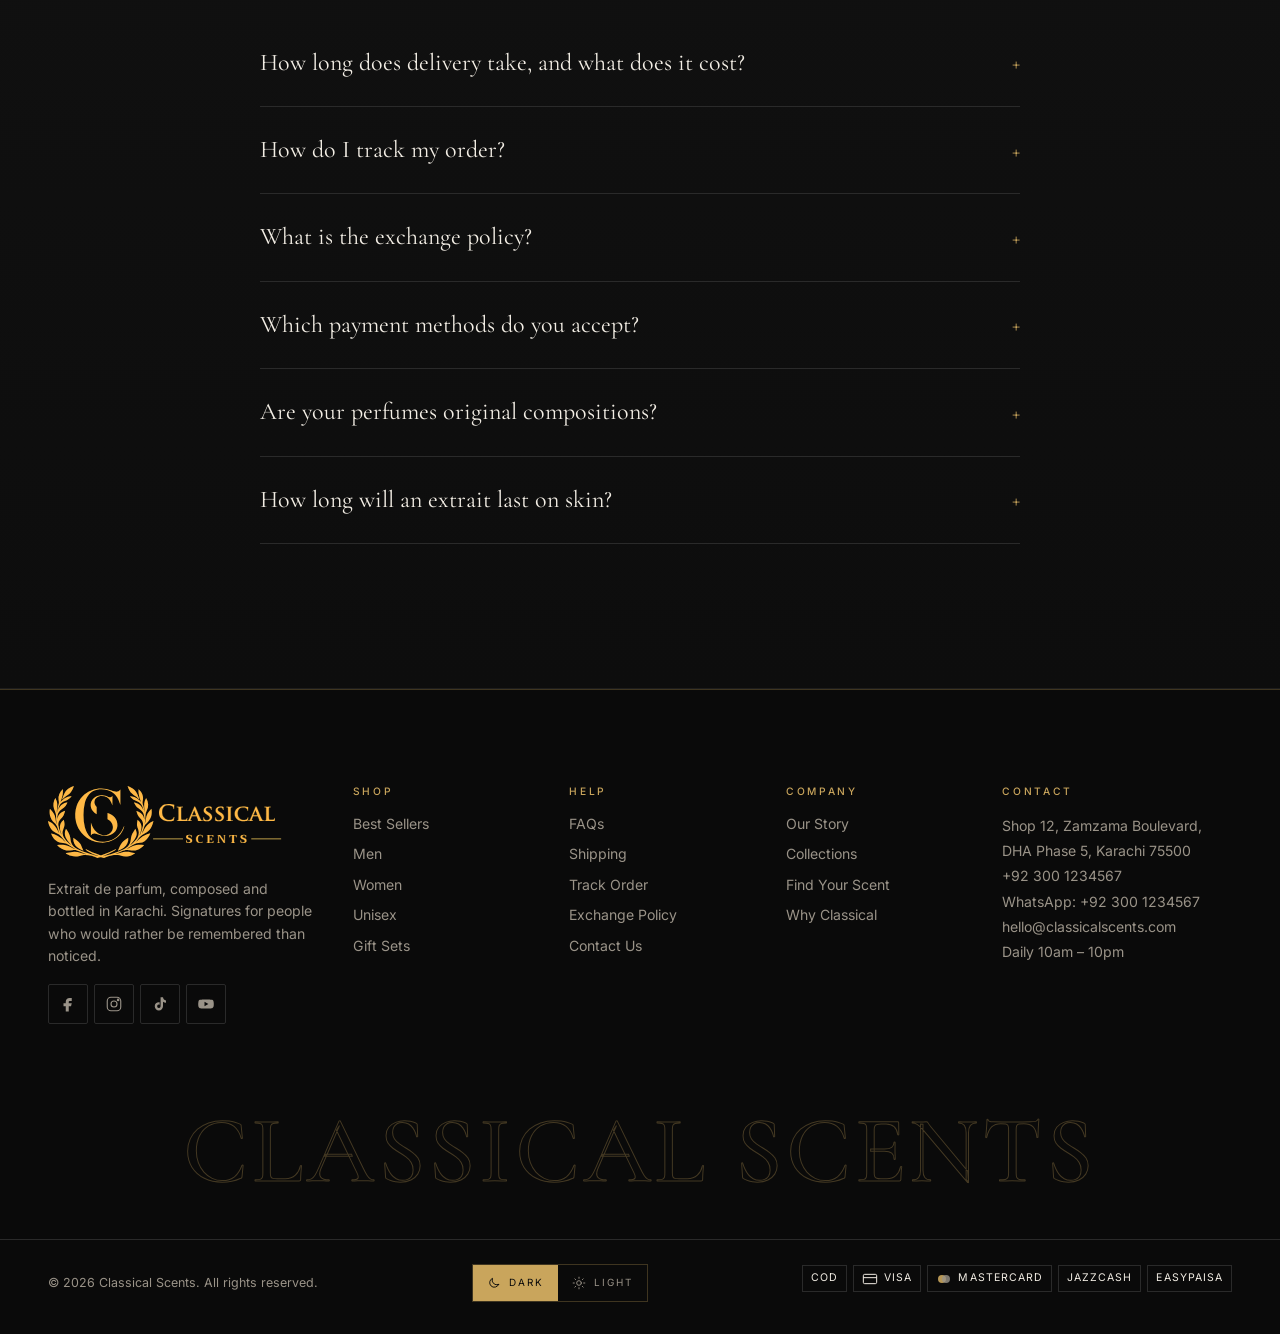
<file: contact.html>
<!DOCTYPE html>
<html lang="en" class="no-js">
<head>
  <meta charset="utf-8">
  <meta name="viewport" content="width=device-width, initial-scale=1">
  <title>Contact &amp; FAQs | Classical Scents</title>
  <meta name="description" content="Reach Classical Scents on WhatsApp, phone or email, 10am to 10pm daily. Shipping, tracking and 15-day exchange answers for orders across Pakistan.">
  <link rel="canonical" href="https://classicalscents.com/contact.html">
  <meta name="theme-color" content="#0B0B0B">
  <script>try{if(JSON.parse(localStorage.getItem("cs_theme"))==="light"){document.documentElement.setAttribute("data-theme","light");document.querySelector('meta[name="theme-color"]').content="#F6F1E8"}}catch(e){}</script>
  <meta property="og:type" content="website">
  <meta property="og:site_name" content="Classical Scents">
  <meta property="og:title" content="Contact &amp; FAQs | Classical Scents">
  <meta property="og:description" content="Reach Classical Scents on WhatsApp, phone or email, 10am to 10pm daily.">
  <meta property="og:url" content="https://classicalscents.com/contact.html">
  <meta property="og:image" content="https://classicalscents.com/images/og-cover.png">
  <meta name="twitter:card" content="summary_large_image">
  <meta name="twitter:title" content="Contact &amp; FAQs | Classical Scents">
  <meta name="twitter:description" content="Reach Classical Scents on WhatsApp, phone or email, 10am to 10pm daily.">
  <meta name="twitter:image" content="https://classicalscents.com/images/og-cover.png">
  <link rel="icon" type="image/svg+xml" href="images/favicon.svg">
  <link rel="preconnect" href="https://fonts.googleapis.com">
  <link rel="preconnect" href="https://fonts.gstatic.com" crossorigin>
  <link href="https://fonts.googleapis.com/css2?family=Cormorant+Garamond:ital,wght@0,500;0,600;1,500&family=Inter:wght@400;500;600;700&display=swap" rel="stylesheet">
  <link rel="stylesheet" href="css/style.css">
  <script src="js/products.js" defer></script>
  <script src="js/main.js" defer></script>
</head>
<body>
<a class="skip-link" href="#main">Skip to content</a>
<div class="announce" id="announce">
  <p><strong>Free delivery</strong> on orders above Rs. 5,000 <span class="announce__sep" aria-hidden="true">|</span> Extra 5% off on advance payment</p>
  <button class="announce__close" type="button" aria-label="Dismiss announcement">&times;</button>
</div>
<header class="header" id="header">
  <div class="container header__inner">
    <button class="icon-btn header__burger" type="button" aria-label="Open menu" aria-expanded="false" aria-controls="mobile-menu">
      <svg viewBox="0 0 24 24" aria-hidden="true"><path d="M3 7h18M3 12h18M3 17h18"/></svg>
    </button>
    <a class="logo" href="index.html" aria-label="Classical Scents home"><img src="images/logo.svg" width="159" height="44" alt="Classical Scents"></a>
    <nav class="nav" aria-label="Primary">
      <ul class="nav__list">
        <li><a href="shop.html">Shop</a></li>
        <li><a href="shop.html?gender=men">Men</a></li>
        <li><a href="shop.html?gender=women">Women</a></li>
        <li><a href="shop.html?gender=unisex">Unisex</a></li>
        <li><a href="collections.html">Collections</a></li>
        <li><a href="shop.html?collection=gift-sets">Gift Sets</a></li>
        <li><a href="about.html">About</a></li>
      </ul>
    </nav>
    <div class="header__icons">
      <button class="icon-btn" type="button" id="search-btn" aria-label="Search products" aria-haspopup="dialog">
        <svg viewBox="0 0 24 24" aria-hidden="true"><circle cx="11" cy="11" r="7"/><path d="m20 20-3.5-3.5"/></svg>
      </button>
      <a class="icon-btn" href="shop.html?wishlist=1" aria-label="Wishlist">
        <svg viewBox="0 0 24 24" aria-hidden="true"><path d="M12 20.5s-7.5-4.6-7.5-10A4.2 4.2 0 0 1 12 8.2a4.2 4.2 0 0 1 7.5 2.3c0 5.4-7.5 10-7.5 10z"/></svg>
        <span class="count" data-wish-count hidden>0</span>
      </a>
      <button class="icon-btn" type="button" id="account-btn" aria-label="Account" aria-haspopup="dialog">
        <svg viewBox="0 0 24 24" aria-hidden="true"><circle cx="12" cy="8" r="4"/><path d="M4 21c0-4 3.6-7 8-7s8 3 8 7"/></svg>
      </button>
      <button class="icon-btn" type="button" id="cart-btn" aria-label="Open cart" aria-haspopup="dialog" aria-controls="cart-drawer">
        <svg viewBox="0 0 24 24" aria-hidden="true"><path d="M5 8h14l-1 12H6L5 8z"/><path d="M9 8V6a3 3 0 0 1 6 0v2"/></svg>
        <span class="count" data-cart-count hidden>0</span>
      </button>
    </div>
  </div>
</header>
<div class="mobile-menu" id="mobile-menu" hidden>
  <div class="mobile-menu__top">
    <span class="logo"><img src="images/logo.svg" width="159" height="44" alt="Classical Scents"></span>
    <button class="icon-btn" type="button" id="menu-close" aria-label="Close menu"><svg viewBox="0 0 24 24" aria-hidden="true"><path d="M6 6l12 12M18 6 6 18"/></svg></button>
  </div>
  <nav aria-label="Mobile">
    <ul class="mobile-menu__list">
      <li><a href="shop.html">Shop All</a></li>
      <li><a href="shop.html?gender=men">Men</a></li>
      <li><a href="shop.html?gender=women">Women</a></li>
      <li><a href="shop.html?gender=unisex">Unisex</a></li>
      <li><a href="collections.html">Collections</a></li>
      <li><a href="shop.html?collection=gift-sets">Gift Sets</a></li>
      <li><a href="about.html">About</a></li>
      <li><a href="contact.html">Contact</a></li>
    </ul>
  </nav>
  <div class="mobile-menu__foot">
    <a href="cart.html">Cart</a>
    <a href="shop.html?wishlist=1">Wishlist</a>
    <a href="contact.html#track">Track Order</a>
    <a href="https://wa.me/923001234567" target="_blank" rel="noopener">WhatsApp</a>
  </div>
</div>
<main id="main">
  <div class="container page-hero">
    <ol class="breadcrumb" aria-label="Breadcrumb">
      <li><a href="index.html">Home</a></li>
      <li aria-current="page">Contact</li>
    </ol>
    <h1>We answer <em>fast</em></h1>
    <p class="lead">WhatsApp is quickest. Every message gets a human reply between 10am and 10pm, seven days a week.</p>
  </div>

  <div class="container contact">
    <section aria-labelledby="form-title">
      <h2 id="form-title" style="margin-bottom:16px">Send a message</h2>
      <form id="contact-form" data-validate data-success-toast="Message sent. We will reply within a few hours.">
        <div class="field">
          <label for="c-name">Your name</label>
          <input class="input" type="text" id="c-name" name="name" required autocomplete="name">
          <p class="field__error" id="c-name-error" aria-live="polite"></p>
        </div>
        <div class="field">
          <label for="c-email">Email</label>
          <input class="input" type="email" id="c-email" name="email" required autocomplete="email">
          <p class="field__error" id="c-email-error" aria-live="polite"></p>
        </div>
        <div class="field">
          <label for="c-topic">Topic</label>
          <select class="select" id="c-topic" name="topic">
            <option>Order status</option>
            <option>Exchange or return</option>
            <option>Scent recommendation</option>
            <option>Wholesale and corporate gifting</option>
            <option>Something else</option>
          </select>
        </div>
        <div class="field">
          <label for="c-msg">Message</label>
          <textarea class="textarea" id="c-msg" name="message" required minlength="10"></textarea>
          <p class="field__error" id="c-msg-error" aria-live="polite"></p>
        </div>
        <button class="btn btn--gold" type="submit">Send Message</button>
        <p class="field__ok" data-success hidden style="margin-top:16px">Thank you. Your message is with us and you will hear back within a few hours.</p>
      </form>
    </section>

    <aside>
      <div class="contact__card">
        <h3>WhatsApp</h3>
        <p>Fastest reply, 10am – 10pm daily.</p>
        <a class="btn btn--gold btn--sm" style="margin-top:14px" href="https://wa.me/923001234567?text=Assalam%20o%20Alaikum%2C%20I%20have%20a%20question%20about%20Classical%20Scents." target="_blank" rel="noopener">Chat on WhatsApp</a>
      </div>
      <div class="contact__card">
        <h3>Call or email</h3>
        <p><a href="tel:+923001234567">+92 300 1234567</a><br><a href="mailto:hello@classicalscents.com">hello@classicalscents.com</a></p>
      </div>
      <div class="contact__card">
        <h3>Visit the atelier</h3>
        <p>Shop 12, Zamzama Boulevard, DHA Phase 5, Karachi 75500<br>Monday to Saturday, 12pm – 9pm. Try before you buy.</p>
      </div>
      <div class="map"><img src="images/map-placeholder.svg" width="1200" height="675" alt="Map placeholder showing the Classical Scents atelier location in DHA Phase 5, Karachi" loading="lazy" decoding="async"></div>
    </aside>
  </div>

  <section class="section section--surface" id="faqs" aria-labelledby="faq-title">
    <div class="container">
      <div class="section__head">
        <p class="eyebrow">Help</p>
        <h2 id="faq-title">Frequently asked questions</h2>
      </div>
      <div class="faq">
        <details id="shipping"><summary>How long does delivery take, and what does it cost?</summary><p>Orders ship within 24 hours from Karachi. Karachi deliveries arrive in 1 to 2 working days; Lahore, Islamabad and other cities in 2 to 4. Delivery is Rs. 250, free on orders above Rs. 5,000.</p></details>
        <details id="track"><summary>How do I track my order?</summary><p>You receive a courier tracking number on WhatsApp and email as soon as your parcel is booked. Reply to that message, or send your order number to +92 300 1234567, and we will check its status for you.</p></details>
        <details id="exchange"><summary>What is the exchange policy?</summary><p>Unopened, sealed bottles can be exchanged within 15 days of delivery for another fragrance or size. Opened bottles cannot be returned for hygiene reasons, which is why we recommend the Discovery Set or a visit to the atelier if you are unsure.</p></details>
        <details><summary>Which payment methods do you accept?</summary><p>Cash on delivery nationwide, plus bank transfer, JazzCash and Easypaisa. Advance payments get an extra 5% off; the discount is applied when we confirm your order on WhatsApp.</p></details>
        <details><summary>Are your perfumes original compositions?</summary><p>Yes. Every fragrance is composed in-house in Karachi. We do not sell copies, impressions or decants of other brands.</p></details>
        <details><summary>How long will an extrait last on skin?</summary><p>Between 8 and 14 hours depending on the fragrance, your skin and the weather. Attars last longer still, often into the next day. Each product page shows a longevity meter.</p></details>
      </div>
    </div>
  </section>
</main>
<footer class="footer">
  <div class="container footer__grid">
    <div class="footer__brand">
      <p class="logo logo--footer"><img src="images/logo.svg" width="260" height="72" alt="Classical Scents" loading="lazy"></p>
      <p>Extrait de parfum, composed and bottled in Karachi. Signatures for people who would rather be remembered than noticed.</p>
      <ul class="social" aria-label="Social media">
        <li><a class="icon-btn" href="https://facebook.com/classicalscents" target="_blank" rel="noopener" aria-label="Facebook"><svg viewBox="0 0 24 24" aria-hidden="true" style="fill:currentColor;stroke:none"><path d="M14 8h3V4h-3c-2.8 0-5 2.2-5 5v2H6v4h3v7h4v-7h3l1-4h-4V9c0-.6.4-1 1-1z"/></svg></a></li>
        <li><a class="icon-btn" href="https://instagram.com/classicalscents" target="_blank" rel="noopener" aria-label="Instagram"><svg viewBox="0 0 24 24" aria-hidden="true"><rect x="3" y="3" width="18" height="18" rx="5"/><circle cx="12" cy="12" r="4"/><circle cx="17.5" cy="6.5" r="1" style="fill:currentColor"/></svg></a></li>
        <li><a class="icon-btn" href="https://tiktok.com/@classicalscents" target="_blank" rel="noopener" aria-label="TikTok"><svg viewBox="0 0 24 24" aria-hidden="true" style="fill:currentColor;stroke:none"><path d="M16 3c.3 2.4 1.9 4 4 4.2v3.2c-1.5 0-2.9-.5-4-1.3V15a5.5 5.5 0 1 1-5.5-5.5c.3 0 .7 0 1 .1v3.3a2.3 2.3 0 1 0 1.3 2.1V3H16z"/></svg></a></li>
        <li><a class="icon-btn" href="https://youtube.com/@classicalscents" target="_blank" rel="noopener" aria-label="YouTube"><svg viewBox="0 0 24 24" aria-hidden="true" style="fill:currentColor;stroke:none"><path d="M22 8.2a2.6 2.6 0 0 0-1.8-1.8C18.6 6 12 6 12 6s-6.6 0-8.2.4A2.6 2.6 0 0 0 2 8.2 27 27 0 0 0 1.6 12c0 1.3.1 2.6.4 3.8a2.6 2.6 0 0 0 1.8 1.8c1.6.4 8.2.4 8.2.4s6.6 0 8.2-.4a2.6 2.6 0 0 0 1.8-1.8c.3-1.2.4-2.5.4-3.8s-.1-2.6-.4-3.8zM10 15V9l5.2 3L10 15z"/></svg></a></li>
      </ul>
    </div>
    <nav aria-label="Shop links">
      <h2 class="footer__h">Shop</h2>
      <ul>
        <li><a href="shop.html?sort=rating">Best Sellers</a></li>
        <li><a href="shop.html?gender=men">Men</a></li>
        <li><a href="shop.html?gender=women">Women</a></li>
        <li><a href="shop.html?gender=unisex">Unisex</a></li>
        <li><a href="shop.html?collection=gift-sets">Gift Sets</a></li>
      </ul>
    </nav>
    <nav aria-label="Help links">
      <h2 class="footer__h">Help</h2>
      <ul>
        <li><a href="contact.html#faqs">FAQs</a></li>
        <li><a href="contact.html#shipping">Shipping</a></li>
        <li><a href="contact.html#track">Track Order</a></li>
        <li><a href="contact.html#exchange">Exchange Policy</a></li>
        <li><a href="contact.html">Contact Us</a></li>
      </ul>
    </nav>
    <nav aria-label="Company links">
      <h2 class="footer__h">Company</h2>
      <ul>
        <li><a href="about.html">Our Story</a></li>
        <li><a href="collections.html">Collections</a></li>
        <li><a href="index.html#quiz">Find Your Scent</a></li>
        <li><a href="about.html#values">Why Classical</a></li>
      </ul>
    </nav>
    <div>
      <h2 class="footer__h">Contact</h2>
      <address>
        Shop 12, Zamzama Boulevard,<br>DHA Phase 5, Karachi 75500<br>
        <a href="tel:+923001234567">+92 300 1234567</a><br>
        <a href="https://wa.me/923001234567" target="_blank" rel="noopener">WhatsApp: +92 300 1234567</a><br>
        <a href="mailto:hello@classicalscents.com">hello@classicalscents.com</a><br>
        Daily 10am – 10pm
      </address>
    </div>
  </div>
  <p class="footer__mark" aria-hidden="true">Classical Scents</p>
  <div class="container footer__bottom">
    <p>&copy; 2026 Classical Scents. All rights reserved.</p>
    <div class="theme-switch" role="group" aria-label="Colour theme">
      <button type="button" data-theme-set="dark" aria-pressed="true"><svg viewBox="0 0 24 24" aria-hidden="true"><path d="M20 14.5A8 8 0 0 1 9.5 4a8 8 0 1 0 10.5 10.5z"/></svg>Dark</button>
      <button type="button" data-theme-set="light" aria-pressed="false"><svg viewBox="0 0 24 24" aria-hidden="true"><circle cx="12" cy="12" r="4"/><path d="M12 2v2M12 20v2M2 12h2M20 12h2M4.9 4.9l1.4 1.4M17.7 17.7l1.4 1.4M4.9 19.1l1.4-1.4M17.7 6.3l1.4-1.4"/></svg>Light</button>
    </div>
    <ul class="payments" aria-label="Accepted payment methods">
      <li>COD</li>
      <li><svg viewBox="0 0 24 24" aria-hidden="true"><rect x="2" y="5" width="20" height="14" rx="2" fill="none" stroke="currentColor" stroke-width="1.5"/><path d="M2 10h20" stroke="currentColor" stroke-width="1.5"/></svg>Visa</li>
      <li><svg viewBox="0 0 24 24" aria-hidden="true"><circle cx="9" cy="12" r="6" fill="#C9A55C" opacity=".9"/><circle cx="15" cy="12" r="6" fill="#9A9388" opacity=".8"/></svg>Mastercard</li>
      <li>JazzCash</li>
      <li>Easypaisa</li>
    </ul>
  </div>
</footer>

<a class="wa-float" href="https://wa.me/923001234567?text=Assalam%20o%20Alaikum%2C%20I%20have%20a%20question%20about%20Classical%20Scents." target="_blank" rel="noopener" aria-label="Chat with us on WhatsApp">
  <svg viewBox="0 0 24 24" aria-hidden="true"><path d="M17.47 14.38c-.3-.15-1.76-.87-2.03-.97-.27-.1-.47-.15-.67.15-.2.3-.77.97-.94 1.17-.17.2-.35.22-.64.07-.3-.15-1.26-.46-2.39-1.48-.88-.79-1.48-1.76-1.65-2.06-.17-.3-.02-.46.13-.61.13-.13.3-.35.45-.52.15-.17.2-.3.3-.5.1-.2.05-.37-.03-.52-.07-.15-.67-1.61-.91-2.21-.24-.58-.49-.5-.67-.51h-.57c-.2 0-.52.07-.79.37-.27.3-1.04 1.02-1.04 2.48s1.07 2.88 1.21 3.08c.15.2 2.1 3.2 5.08 4.49.71.31 1.26.49 1.69.63.71.23 1.36.2 1.87.12.57-.09 1.76-.72 2.01-1.41.25-.69.25-1.29.17-1.41-.07-.12-.27-.2-.57-.35M12.05 21.78h-.01a9.87 9.87 0 0 1-5.03-1.38l-.36-.21-3.74.98 1-3.65-.24-.37a9.86 9.86 0 0 1-1.51-5.26c0-5.45 4.44-9.88 9.9-9.88 2.64 0 5.12 1.03 6.99 2.9a9.82 9.82 0 0 1 2.89 6.99c0 5.45-4.44 9.88-9.89 9.88m8.41-18.3A11.82 11.82 0 0 0 12.05 0C5.5 0 .16 5.33.16 11.89c0 2.1.55 4.14 1.59 5.95L0 24l6.3-1.65a11.88 11.88 0 0 0 5.68 1.45h.01c6.55 0 11.89-5.33 11.89-11.89 0-3.18-1.24-6.16-3.49-8.41"/></svg>
</a>

<div class="overlay search" id="search-overlay" hidden role="dialog" aria-modal="true" aria-label="Search products">
  <div class="search__box">
    <div class="search__top">
      <label class="sr-only" for="search-input">Search fragrances</label>
      <input class="search__input" id="search-input" type="search" placeholder="Search by name or note…" autocomplete="off">
      <button class="icon-btn" type="button" id="search-close" aria-label="Close search"><svg viewBox="0 0 24 24" aria-hidden="true"><path d="M6 6l12 12M18 6 6 18"/></svg></button>
    </div>
    <p class="search__hint">Try “oud”, “rose”, “amber” or “vanilla”. Press Enter to open the first match.</p>
    <div class="search__results" id="search-results" aria-live="polite"></div>
  </div>
</div>

<div class="drawer-backdrop" id="drawer-backdrop"></div>
<aside class="drawer" id="cart-drawer" role="dialog" aria-modal="true" aria-labelledby="drawer-title" aria-hidden="true">
  <div class="drawer__head">
    <h2 id="drawer-title">Your Cart</h2>
    <button class="icon-btn" type="button" data-close-drawer aria-label="Close cart"><svg viewBox="0 0 24 24" aria-hidden="true"><path d="M6 6l12 12M18 6 6 18"/></svg></button>
  </div>
  <div class="drawer__body">
    <div class="ship-bar"><p data-ship-text></p><div class="ship-bar__track"><div class="ship-bar__fill" data-ship-fill></div></div></div>
    <div data-cart-lines></div>
  </div>
  <div class="drawer__foot">
    <div class="totals"><div class="grand"><span>Subtotal</span><span data-subtotal>Rs. 0</span></div></div>
    <p class="muted" style="font-size:.78rem;margin:8px 0 12px">Delivery calculated at checkout. COD available nationwide.</p>
    <div style="display:grid;gap:8px">
      <button class="btn btn--gold btn--block" type="button" data-checkout>Checkout</button>
      <a class="btn btn--outline btn--block" href="cart.html">View Cart</a>
    </div>
  </div>
</aside>

<div class="overlay modal" id="modal" hidden>
  <div class="modal__box" role="dialog" aria-modal="true" aria-label="Product details">
    <button class="icon-btn modal__close" type="button" aria-label="Close"><svg viewBox="0 0 24 24" aria-hidden="true"><path d="M6 6l12 12M18 6 6 18"/></svg></button>
    <div class="modal__content"></div>
  </div>
</div>

<dialog class="dialog" id="account-dialog" aria-labelledby="account-title">
  <h2 id="account-title">Your Account</h2>
  <p>Accounts and order history are coming soon. Until then, every order is confirmed on WhatsApp and you can track it from the Contact page.</p>
  <a class="btn btn--gold btn--block" href="contact.html#track">Track an Order</a>
  <button class="btn btn--outline btn--block" type="button" data-close-dialog>Close</button>
</dialog>

<div class="toast" id="toast" role="status" aria-live="polite"></div>
</body>
</html>
</file>
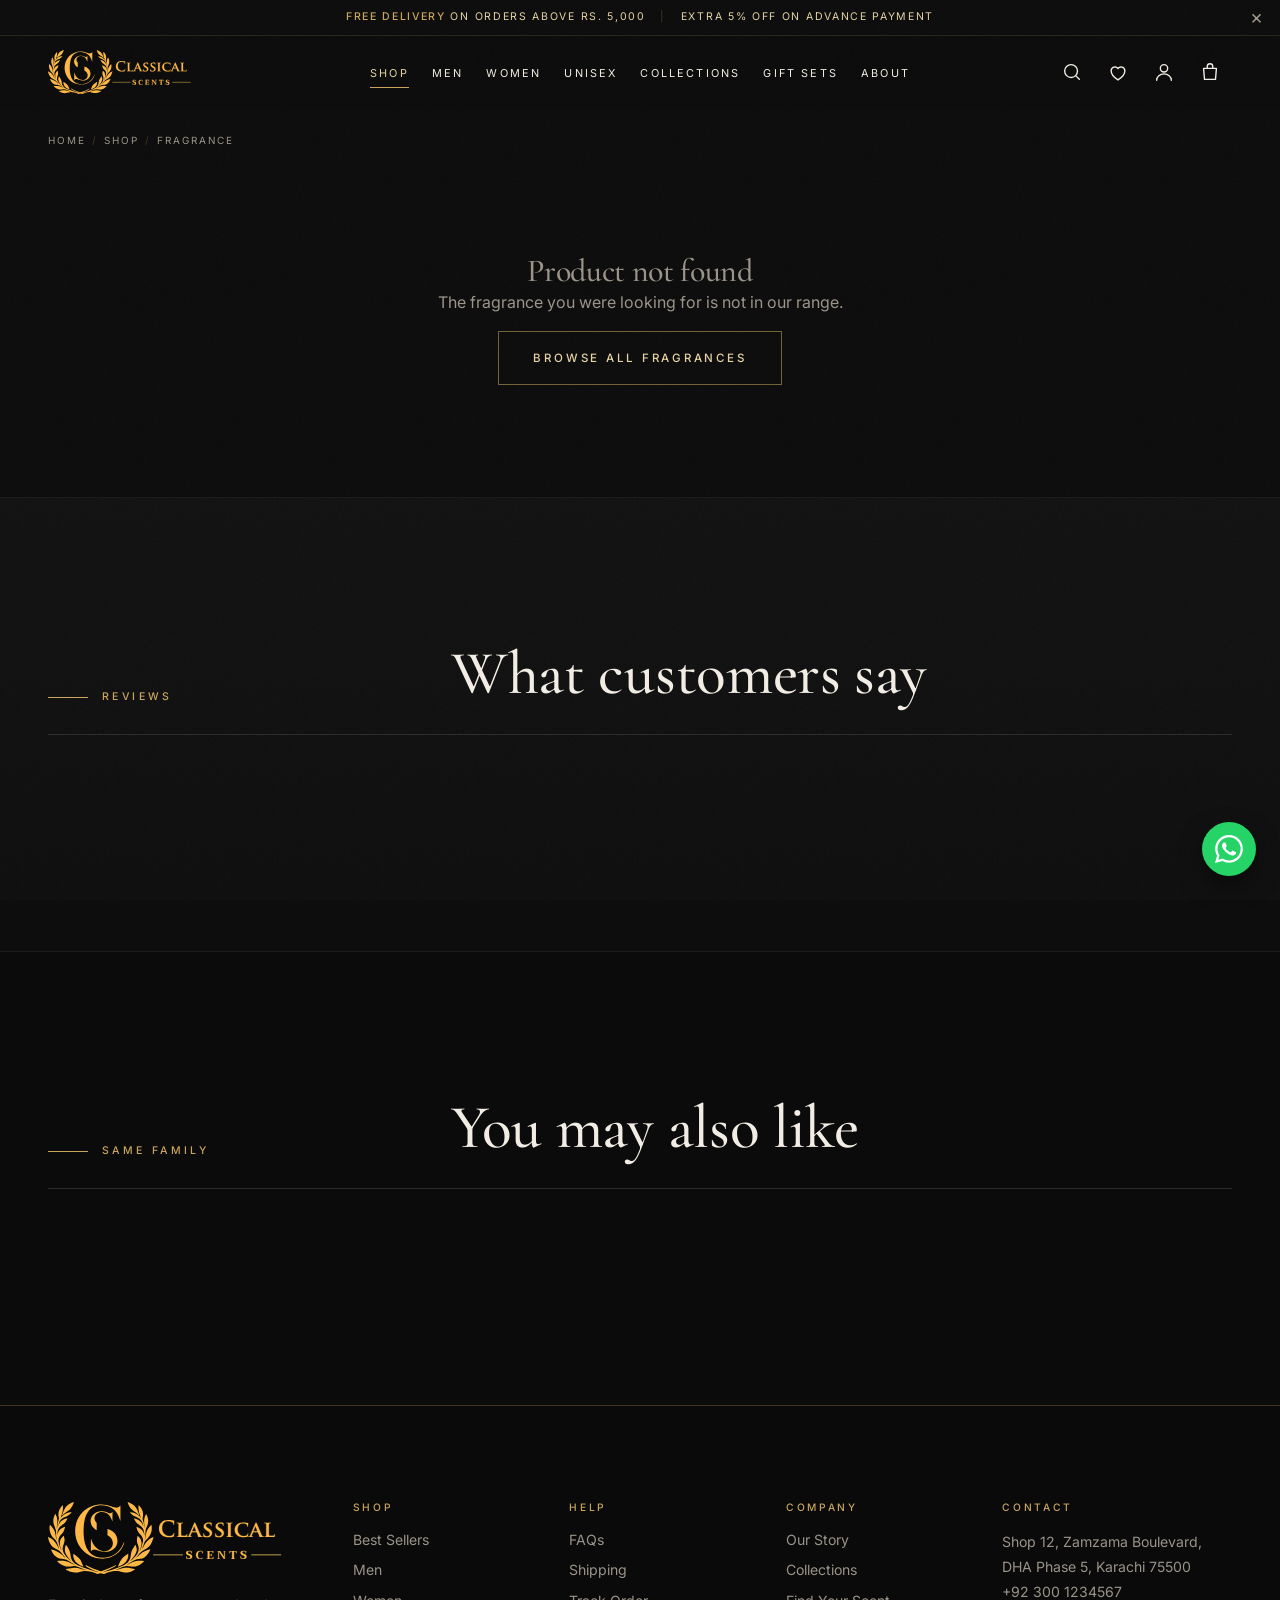
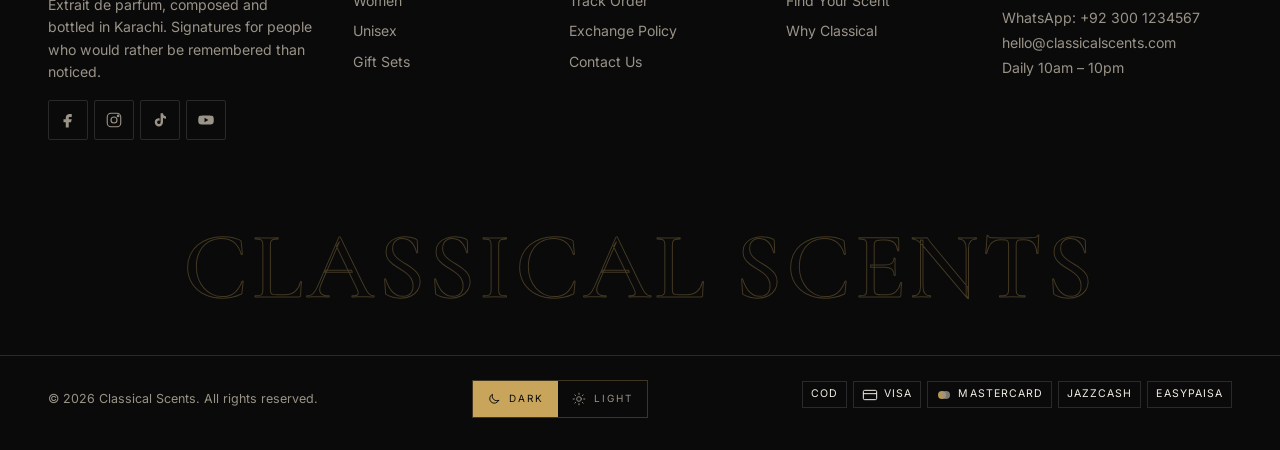
<file: product.html>
<!DOCTYPE html>
<html lang="en" class="no-js">
<head>
  <meta charset="utf-8">
  <meta name="viewport" content="width=device-width, initial-scale=1">
  <title>Perfume Details | Classical Scents</title>
  <meta name="description" content="Notes, longevity, sillage and reviews for this Classical Scents fragrance. Extrait de parfum made in Karachi, delivered across Pakistan.">
  <link rel="canonical" href="https://classicalscents.com/product.html">
  <meta name="theme-color" content="#0B0B0B">
  <script>try{if(JSON.parse(localStorage.getItem("cs_theme"))==="light"){document.documentElement.setAttribute("data-theme","light");document.querySelector('meta[name="theme-color"]').content="#F6F1E8"}}catch(e){}</script>
  <meta property="og:type" content="product">
  <meta property="og:site_name" content="Classical Scents">
  <meta property="og:title" content="Perfume Details | Classical Scents">
  <meta property="og:description" content="Notes, longevity, sillage and reviews for this Classical Scents fragrance.">
  <meta property="og:url" content="https://classicalscents.com/product.html">
  <meta property="og:image" content="https://classicalscents.com/images/og-cover.png">
  <meta name="twitter:card" content="summary_large_image">
  <meta name="twitter:title" content="Perfume Details | Classical Scents">
  <meta name="twitter:description" content="Notes, longevity, sillage and reviews for this Classical Scents fragrance.">
  <meta name="twitter:image" content="https://classicalscents.com/images/og-cover.png">
  <link rel="icon" type="image/svg+xml" href="images/favicon.svg">
  <link rel="preconnect" href="https://fonts.googleapis.com">
  <link rel="preconnect" href="https://fonts.gstatic.com" crossorigin>
  <link href="https://fonts.googleapis.com/css2?family=Cormorant+Garamond:ital,wght@0,500;0,600;1,500&family=Inter:wght@400;500;600;700&display=swap" rel="stylesheet">
  <link rel="stylesheet" href="css/style.css">
  <script src="js/products.js" defer></script>
  <script src="js/main.js" defer></script>
</head>
<body>
<a class="skip-link" href="#main">Skip to content</a>
<div class="announce" id="announce">
  <p><strong>Free delivery</strong> on orders above Rs. 5,000 <span class="announce__sep" aria-hidden="true">|</span> Extra 5% off on advance payment</p>
  <button class="announce__close" type="button" aria-label="Dismiss announcement">&times;</button>
</div>
<header class="header" id="header">
  <div class="container header__inner">
    <button class="icon-btn header__burger" type="button" aria-label="Open menu" aria-expanded="false" aria-controls="mobile-menu">
      <svg viewBox="0 0 24 24" aria-hidden="true"><path d="M3 7h18M3 12h18M3 17h18"/></svg>
    </button>
    <a class="logo" href="index.html" aria-label="Classical Scents home"><img src="images/logo.svg" width="159" height="44" alt="Classical Scents"></a>
    <nav class="nav" aria-label="Primary">
      <ul class="nav__list">
        <li><a href="shop.html">Shop</a></li>
        <li><a href="shop.html?gender=men">Men</a></li>
        <li><a href="shop.html?gender=women">Women</a></li>
        <li><a href="shop.html?gender=unisex">Unisex</a></li>
        <li><a href="collections.html">Collections</a></li>
        <li><a href="shop.html?collection=gift-sets">Gift Sets</a></li>
        <li><a href="about.html">About</a></li>
      </ul>
    </nav>
    <div class="header__icons">
      <button class="icon-btn" type="button" id="search-btn" aria-label="Search products" aria-haspopup="dialog">
        <svg viewBox="0 0 24 24" aria-hidden="true"><circle cx="11" cy="11" r="7"/><path d="m20 20-3.5-3.5"/></svg>
      </button>
      <a class="icon-btn" href="shop.html?wishlist=1" aria-label="Wishlist">
        <svg viewBox="0 0 24 24" aria-hidden="true"><path d="M12 20.5s-7.5-4.6-7.5-10A4.2 4.2 0 0 1 12 8.2a4.2 4.2 0 0 1 7.5 2.3c0 5.4-7.5 10-7.5 10z"/></svg>
        <span class="count" data-wish-count hidden>0</span>
      </a>
      <button class="icon-btn" type="button" id="account-btn" aria-label="Account" aria-haspopup="dialog">
        <svg viewBox="0 0 24 24" aria-hidden="true"><circle cx="12" cy="8" r="4"/><path d="M4 21c0-4 3.6-7 8-7s8 3 8 7"/></svg>
      </button>
      <button class="icon-btn" type="button" id="cart-btn" aria-label="Open cart" aria-haspopup="dialog" aria-controls="cart-drawer">
        <svg viewBox="0 0 24 24" aria-hidden="true"><path d="M5 8h14l-1 12H6L5 8z"/><path d="M9 8V6a3 3 0 0 1 6 0v2"/></svg>
        <span class="count" data-cart-count hidden>0</span>
      </button>
    </div>
  </div>
</header>
<div class="mobile-menu" id="mobile-menu" hidden>
  <div class="mobile-menu__top">
    <span class="logo"><img src="images/logo.svg" width="159" height="44" alt="Classical Scents"></span>
    <button class="icon-btn" type="button" id="menu-close" aria-label="Close menu"><svg viewBox="0 0 24 24" aria-hidden="true"><path d="M6 6l12 12M18 6 6 18"/></svg></button>
  </div>
  <nav aria-label="Mobile">
    <ul class="mobile-menu__list">
      <li><a href="shop.html">Shop All</a></li>
      <li><a href="shop.html?gender=men">Men</a></li>
      <li><a href="shop.html?gender=women">Women</a></li>
      <li><a href="shop.html?gender=unisex">Unisex</a></li>
      <li><a href="collections.html">Collections</a></li>
      <li><a href="shop.html?collection=gift-sets">Gift Sets</a></li>
      <li><a href="about.html">About</a></li>
      <li><a href="contact.html">Contact</a></li>
    </ul>
  </nav>
  <div class="mobile-menu__foot">
    <a href="cart.html">Cart</a>
    <a href="shop.html?wishlist=1">Wishlist</a>
    <a href="contact.html#track">Track Order</a>
    <a href="https://wa.me/923001234567" target="_blank" rel="noopener">WhatsApp</a>
  </div>
</div>
<main id="main">
  <div class="container">
    <ol class="breadcrumb" aria-label="Breadcrumb" style="padding-top:24px">
      <li><a href="index.html">Home</a></li>
      <li><a href="shop.html">Shop</a></li>
      <li id="crumb-current" aria-current="page">Fragrance</li>
    </ol>
  </div>
  <div class="container product" id="product">
    <noscript><p class="muted">Enable JavaScript to view this fragrance, or <a class="link" href="shop.html">return to the shop</a>.</p></noscript>
  </div>

  <section class="section section--surface" aria-labelledby="rev-title">
    <div class="container">
      <div class="section__head section__head--left">
        <p class="eyebrow">Reviews</p>
        <h2 id="rev-title">What customers say</h2>
      </div>
      <div id="reviews-root"></div>
    </div>
  </section>

  <section class="section" aria-labelledby="rel-title">
    <div class="container">
      <div class="section__head">
        <p class="eyebrow">Same family</p>
        <h2 id="rel-title">You may also like</h2>
      </div>
      <div class="grid" id="related"></div>
    </div>
  </section>
</main>
<footer class="footer">
  <div class="container footer__grid">
    <div class="footer__brand">
      <p class="logo logo--footer"><img src="images/logo.svg" width="260" height="72" alt="Classical Scents" loading="lazy"></p>
      <p>Extrait de parfum, composed and bottled in Karachi. Signatures for people who would rather be remembered than noticed.</p>
      <ul class="social" aria-label="Social media">
        <li><a class="icon-btn" href="https://facebook.com/classicalscents" target="_blank" rel="noopener" aria-label="Facebook"><svg viewBox="0 0 24 24" aria-hidden="true" style="fill:currentColor;stroke:none"><path d="M14 8h3V4h-3c-2.8 0-5 2.2-5 5v2H6v4h3v7h4v-7h3l1-4h-4V9c0-.6.4-1 1-1z"/></svg></a></li>
        <li><a class="icon-btn" href="https://instagram.com/classicalscents" target="_blank" rel="noopener" aria-label="Instagram"><svg viewBox="0 0 24 24" aria-hidden="true"><rect x="3" y="3" width="18" height="18" rx="5"/><circle cx="12" cy="12" r="4"/><circle cx="17.5" cy="6.5" r="1" style="fill:currentColor"/></svg></a></li>
        <li><a class="icon-btn" href="https://tiktok.com/@classicalscents" target="_blank" rel="noopener" aria-label="TikTok"><svg viewBox="0 0 24 24" aria-hidden="true" style="fill:currentColor;stroke:none"><path d="M16 3c.3 2.4 1.9 4 4 4.2v3.2c-1.5 0-2.9-.5-4-1.3V15a5.5 5.5 0 1 1-5.5-5.5c.3 0 .7 0 1 .1v3.3a2.3 2.3 0 1 0 1.3 2.1V3H16z"/></svg></a></li>
        <li><a class="icon-btn" href="https://youtube.com/@classicalscents" target="_blank" rel="noopener" aria-label="YouTube"><svg viewBox="0 0 24 24" aria-hidden="true" style="fill:currentColor;stroke:none"><path d="M22 8.2a2.6 2.6 0 0 0-1.8-1.8C18.6 6 12 6 12 6s-6.6 0-8.2.4A2.6 2.6 0 0 0 2 8.2 27 27 0 0 0 1.6 12c0 1.3.1 2.6.4 3.8a2.6 2.6 0 0 0 1.8 1.8c1.6.4 8.2.4 8.2.4s6.6 0 8.2-.4a2.6 2.6 0 0 0 1.8-1.8c.3-1.2.4-2.5.4-3.8s-.1-2.6-.4-3.8zM10 15V9l5.2 3L10 15z"/></svg></a></li>
      </ul>
    </div>
    <nav aria-label="Shop links">
      <h2 class="footer__h">Shop</h2>
      <ul>
        <li><a href="shop.html?sort=rating">Best Sellers</a></li>
        <li><a href="shop.html?gender=men">Men</a></li>
        <li><a href="shop.html?gender=women">Women</a></li>
        <li><a href="shop.html?gender=unisex">Unisex</a></li>
        <li><a href="shop.html?collection=gift-sets">Gift Sets</a></li>
      </ul>
    </nav>
    <nav aria-label="Help links">
      <h2 class="footer__h">Help</h2>
      <ul>
        <li><a href="contact.html#faqs">FAQs</a></li>
        <li><a href="contact.html#shipping">Shipping</a></li>
        <li><a href="contact.html#track">Track Order</a></li>
        <li><a href="contact.html#exchange">Exchange Policy</a></li>
        <li><a href="contact.html">Contact Us</a></li>
      </ul>
    </nav>
    <nav aria-label="Company links">
      <h2 class="footer__h">Company</h2>
      <ul>
        <li><a href="about.html">Our Story</a></li>
        <li><a href="collections.html">Collections</a></li>
        <li><a href="index.html#quiz">Find Your Scent</a></li>
        <li><a href="about.html#values">Why Classical</a></li>
      </ul>
    </nav>
    <div>
      <h2 class="footer__h">Contact</h2>
      <address>
        Shop 12, Zamzama Boulevard,<br>DHA Phase 5, Karachi 75500<br>
        <a href="tel:+923001234567">+92 300 1234567</a><br>
        <a href="https://wa.me/923001234567" target="_blank" rel="noopener">WhatsApp: +92 300 1234567</a><br>
        <a href="mailto:hello@classicalscents.com">hello@classicalscents.com</a><br>
        Daily 10am – 10pm
      </address>
    </div>
  </div>
  <p class="footer__mark" aria-hidden="true">Classical Scents</p>
  <div class="container footer__bottom">
    <p>&copy; 2026 Classical Scents. All rights reserved.</p>
    <div class="theme-switch" role="group" aria-label="Colour theme">
      <button type="button" data-theme-set="dark" aria-pressed="true"><svg viewBox="0 0 24 24" aria-hidden="true"><path d="M20 14.5A8 8 0 0 1 9.5 4a8 8 0 1 0 10.5 10.5z"/></svg>Dark</button>
      <button type="button" data-theme-set="light" aria-pressed="false"><svg viewBox="0 0 24 24" aria-hidden="true"><circle cx="12" cy="12" r="4"/><path d="M12 2v2M12 20v2M2 12h2M20 12h2M4.9 4.9l1.4 1.4M17.7 17.7l1.4 1.4M4.9 19.1l1.4-1.4M17.7 6.3l1.4-1.4"/></svg>Light</button>
    </div>
    <ul class="payments" aria-label="Accepted payment methods">
      <li>COD</li>
      <li><svg viewBox="0 0 24 24" aria-hidden="true"><rect x="2" y="5" width="20" height="14" rx="2" fill="none" stroke="currentColor" stroke-width="1.5"/><path d="M2 10h20" stroke="currentColor" stroke-width="1.5"/></svg>Visa</li>
      <li><svg viewBox="0 0 24 24" aria-hidden="true"><circle cx="9" cy="12" r="6" fill="#C9A55C" opacity=".9"/><circle cx="15" cy="12" r="6" fill="#9A9388" opacity=".8"/></svg>Mastercard</li>
      <li>JazzCash</li>
      <li>Easypaisa</li>
    </ul>
  </div>
</footer>

<a class="wa-float" href="https://wa.me/923001234567?text=Assalam%20o%20Alaikum%2C%20I%20have%20a%20question%20about%20Classical%20Scents." target="_blank" rel="noopener" aria-label="Chat with us on WhatsApp">
  <svg viewBox="0 0 24 24" aria-hidden="true"><path d="M17.47 14.38c-.3-.15-1.76-.87-2.03-.97-.27-.1-.47-.15-.67.15-.2.3-.77.97-.94 1.17-.17.2-.35.22-.64.07-.3-.15-1.26-.46-2.39-1.48-.88-.79-1.48-1.76-1.65-2.06-.17-.3-.02-.46.13-.61.13-.13.3-.35.45-.52.15-.17.2-.3.3-.5.1-.2.05-.37-.03-.52-.07-.15-.67-1.61-.91-2.21-.24-.58-.49-.5-.67-.51h-.57c-.2 0-.52.07-.79.37-.27.3-1.04 1.02-1.04 2.48s1.07 2.88 1.21 3.08c.15.2 2.1 3.2 5.08 4.49.71.31 1.26.49 1.69.63.71.23 1.36.2 1.87.12.57-.09 1.76-.72 2.01-1.41.25-.69.25-1.29.17-1.41-.07-.12-.27-.2-.57-.35M12.05 21.78h-.01a9.87 9.87 0 0 1-5.03-1.38l-.36-.21-3.74.98 1-3.65-.24-.37a9.86 9.86 0 0 1-1.51-5.26c0-5.45 4.44-9.88 9.9-9.88 2.64 0 5.12 1.03 6.99 2.9a9.82 9.82 0 0 1 2.89 6.99c0 5.45-4.44 9.88-9.89 9.88m8.41-18.3A11.82 11.82 0 0 0 12.05 0C5.5 0 .16 5.33.16 11.89c0 2.1.55 4.14 1.59 5.95L0 24l6.3-1.65a11.88 11.88 0 0 0 5.68 1.45h.01c6.55 0 11.89-5.33 11.89-11.89 0-3.18-1.24-6.16-3.49-8.41"/></svg>
</a>

<div class="overlay search" id="search-overlay" hidden role="dialog" aria-modal="true" aria-label="Search products">
  <div class="search__box">
    <div class="search__top">
      <label class="sr-only" for="search-input">Search fragrances</label>
      <input class="search__input" id="search-input" type="search" placeholder="Search by name or note…" autocomplete="off">
      <button class="icon-btn" type="button" id="search-close" aria-label="Close search"><svg viewBox="0 0 24 24" aria-hidden="true"><path d="M6 6l12 12M18 6 6 18"/></svg></button>
    </div>
    <p class="search__hint">Try “oud”, “rose”, “amber” or “vanilla”. Press Enter to open the first match.</p>
    <div class="search__results" id="search-results" aria-live="polite"></div>
  </div>
</div>

<div class="drawer-backdrop" id="drawer-backdrop"></div>
<aside class="drawer" id="cart-drawer" role="dialog" aria-modal="true" aria-labelledby="drawer-title" aria-hidden="true">
  <div class="drawer__head">
    <h2 id="drawer-title">Your Cart</h2>
    <button class="icon-btn" type="button" data-close-drawer aria-label="Close cart"><svg viewBox="0 0 24 24" aria-hidden="true"><path d="M6 6l12 12M18 6 6 18"/></svg></button>
  </div>
  <div class="drawer__body">
    <div class="ship-bar"><p data-ship-text></p><div class="ship-bar__track"><div class="ship-bar__fill" data-ship-fill></div></div></div>
    <div data-cart-lines></div>
  </div>
  <div class="drawer__foot">
    <div class="totals"><div class="grand"><span>Subtotal</span><span data-subtotal>Rs. 0</span></div></div>
    <p class="muted" style="font-size:.78rem;margin:8px 0 12px">Delivery calculated at checkout. COD available nationwide.</p>
    <div style="display:grid;gap:8px">
      <button class="btn btn--gold btn--block" type="button" data-checkout>Checkout</button>
      <a class="btn btn--outline btn--block" href="cart.html">View Cart</a>
    </div>
  </div>
</aside>

<div class="overlay modal" id="modal" hidden>
  <div class="modal__box" role="dialog" aria-modal="true" aria-label="Product details">
    <button class="icon-btn modal__close" type="button" aria-label="Close"><svg viewBox="0 0 24 24" aria-hidden="true"><path d="M6 6l12 12M18 6 6 18"/></svg></button>
    <div class="modal__content"></div>
  </div>
</div>

<dialog class="dialog" id="account-dialog" aria-labelledby="account-title">
  <h2 id="account-title">Your Account</h2>
  <p>Accounts and order history are coming soon. Until then, every order is confirmed on WhatsApp and you can track it from the Contact page.</p>
  <a class="btn btn--gold btn--block" href="contact.html#track">Track an Order</a>
  <button class="btn btn--outline btn--block" type="button" data-close-dialog>Close</button>
</dialog>

<div class="toast" id="toast" role="status" aria-live="polite"></div>
</body>
</html>
</file>
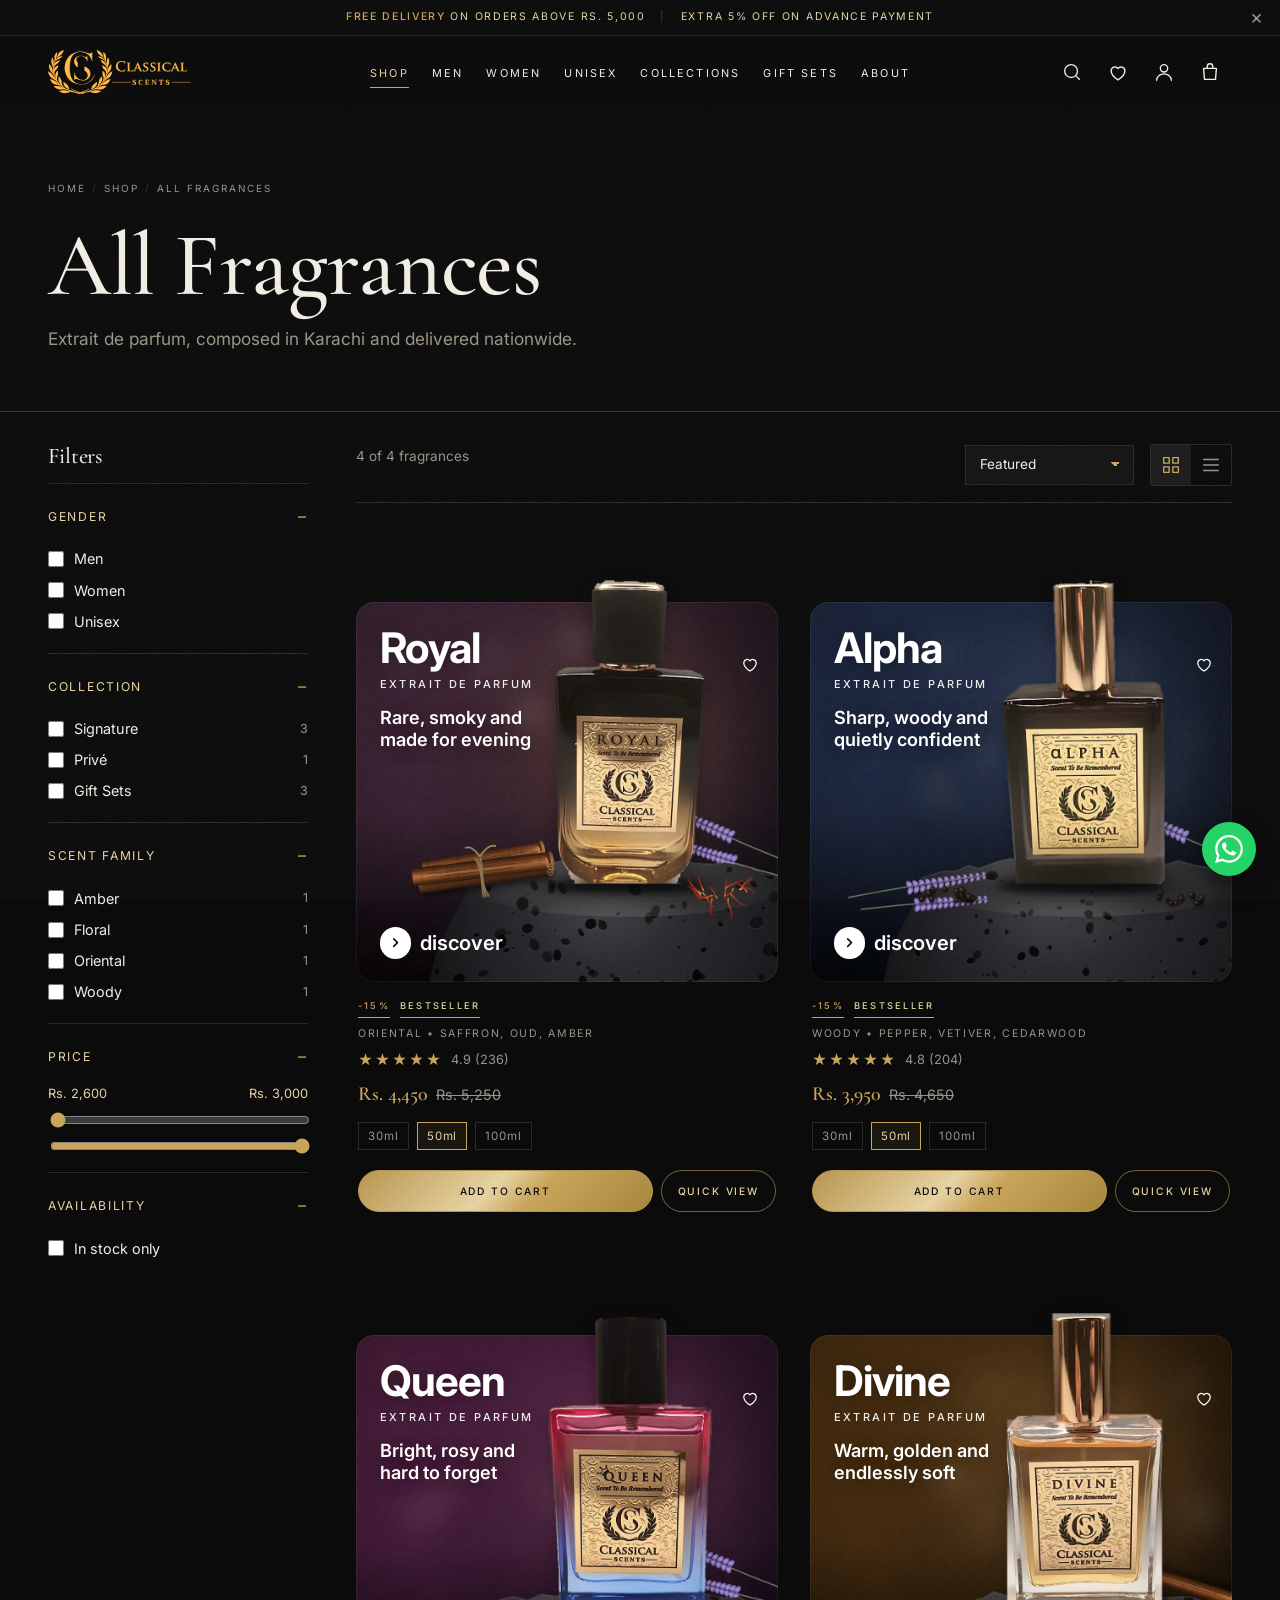
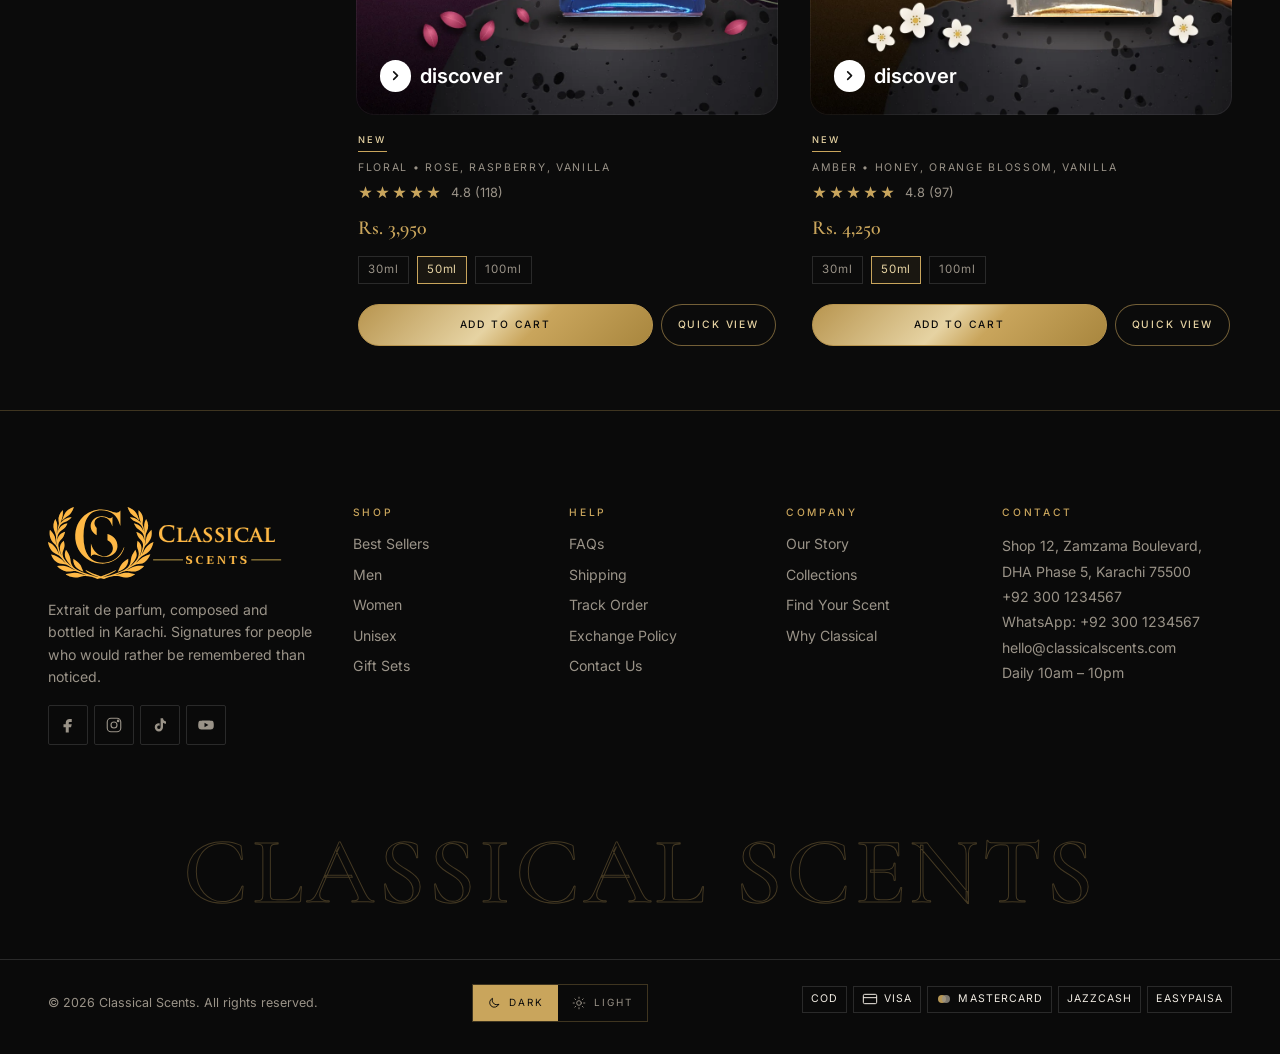
<file: shop.html>
<!DOCTYPE html>
<html lang="en" class="no-js">
<head>
  <meta charset="utf-8">
  <meta name="viewport" content="width=device-width, initial-scale=1">
  <title>Shop All Perfumes | Classical Scents</title>
  <meta name="description" content="Browse every Classical Scents extrait de parfum. Filter by gender, collection, scent family and price. Cash on delivery across Pakistan.">
  <link rel="canonical" href="https://classicalscents.com/shop.html">
  <meta name="theme-color" content="#0B0B0B">
  <script>try{if(JSON.parse(localStorage.getItem("cs_theme"))==="light"){document.documentElement.setAttribute("data-theme","light");document.querySelector('meta[name="theme-color"]').content="#F6F1E8"}}catch(e){}</script>
  <meta property="og:type" content="website">
  <meta property="og:site_name" content="Classical Scents">
  <meta property="og:title" content="Shop All Perfumes | Classical Scents">
  <meta property="og:description" content="Browse every Classical Scents extrait de parfum. Filter by gender, collection, scent family and price.">
  <meta property="og:url" content="https://classicalscents.com/shop.html">
  <meta property="og:image" content="https://classicalscents.com/images/og-cover.png">
  <meta name="twitter:card" content="summary_large_image">
  <meta name="twitter:title" content="Shop All Perfumes | Classical Scents">
  <meta name="twitter:description" content="Browse every Classical Scents extrait de parfum. Filter by gender, collection, scent family and price.">
  <meta name="twitter:image" content="https://classicalscents.com/images/og-cover.png">
  <link rel="icon" type="image/svg+xml" href="images/favicon.svg">
  <link rel="preconnect" href="https://fonts.googleapis.com">
  <link rel="preconnect" href="https://fonts.gstatic.com" crossorigin>
  <link href="https://fonts.googleapis.com/css2?family=Cormorant+Garamond:ital,wght@0,500;0,600;1,500&family=Inter:wght@400;500;600;700&display=swap" rel="stylesheet">
  <link rel="stylesheet" href="css/style.css">
  <script src="js/products.js" defer></script>
  <script src="js/main.js" defer></script>
  <script type="application/ld+json">
  {"@context":"https://schema.org","@type":"BreadcrumbList","itemListElement":[{"@type":"ListItem","position":1,"name":"Home","item":"https://classicalscents.com/"},{"@type":"ListItem","position":2,"name":"Shop","item":"https://classicalscents.com/shop.html"}]}
  </script>
</head>
<body>
<a class="skip-link" href="#main">Skip to content</a>
<div class="announce" id="announce">
  <p><strong>Free delivery</strong> on orders above Rs. 5,000 <span class="announce__sep" aria-hidden="true">|</span> Extra 5% off on advance payment</p>
  <button class="announce__close" type="button" aria-label="Dismiss announcement">&times;</button>
</div>
<header class="header" id="header">
  <div class="container header__inner">
    <button class="icon-btn header__burger" type="button" aria-label="Open menu" aria-expanded="false" aria-controls="mobile-menu">
      <svg viewBox="0 0 24 24" aria-hidden="true"><path d="M3 7h18M3 12h18M3 17h18"/></svg>
    </button>
    <a class="logo" href="index.html" aria-label="Classical Scents home"><img src="images/logo.svg" width="159" height="44" alt="Classical Scents"></a>
    <nav class="nav" aria-label="Primary">
      <ul class="nav__list">
        <li><a href="shop.html">Shop</a></li>
        <li><a href="shop.html?gender=men">Men</a></li>
        <li><a href="shop.html?gender=women">Women</a></li>
        <li><a href="shop.html?gender=unisex">Unisex</a></li>
        <li><a href="collections.html">Collections</a></li>
        <li><a href="shop.html?collection=gift-sets">Gift Sets</a></li>
        <li><a href="about.html">About</a></li>
      </ul>
    </nav>
    <div class="header__icons">
      <button class="icon-btn" type="button" id="search-btn" aria-label="Search products" aria-haspopup="dialog">
        <svg viewBox="0 0 24 24" aria-hidden="true"><circle cx="11" cy="11" r="7"/><path d="m20 20-3.5-3.5"/></svg>
      </button>
      <a class="icon-btn" href="shop.html?wishlist=1" aria-label="Wishlist">
        <svg viewBox="0 0 24 24" aria-hidden="true"><path d="M12 20.5s-7.5-4.6-7.5-10A4.2 4.2 0 0 1 12 8.2a4.2 4.2 0 0 1 7.5 2.3c0 5.4-7.5 10-7.5 10z"/></svg>
        <span class="count" data-wish-count hidden>0</span>
      </a>
      <button class="icon-btn" type="button" id="account-btn" aria-label="Account" aria-haspopup="dialog">
        <svg viewBox="0 0 24 24" aria-hidden="true"><circle cx="12" cy="8" r="4"/><path d="M4 21c0-4 3.6-7 8-7s8 3 8 7"/></svg>
      </button>
      <button class="icon-btn" type="button" id="cart-btn" aria-label="Open cart" aria-haspopup="dialog" aria-controls="cart-drawer">
        <svg viewBox="0 0 24 24" aria-hidden="true"><path d="M5 8h14l-1 12H6L5 8z"/><path d="M9 8V6a3 3 0 0 1 6 0v2"/></svg>
        <span class="count" data-cart-count hidden>0</span>
      </button>
    </div>
  </div>
</header>
<div class="mobile-menu" id="mobile-menu" hidden>
  <div class="mobile-menu__top">
    <span class="logo"><img src="images/logo.svg" width="159" height="44" alt="Classical Scents"></span>
    <button class="icon-btn" type="button" id="menu-close" aria-label="Close menu"><svg viewBox="0 0 24 24" aria-hidden="true"><path d="M6 6l12 12M18 6 6 18"/></svg></button>
  </div>
  <nav aria-label="Mobile">
    <ul class="mobile-menu__list">
      <li><a href="shop.html">Shop All</a></li>
      <li><a href="shop.html?gender=men">Men</a></li>
      <li><a href="shop.html?gender=women">Women</a></li>
      <li><a href="shop.html?gender=unisex">Unisex</a></li>
      <li><a href="collections.html">Collections</a></li>
      <li><a href="shop.html?collection=gift-sets">Gift Sets</a></li>
      <li><a href="about.html">About</a></li>
      <li><a href="contact.html">Contact</a></li>
    </ul>
  </nav>
  <div class="mobile-menu__foot">
    <a href="cart.html">Cart</a>
    <a href="shop.html?wishlist=1">Wishlist</a>
    <a href="contact.html#track">Track Order</a>
    <a href="https://wa.me/923001234567" target="_blank" rel="noopener">WhatsApp</a>
  </div>
</div>
<main id="main">
  <div class="container page-hero">
    <ol class="breadcrumb" aria-label="Breadcrumb">
      <li><a href="index.html">Home</a></li>
      <li><a href="shop.html">Shop</a></li>
      <li id="crumb-current" aria-current="page">All Fragrances</li>
    </ol>
    <h1 id="shop-title">All Fragrances</h1>
    <p class="lead" id="shop-lead">Extrait de parfum, composed in Karachi and delivered nationwide.</p>
  </div>

  <div class="container shop">
    <aside class="filters" id="filters" aria-label="Filters">
      <div class="filters__head">
        <h2>Filters</h2>
        <button class="icon-btn filters__close" type="button" aria-label="Close filters"><svg viewBox="0 0 24 24" aria-hidden="true"><path d="M6 6l12 12M18 6 6 18"/></svg></button>
      </div>
      <details class="fgroup" open>
        <summary>Gender</summary>
        <div class="fgroup__body">
          <label class="check"><input type="checkbox" name="gender" value="men">Men</label>
          <label class="check"><input type="checkbox" name="gender" value="women">Women</label>
          <label class="check"><input type="checkbox" name="gender" value="unisex">Unisex</label>
        </div>
      </details>
      <details class="fgroup" open>
        <summary>Collection</summary>
        <div class="fgroup__body" id="f-collection"></div>
      </details>
      <details class="fgroup" open>
        <summary>Scent family</summary>
        <div class="fgroup__body" id="f-family"></div>
      </details>
      <details class="fgroup" open>
        <summary>Price</summary>
        <div class="fgroup__body range">
          <div class="range__vals"><span id="range-min">Rs. 0</span><span id="range-max">Rs. 0</span></div>
          <label class="sr-only" for="f-min">Minimum price</label>
          <input type="range" id="f-min" step="100" min="0" max="10000" value="0">
          <label class="sr-only" for="f-max">Maximum price</label>
          <input type="range" id="f-max" step="100" min="0" max="10000" value="10000">
        </div>
      </details>
      <details class="fgroup" open>
        <summary>Availability</summary>
        <div class="fgroup__body"><label class="check"><input type="checkbox" id="f-instock">In stock only</label></div>
      </details>
    </aside>

    <div>
      <div class="toolbar">
        <p class="toolbar__count" id="shop-count" aria-live="polite">Loading…</p>
        <button class="btn btn--outline btn--sm filters-toggle" type="button" id="filters-toggle" aria-controls="filters">Filters</button>
        <label class="sr-only" for="sort">Sort by</label>
        <select class="select" id="sort">
          <option value="featured">Featured</option>
          <option value="price-asc">Price: Low to High</option>
          <option value="price-desc">Price: High to Low</option>
          <option value="newest">Newest</option>
          <option value="rating">Top Rated</option>
        </select>
        <div class="view-toggle" role="group" aria-label="Layout">
          <button class="icon-btn" type="button" data-view="grid" aria-label="Grid view" aria-pressed="true"><svg viewBox="0 0 24 24" aria-hidden="true"><rect x="4" y="4" width="6" height="6"/><rect x="14" y="4" width="6" height="6"/><rect x="4" y="14" width="6" height="6"/><rect x="14" y="14" width="6" height="6"/></svg></button>
          <button class="icon-btn" type="button" data-view="list" aria-label="List view" aria-pressed="false"><svg viewBox="0 0 24 24" aria-hidden="true"><path d="M4 6h16M4 12h16M4 18h16"/></svg></button>
        </div>
      </div>
      <div class="active-filters" id="active-filters"></div>
      <div class="grid" id="shop-grid">
        <noscript><p class="muted">Enable JavaScript to browse the catalogue, or <a class="link" href="contact.html">contact us on WhatsApp</a> for the full price list.</p></noscript>
      </div>
    </div>
  </div>
</main>
<footer class="footer">
  <div class="container footer__grid">
    <div class="footer__brand">
      <p class="logo logo--footer"><img src="images/logo.svg" width="260" height="72" alt="Classical Scents" loading="lazy"></p>
      <p>Extrait de parfum, composed and bottled in Karachi. Signatures for people who would rather be remembered than noticed.</p>
      <ul class="social" aria-label="Social media">
        <li><a class="icon-btn" href="https://facebook.com/classicalscents" target="_blank" rel="noopener" aria-label="Facebook"><svg viewBox="0 0 24 24" aria-hidden="true" style="fill:currentColor;stroke:none"><path d="M14 8h3V4h-3c-2.8 0-5 2.2-5 5v2H6v4h3v7h4v-7h3l1-4h-4V9c0-.6.4-1 1-1z"/></svg></a></li>
        <li><a class="icon-btn" href="https://instagram.com/classicalscents" target="_blank" rel="noopener" aria-label="Instagram"><svg viewBox="0 0 24 24" aria-hidden="true"><rect x="3" y="3" width="18" height="18" rx="5"/><circle cx="12" cy="12" r="4"/><circle cx="17.5" cy="6.5" r="1" style="fill:currentColor"/></svg></a></li>
        <li><a class="icon-btn" href="https://tiktok.com/@classicalscents" target="_blank" rel="noopener" aria-label="TikTok"><svg viewBox="0 0 24 24" aria-hidden="true" style="fill:currentColor;stroke:none"><path d="M16 3c.3 2.4 1.9 4 4 4.2v3.2c-1.5 0-2.9-.5-4-1.3V15a5.5 5.5 0 1 1-5.5-5.5c.3 0 .7 0 1 .1v3.3a2.3 2.3 0 1 0 1.3 2.1V3H16z"/></svg></a></li>
        <li><a class="icon-btn" href="https://youtube.com/@classicalscents" target="_blank" rel="noopener" aria-label="YouTube"><svg viewBox="0 0 24 24" aria-hidden="true" style="fill:currentColor;stroke:none"><path d="M22 8.2a2.6 2.6 0 0 0-1.8-1.8C18.6 6 12 6 12 6s-6.6 0-8.2.4A2.6 2.6 0 0 0 2 8.2 27 27 0 0 0 1.6 12c0 1.3.1 2.6.4 3.8a2.6 2.6 0 0 0 1.8 1.8c1.6.4 8.2.4 8.2.4s6.6 0 8.2-.4a2.6 2.6 0 0 0 1.8-1.8c.3-1.2.4-2.5.4-3.8s-.1-2.6-.4-3.8zM10 15V9l5.2 3L10 15z"/></svg></a></li>
      </ul>
    </div>
    <nav aria-label="Shop links">
      <h2 class="footer__h">Shop</h2>
      <ul>
        <li><a href="shop.html?sort=rating">Best Sellers</a></li>
        <li><a href="shop.html?gender=men">Men</a></li>
        <li><a href="shop.html?gender=women">Women</a></li>
        <li><a href="shop.html?gender=unisex">Unisex</a></li>
        <li><a href="shop.html?collection=gift-sets">Gift Sets</a></li>
      </ul>
    </nav>
    <nav aria-label="Help links">
      <h2 class="footer__h">Help</h2>
      <ul>
        <li><a href="contact.html#faqs">FAQs</a></li>
        <li><a href="contact.html#shipping">Shipping</a></li>
        <li><a href="contact.html#track">Track Order</a></li>
        <li><a href="contact.html#exchange">Exchange Policy</a></li>
        <li><a href="contact.html">Contact Us</a></li>
      </ul>
    </nav>
    <nav aria-label="Company links">
      <h2 class="footer__h">Company</h2>
      <ul>
        <li><a href="about.html">Our Story</a></li>
        <li><a href="collections.html">Collections</a></li>
        <li><a href="index.html#quiz">Find Your Scent</a></li>
        <li><a href="about.html#values">Why Classical</a></li>
      </ul>
    </nav>
    <div>
      <h2 class="footer__h">Contact</h2>
      <address>
        Shop 12, Zamzama Boulevard,<br>DHA Phase 5, Karachi 75500<br>
        <a href="tel:+923001234567">+92 300 1234567</a><br>
        <a href="https://wa.me/923001234567" target="_blank" rel="noopener">WhatsApp: +92 300 1234567</a><br>
        <a href="mailto:hello@classicalscents.com">hello@classicalscents.com</a><br>
        Daily 10am – 10pm
      </address>
    </div>
  </div>
  <p class="footer__mark" aria-hidden="true">Classical Scents</p>
  <div class="container footer__bottom">
    <p>&copy; 2026 Classical Scents. All rights reserved.</p>
    <div class="theme-switch" role="group" aria-label="Colour theme">
      <button type="button" data-theme-set="dark" aria-pressed="true"><svg viewBox="0 0 24 24" aria-hidden="true"><path d="M20 14.5A8 8 0 0 1 9.5 4a8 8 0 1 0 10.5 10.5z"/></svg>Dark</button>
      <button type="button" data-theme-set="light" aria-pressed="false"><svg viewBox="0 0 24 24" aria-hidden="true"><circle cx="12" cy="12" r="4"/><path d="M12 2v2M12 20v2M2 12h2M20 12h2M4.9 4.9l1.4 1.4M17.7 17.7l1.4 1.4M4.9 19.1l1.4-1.4M17.7 6.3l1.4-1.4"/></svg>Light</button>
    </div>
    <ul class="payments" aria-label="Accepted payment methods">
      <li>COD</li>
      <li><svg viewBox="0 0 24 24" aria-hidden="true"><rect x="2" y="5" width="20" height="14" rx="2" fill="none" stroke="currentColor" stroke-width="1.5"/><path d="M2 10h20" stroke="currentColor" stroke-width="1.5"/></svg>Visa</li>
      <li><svg viewBox="0 0 24 24" aria-hidden="true"><circle cx="9" cy="12" r="6" fill="#C9A55C" opacity=".9"/><circle cx="15" cy="12" r="6" fill="#9A9388" opacity=".8"/></svg>Mastercard</li>
      <li>JazzCash</li>
      <li>Easypaisa</li>
    </ul>
  </div>
</footer>

<a class="wa-float" href="https://wa.me/923001234567?text=Assalam%20o%20Alaikum%2C%20I%20have%20a%20question%20about%20Classical%20Scents." target="_blank" rel="noopener" aria-label="Chat with us on WhatsApp">
  <svg viewBox="0 0 24 24" aria-hidden="true"><path d="M17.47 14.38c-.3-.15-1.76-.87-2.03-.97-.27-.1-.47-.15-.67.15-.2.3-.77.97-.94 1.17-.17.2-.35.22-.64.07-.3-.15-1.26-.46-2.39-1.48-.88-.79-1.48-1.76-1.65-2.06-.17-.3-.02-.46.13-.61.13-.13.3-.35.45-.52.15-.17.2-.3.3-.5.1-.2.05-.37-.03-.52-.07-.15-.67-1.61-.91-2.21-.24-.58-.49-.5-.67-.51h-.57c-.2 0-.52.07-.79.37-.27.3-1.04 1.02-1.04 2.48s1.07 2.88 1.21 3.08c.15.2 2.1 3.2 5.08 4.49.71.31 1.26.49 1.69.63.71.23 1.36.2 1.87.12.57-.09 1.76-.72 2.01-1.41.25-.69.25-1.29.17-1.41-.07-.12-.27-.2-.57-.35M12.05 21.78h-.01a9.87 9.87 0 0 1-5.03-1.38l-.36-.21-3.74.98 1-3.65-.24-.37a9.86 9.86 0 0 1-1.51-5.26c0-5.45 4.44-9.88 9.9-9.88 2.64 0 5.12 1.03 6.99 2.9a9.82 9.82 0 0 1 2.89 6.99c0 5.45-4.44 9.88-9.89 9.88m8.41-18.3A11.82 11.82 0 0 0 12.05 0C5.5 0 .16 5.33.16 11.89c0 2.1.55 4.14 1.59 5.95L0 24l6.3-1.65a11.88 11.88 0 0 0 5.68 1.45h.01c6.55 0 11.89-5.33 11.89-11.89 0-3.18-1.24-6.16-3.49-8.41"/></svg>
</a>

<div class="overlay search" id="search-overlay" hidden role="dialog" aria-modal="true" aria-label="Search products">
  <div class="search__box">
    <div class="search__top">
      <label class="sr-only" for="search-input">Search fragrances</label>
      <input class="search__input" id="search-input" type="search" placeholder="Search by name or note…" autocomplete="off">
      <button class="icon-btn" type="button" id="search-close" aria-label="Close search"><svg viewBox="0 0 24 24" aria-hidden="true"><path d="M6 6l12 12M18 6 6 18"/></svg></button>
    </div>
    <p class="search__hint">Try “oud”, “rose”, “amber” or “vanilla”. Press Enter to open the first match.</p>
    <div class="search__results" id="search-results" aria-live="polite"></div>
  </div>
</div>

<div class="drawer-backdrop" id="drawer-backdrop"></div>
<aside class="drawer" id="cart-drawer" role="dialog" aria-modal="true" aria-labelledby="drawer-title" aria-hidden="true">
  <div class="drawer__head">
    <h2 id="drawer-title">Your Cart</h2>
    <button class="icon-btn" type="button" data-close-drawer aria-label="Close cart"><svg viewBox="0 0 24 24" aria-hidden="true"><path d="M6 6l12 12M18 6 6 18"/></svg></button>
  </div>
  <div class="drawer__body">
    <div class="ship-bar"><p data-ship-text></p><div class="ship-bar__track"><div class="ship-bar__fill" data-ship-fill></div></div></div>
    <div data-cart-lines></div>
  </div>
  <div class="drawer__foot">
    <div class="totals"><div class="grand"><span>Subtotal</span><span data-subtotal>Rs. 0</span></div></div>
    <p class="muted" style="font-size:.78rem;margin:8px 0 12px">Delivery calculated at checkout. COD available nationwide.</p>
    <div style="display:grid;gap:8px">
      <button class="btn btn--gold btn--block" type="button" data-checkout>Checkout</button>
      <a class="btn btn--outline btn--block" href="cart.html">View Cart</a>
    </div>
  </div>
</aside>

<div class="overlay modal" id="modal" hidden>
  <div class="modal__box" role="dialog" aria-modal="true" aria-label="Product details">
    <button class="icon-btn modal__close" type="button" aria-label="Close"><svg viewBox="0 0 24 24" aria-hidden="true"><path d="M6 6l12 12M18 6 6 18"/></svg></button>
    <div class="modal__content"></div>
  </div>
</div>

<dialog class="dialog" id="account-dialog" aria-labelledby="account-title">
  <h2 id="account-title">Your Account</h2>
  <p>Accounts and order history are coming soon. Until then, every order is confirmed on WhatsApp and you can track it from the Contact page.</p>
  <a class="btn btn--gold btn--block" href="contact.html#track">Track an Order</a>
  <button class="btn btn--outline btn--block" type="button" data-close-dialog>Close</button>
</dialog>

<div class="toast" id="toast" role="status" aria-live="polite"></div>
</body>
</html>
</file>
<file: css/style.css>
/* ==========================================================================
   Classical Scents — design system
   Black + matte gold. Fonts: Cormorant Garamond (headings) / Inter (body).
   Spacing scale: 8px. Container: 1280px. Radius: 2px.
   ========================================================================== */

:root {
  --bg: #0B0B0B;
  --surface: #141414;
  --surface-2: #1C1C1C;
  --line: #2A2A2A;
  --line-gold: rgba(201, 165, 92, 0.28);
  --gold: #C9A55C;
  --gold-soft: #B8954F;
  --gold-pale: #E6D3A3;
  --text: #F2EDE4;
  --muted: #9A9388;
  --danger: #D98B7A;
  --serif: "Cormorant Garamond", Georgia, "Times New Roman", serif;
  --sans: "Inter", system-ui, -apple-system, "Segoe UI", Roboto, sans-serif;
  --gold-grad: linear-gradient(135deg, #B8954F 0%, #E6D3A3 45%, #C9A55C 60%, #A8863E 100%);
  --r: 2px;
  --s1: 8px; --s2: 16px; --s3: 24px; --s4: 32px; --s5: 40px; --s6: 48px; --s8: 64px; --s10: 80px; --s12: 96px;
  --container: 1280px;
  --header-h: 72px;
  --ease: cubic-bezier(0.22, 1, 0.36, 1);
}

/* ---------- Reset & base ---------- */
*, *::before, *::after { box-sizing: border-box; }
html { -webkit-text-size-adjust: 100%; scroll-behavior: smooth; }
body {
  margin: 0; background: var(--bg); color: var(--text);
  font-family: var(--sans); font-weight: 400; font-size: 1rem; line-height: 1.6;
  -webkit-font-smoothing: antialiased; overflow-x: hidden;
}
body.no-scroll { overflow: hidden; }
img, svg, picture { display: block; max-width: 100%; }
img { height: auto; }
a { color: inherit; text-decoration: none; }
button { font: inherit; color: inherit; background: none; border: 0; cursor: pointer; padding: 0; }
input, select, textarea { font: inherit; color: inherit; }
ul, ol { list-style: none; margin: 0; padding: 0; }
h1, h2, h3, h4 { font-family: var(--serif); font-weight: 500; line-height: 1.15; margin: 0; letter-spacing: 0.01em; }
h1 { font-size: clamp(2.4rem, 6vw, 4.2rem); }
h2 { font-size: clamp(1.9rem, 3.4vw, 2.75rem); }
h3 { font-size: 1.4rem; }
p { margin: 0 0 var(--s2); }
strong { font-weight: 500; }
::selection { background: var(--gold); color: #0B0B0B; }

:focus-visible { outline: 2px solid var(--gold); outline-offset: 3px; border-radius: var(--r); }
:focus:not(:focus-visible) { outline: none; }

.sr-only { position: absolute; width: 1px; height: 1px; padding: 0; margin: -1px; overflow: hidden; clip: rect(0 0 0 0); white-space: nowrap; border: 0; }
.skip-link { position: absolute; left: var(--s2); top: -60px; background: var(--gold); color: #0B0B0B; padding: 10px 14px; z-index: 1000; border-radius: var(--r); font-weight: 500; }
.skip-link:focus { top: var(--s2); }

.container { width: 100%; max-width: var(--container); margin: 0 auto; padding-left: 20px; padding-right: 20px; }
@media (min-width: 768px) { .container { padding-left: var(--s4); padding-right: var(--s4); } }
@media (min-width: 1200px) { .container { padding-left: var(--s6); padding-right: var(--s6); } }

.shop > *, .product > *, .cart-page > *, .quiz > *, .story > *, .contact > * { min-width: 0; }
.section { padding: var(--s8) 0; }
@media (min-width: 900px) { .section { padding: var(--s12) 0; } }
.section--tight { padding: var(--s6) 0; }
.section--surface { background: var(--surface); border-top: 1px solid var(--line); border-bottom: 1px solid var(--line); }

.section__head { text-align: center; max-width: 640px; margin: 0 auto var(--s5); }
.section__head--left { text-align: left; margin-left: 0; }
.eyebrow { display: inline-block; font-size: 0.72rem; letter-spacing: 0.22em; text-transform: uppercase; color: var(--gold); margin-bottom: var(--s2); font-weight: 500; }
.lead { color: var(--muted); font-size: 1.05rem; max-width: 60ch; }
.muted { color: var(--muted); }
.gold-text { background: var(--gold-grad); -webkit-background-clip: text; background-clip: text; color: transparent; }
.divider { border: 0; border-top: 1px solid var(--line-gold); margin: 0; }
.text-center { text-align: center; }

/* ---------- Buttons ---------- */
.btn {
  display: inline-flex; align-items: center; justify-content: center; gap: 10px;
  min-height: 48px; padding: 0 var(--s3); border-radius: var(--r);
  font-size: 0.82rem; font-weight: 500; letter-spacing: 0.14em; text-transform: uppercase;
  border: 1px solid transparent; transition: transform .25s var(--ease), background-color .25s, color .25s, border-color .25s, box-shadow .25s;
  white-space: nowrap;
}
.btn--gold { background: var(--gold-grad); color: #0B0B0B; border-color: var(--gold-soft); box-shadow: 0 0 0 0 rgba(201,165,92,0); }
.btn--gold:hover { transform: translateY(-1px); box-shadow: 0 8px 24px -8px rgba(201,165,92,.55); }
.btn--outline { border-color: var(--gold); color: var(--gold-pale); background: transparent; }
.btn--outline:hover { background: rgba(201,165,92,.1); }
.btn--ghost { border-color: var(--line); color: var(--text); background: rgba(11,11,11,.85); backdrop-filter: blur(4px); }
.btn--ghost:hover { border-color: var(--gold); }
.btn--sm { min-height: 40px; padding: 0 var(--s2); font-size: 0.74rem; }
.btn--block { width: 100%; }
.btn[disabled], .btn.is-disabled { opacity: .45; cursor: not-allowed; transform: none !important; box-shadow: none !important; }
.link { color: var(--gold); border-bottom: 1px solid var(--line-gold); transition: border-color .2s; }
.link:hover { border-color: var(--gold); }

.icon-btn { position: relative; display: inline-flex; align-items: center; justify-content: center; width: 44px; height: 44px; border-radius: var(--r); color: var(--text); transition: color .2s, background-color .2s; }
.icon-btn:hover { color: var(--gold); }
.icon-btn svg { width: 22px; height: 22px; fill: none; stroke: currentColor; stroke-width: 1.5; stroke-linecap: round; stroke-linejoin: round; }
.count { position: absolute; top: 4px; right: 2px; min-width: 18px; height: 18px; padding: 0 5px; border-radius: 9px; background: var(--gold); color: #0B0B0B; font-size: 0.68rem; font-weight: 500; line-height: 18px; text-align: center; }

/* ---------- Chips / badges / stars ---------- */
.chip { display: inline-flex; align-items: center; justify-content: center; min-height: 32px; padding: 0 12px; border: 1px solid var(--line); border-radius: var(--r); font-size: 0.78rem; color: var(--muted); transition: border-color .2s, color .2s, background-color .2s; }
.chip:hover { border-color: var(--gold-soft); color: var(--text); }
.chip.is-active, .chip[aria-checked="true"] { border-color: var(--gold); color: var(--gold-pale); background: rgba(201,165,92,.08); }
.chips { display: flex; flex-wrap: wrap; gap: 8px; }

.badge { display: inline-block; padding: 4px 8px; font-size: 0.66rem; letter-spacing: 0.14em; text-transform: uppercase; font-weight: 500; border-radius: var(--r); background: rgba(11,11,11,.85); border: 1px solid var(--line-gold); color: var(--gold-pale); }
.badge--sale { background: var(--gold); color: #0B0B0B; border-color: var(--gold); }
.badge--soldout { background: var(--surface-2); color: var(--muted); border-color: var(--line); }

.stars { position: relative; display: inline-block; font-size: 0.9rem; letter-spacing: 2px; line-height: 1; color: var(--line); vertical-align: middle; }
.stars::before { content: "★★★★★"; }
.stars__fill { position: absolute; left: 0; top: 0; overflow: hidden; white-space: nowrap; color: var(--gold); }
.stars__fill::before { content: "★★★★★"; }
.rating { display: inline-flex; align-items: center; gap: 8px; font-size: 0.8rem; color: var(--muted); }

.price { font-family: var(--serif); font-size: 1.25rem; font-weight: 600; color: var(--gold); }
.price s, .price-was { color: var(--muted); font-size: 0.9rem; font-family: var(--sans); font-weight: 400; margin-left: 8px; }

/* ---------- Forms ---------- */
.field { display: flex; flex-direction: column; gap: 6px; margin-bottom: var(--s2); }
.field label { font-size: 0.78rem; letter-spacing: 0.08em; text-transform: uppercase; color: var(--muted); }
.input, .select, .textarea {
  width: 100%; min-height: 48px; padding: 10px 14px; background: var(--surface); border: 1px solid var(--line); border-radius: var(--r); color: var(--text);
  transition: border-color .2s;
}
.textarea { min-height: 140px; resize: vertical; }
.input:focus, .select:focus, .textarea:focus { border-color: var(--gold); outline: none; }
.input[aria-invalid="true"] { border-color: var(--danger); }
.field__error { font-size: 0.78rem; color: var(--danger); min-height: 1.2em; }
.field__ok { font-size: 0.85rem; color: var(--gold-pale); }
.select { appearance: none; background-image: linear-gradient(45deg, transparent 50%, var(--gold) 50%), linear-gradient(135deg, var(--gold) 50%, transparent 50%); background-position: calc(100% - 18px) 50%, calc(100% - 13px) 50%; background-size: 5px 5px; background-repeat: no-repeat; padding-right: 36px; }
.check { display: flex; align-items: center; gap: 10px; font-size: 0.9rem; color: var(--text); cursor: pointer; padding: 4px 0; }
.check input { width: 16px; height: 16px; accent-color: var(--gold); margin: 0; }
.check span.n { color: var(--muted); font-size: 0.78rem; margin-left: auto; }
input[type="range"] { width: 100%; accent-color: var(--gold); }

/* ---------- Announcement bar ---------- */
.announce { position: relative; background: var(--surface); border-bottom: 1px solid var(--line-gold); text-align: center; font-size: 0.78rem; letter-spacing: 0.04em; color: var(--gold-pale); padding: 9px 48px; }
.announce p { margin: 0; }
.announce strong { color: var(--gold); }
.announce__sep { margin: 0 10px; color: var(--line-gold); }
.announce__close { position: absolute; right: 8px; top: 50%; transform: translateY(-50%); width: 32px; height: 32px; font-size: 20px; line-height: 1; color: var(--muted); border-radius: var(--r); }
.announce__close:hover { color: var(--gold); }
.announce[hidden] { display: none; }

/* ---------- Header ---------- */
.header { position: sticky; top: 0; z-index: 100; background: rgba(11,11,11,.55); backdrop-filter: blur(12px); -webkit-backdrop-filter: blur(12px); border-bottom: 1px solid transparent; transition: background-color .3s, border-color .3s; }
.header.is-scrolled { background: rgba(11,11,11,.94); border-bottom-color: var(--line); }
.header__inner { display: flex; align-items: center; justify-content: space-between; gap: var(--s2); height: var(--header-h); transition: height .3s var(--ease); }
.header.is-scrolled .header__inner { height: 60px; }
.logo { font-family: var(--serif); font-weight: 600; font-size: 1.15rem; letter-spacing: 0.28em; color: var(--gold-pale); white-space: nowrap; transition: font-size .3s var(--ease); }
.header.is-scrolled .logo { font-size: 1.02rem; }
.nav { display: none; }
.nav__list { display: flex; gap: clamp(14px, 1.8vw, 28px); }
.nav__list a { position: relative; font-size: 0.76rem; letter-spacing: 0.12em; text-transform: uppercase; color: var(--text); padding: 8px 0; transition: color .2s; white-space: nowrap; }
.nav__list a::after { content: ""; position: absolute; left: 0; right: 0; bottom: 0; height: 1px; background: var(--gold); transform: scaleX(0); transform-origin: left; transition: transform .3s var(--ease); }
.nav__list a:hover, .nav__list a[aria-current="page"] { color: var(--gold-pale); }
.nav__list a:hover::after, .nav__list a[aria-current="page"]::after { transform: scaleX(1); }
.header__icons { display: flex; align-items: center; gap: 2px; flex-shrink: 0; }
.header__burger { margin-left: -10px; flex-shrink: 0; }
@media (min-width: 1140px) {
  .nav { display: block; }
  .header__burger { display: none; }
  .header__inner { display: grid; grid-template-columns: 1fr auto 1fr; }
  .header__inner .logo { order: -1; }
  .header__icons { justify-content: flex-end; }
}
@media (min-width: 1300px) { .nav__list a { font-size: 0.78rem; letter-spacing: 0.14em; } }
@media (max-width: 479px) {
  .header__inner { gap: 4px; }
  .header .logo { font-size: 0.82rem; letter-spacing: 0.18em; }
  .header__icons .icon-btn, .header__burger { width: 40px; }
  #account-btn, .header__icons a[href="shop.html?wishlist=1"] { display: none; } /* both live in the mobile menu */
}

/* ---------- Mobile menu ---------- */
.mobile-menu { position: fixed; inset: 0; z-index: 200; background: var(--bg); display: flex; flex-direction: column; padding: var(--s2); animation: fadeIn .25s var(--ease); }
.mobile-menu[hidden] { display: none; }
.mobile-menu__top { display: flex; align-items: center; justify-content: space-between; height: var(--header-h); }
.mobile-menu__list { padding: var(--s4) 0; border-top: 1px solid var(--line-gold); }
.mobile-menu__list a { display: block; padding: 14px 0; font-family: var(--serif); font-size: 1.75rem; color: var(--text); border-bottom: 1px solid var(--line); }
.mobile-menu__list a:hover, .mobile-menu__list a[aria-current="page"] { color: var(--gold-pale); }
.mobile-menu__foot { margin-top: auto; display: flex; flex-wrap: wrap; gap: var(--s2) var(--s3); font-size: 0.8rem; letter-spacing: 0.1em; text-transform: uppercase; color: var(--muted); }
.mobile-menu__foot a:hover { color: var(--gold); }

/* ---------- Overlays: search, drawer, modal ---------- */
.overlay { position: fixed; inset: 0; z-index: 300; background: rgba(0,0,0,.72); backdrop-filter: blur(6px); animation: fadeIn .25s var(--ease); }
.overlay[hidden] { display: none; }
.search { display: flex; flex-direction: column; align-items: center; padding: var(--s6) var(--s2); overflow-y: auto; }
.search__box { width: 100%; max-width: 720px; }
.search__top { display: flex; align-items: center; gap: var(--s2); border-bottom: 1px solid var(--gold); padding-bottom: 8px; }
.search__input { flex: 1; background: transparent; border: 0; font-family: var(--serif); font-size: clamp(1.5rem, 4vw, 2.2rem); color: var(--text); padding: 8px 0; min-width: 0; }
.search__input:focus { outline: none; }
.search__input::placeholder { color: var(--muted); }
.search__results { margin-top: var(--s3); display: grid; gap: 4px; }
.search__hint { color: var(--muted); font-size: 0.85rem; margin-top: var(--s2); }
.search__item { display: grid; grid-template-columns: 56px 1fr auto; gap: var(--s2); align-items: center; padding: 10px; border: 1px solid transparent; border-radius: var(--r); transition: border-color .2s, background-color .2s; }
.search__item:hover, .search__item:focus-visible { border-color: var(--line-gold); background: var(--surface); }
.search__item img { width: 56px; height: 70px; object-fit: contain; border-radius: var(--r); background: var(--surface-2); }
.search__item strong { display: block; font-family: var(--serif); font-size: 1.15rem; font-weight: 500; }
.search__item small { color: var(--muted); }

.drawer { position: fixed; top: 0; right: 0; bottom: 0; z-index: 310; width: min(440px, 100%); background: var(--surface); border-left: 1px solid var(--line-gold); display: flex; flex-direction: column; transform: translateX(100%); transition: transform .4s var(--ease); visibility: hidden; }
.drawer.is-open { transform: translateX(0); visibility: visible; }
.drawer__head { display: flex; align-items: center; justify-content: space-between; padding: var(--s2) var(--s3); border-bottom: 1px solid var(--line); }
.drawer__head h2 { font-size: 1.5rem; }
.drawer__body { flex: 1; overflow-y: auto; padding: var(--s2) var(--s3); }
.drawer__foot { padding: var(--s2) var(--s3) var(--s3); border-top: 1px solid var(--line); }
.drawer-backdrop { position: fixed; inset: 0; z-index: 305; background: rgba(0,0,0,.6); opacity: 0; visibility: hidden; transition: opacity .3s, visibility .3s; }
.drawer-backdrop.is-open { opacity: 1; visibility: visible; }
.drawer--left { right: auto; left: 0; border-left: 0; border-right: 1px solid var(--line-gold); transform: translateX(-100%); }

.modal { display: flex; align-items: center; justify-content: center; padding: var(--s2); }
.modal__box { position: relative; width: 100%; max-width: 880px; max-height: 92vh; overflow-y: auto; background: var(--surface); border: 1px solid var(--line-gold); border-radius: var(--r); padding: var(--s4); animation: rise .35s var(--ease); }
.modal__box--sm { max-width: 480px; }
.modal__close { position: absolute; top: 8px; right: 8px; z-index: 2; }
.quick { display: grid; gap: var(--s3); }
.quick__media { background: linear-gradient(180deg, var(--surface-2), var(--bg)); border-radius: var(--r); overflow: hidden; }
.quick__media img { width: 100%; aspect-ratio: 1; object-fit: contain; padding: 14% 8% 4%; }
@media (min-width: 720px) { .quick { grid-template-columns: 1fr 1.1fr; } }

.toast { position: fixed; left: 50%; bottom: 24px; z-index: 400; transform: translate(-50%, 20px); opacity: 0; background: var(--surface-2); border: 1px solid var(--gold); color: var(--text); padding: 12px 20px; border-radius: var(--r); font-size: 0.9rem; transition: transform .3s var(--ease), opacity .3s; pointer-events: none; max-width: calc(100% - 32px); text-align: center; }
.toast.is-show { transform: translate(-50%, 0); opacity: 1; }

/* ---------- Cart line items (drawer + cart page) ---------- */
.line { display: grid; grid-template-columns: 72px 1fr; gap: var(--s2); padding: var(--s2) 0; border-bottom: 1px solid var(--line); }
.line img { width: 72px; height: 90px; object-fit: contain; border-radius: var(--r); background: var(--surface-2); }
.line__name { font-family: var(--serif); font-size: 1.15rem; font-weight: 500; }
.line__meta { font-size: 0.8rem; color: var(--muted); }
.line__row { display: flex; align-items: center; justify-content: space-between; gap: var(--s2); margin-top: 8px; }
.qty { display: inline-flex; align-items: center; border: 1px solid var(--line); border-radius: var(--r); }
.qty button { width: 36px; height: 36px; font-size: 1.1rem; color: var(--muted); }
.qty button:hover { color: var(--gold); }
.qty span, .qty input { min-width: 36px; text-align: center; font-size: 0.9rem; background: transparent; border: 0; }
.line__remove { font-size: 0.75rem; color: var(--muted); letter-spacing: .08em; text-transform: uppercase; border-bottom: 1px solid transparent; }
.line__remove:hover { color: var(--danger); border-color: var(--danger); }
.ship-bar { margin: var(--s2) 0; }
.ship-bar p { font-size: 0.8rem; color: var(--muted); margin-bottom: 8px; }
.ship-bar p strong { color: var(--gold-pale); }
.ship-bar__track { height: 3px; background: var(--line); border-radius: 2px; overflow: hidden; }
.ship-bar__fill { height: 100%; background: var(--gold-grad); width: 0; transition: width .5s var(--ease); }
.totals { display: grid; gap: 8px; font-size: 0.92rem; }
.totals div { display: flex; justify-content: space-between; }
.totals .grand { font-family: var(--serif); font-size: 1.4rem; color: var(--gold); border-top: 1px solid var(--line-gold); padding-top: 10px; margin-top: 4px; }
.empty { text-align: center; padding: var(--s6) var(--s2); color: var(--muted); }
.empty h3 { color: var(--text); margin-bottom: var(--s2); }

/* ---------- Product card ---------- */
.grid { display: grid; gap: var(--s3) var(--s2); grid-template-columns: repeat(2, 1fr); }
@media (min-width: 768px) { .grid { grid-template-columns: repeat(3, 1fr); gap: var(--s4) var(--s3); } }
@media (min-width: 1100px) { .grid { grid-template-columns: repeat(4, 1fr); } }
.grid--3 { grid-template-columns: repeat(2, 1fr); }
@media (min-width: 768px) { .grid--3 { grid-template-columns: repeat(3, 1fr); } }

.card { position: relative; display: flex; flex-direction: column; min-width: 0; }
.card__media { position: relative; aspect-ratio: 1; overflow: hidden; border-radius: var(--r); background: linear-gradient(180deg, var(--surface-2) 0%, var(--bg) 100%); border: 1px solid var(--line); transition: border-color .3s; }
.card:hover .card__media { border-color: var(--line-gold); }
.card__media img { position: absolute; inset: 0; width: 100%; height: 100%; object-fit: contain; padding: 6%; transition: opacity .5s var(--ease), transform .8s var(--ease); }
.card__media .card__alt { opacity: 0; }
.card__media img.is-photo, .gallery__main img.is-photo, .quick__media img.is-photo { object-fit: cover; padding: 0; }
.card:hover .card__media .card__alt { opacity: 1; }
.card:hover .card__media .card__main { transform: scale(1.04); }
.card__badges { position: absolute; top: 10px; left: 10px; display: flex; flex-direction: column; align-items: flex-start; gap: 6px; z-index: 2; }
.card__wish { position: absolute; top: 4px; right: 4px; z-index: 2; width: 40px; height: 40px; color: var(--text); }
.card__wish svg { width: 20px; height: 20px; }
.card__wish[aria-pressed="true"] { color: var(--gold); }
.card__wish[aria-pressed="true"] svg { fill: var(--gold); }
.card__actions { position: absolute; left: 10px; right: 10px; bottom: 10px; display: grid; gap: 6px; z-index: 2; transform: translateY(calc(100% + 14px)); opacity: 0; transition: transform .35s var(--ease), opacity .3s; }
.card:hover .card__actions, .card:focus-within .card__actions { transform: translateY(0); opacity: 1; }
.card__body { padding: 14px 2px 0; display: flex; flex-direction: column; gap: 6px; }
.card__name { font-size: 1.3rem; font-weight: 500; }
.card__name a:hover { color: var(--gold-pale); }
.card__notes { font-size: 0.78rem; color: var(--muted); margin: 0; line-height: 1.45; }
.card__price { display: flex; align-items: baseline; flex-wrap: wrap; }
.card .chips { margin-top: 4px; }
.card .chip { min-height: 28px; padding: 0 9px; font-size: 0.72rem; }
.card--soldout .card__media img { opacity: .45; }
.card--soldout:hover .card__media .card__alt { opacity: 0; }
@media (hover: none) { .card__actions { position: static; transform: none; opacity: 1; margin-top: 10px; grid-template-columns: 1fr 1fr; } .card__actions .btn { min-height: 40px; font-size: .68rem; padding: 0 8px; } }

/* List view on shop page */
.grid--list { grid-template-columns: 1fr; }
.grid--list .card { display: grid; grid-template-columns: 140px 1fr; gap: var(--s2); align-items: start; }
.grid--list .card__media { aspect-ratio: 4 / 5; }
.grid--list .card__actions { position: static; transform: none; opacity: 1; grid-template-columns: 1fr; margin-top: 8px; }
.grid--list .card__desc { display: block; }
.card__desc { display: none; font-size: 0.88rem; color: var(--muted); margin: 6px 0 0; }
@media (min-width: 768px) { .grid--list .card { grid-template-columns: 220px 1fr; gap: var(--s3); } .grid--list .card__actions { grid-template-columns: auto auto; justify-content: start; } }

/* ---------- Tabs ---------- */
.tabs { display: flex; justify-content: center; gap: 4px; margin-bottom: var(--s4); border-bottom: 1px solid var(--line); overflow-x: auto; }
.tabs--left { justify-content: flex-start; }
.tab { padding: 12px 18px; font-size: 0.78rem; letter-spacing: 0.14em; text-transform: uppercase; color: var(--muted); border-bottom: 2px solid transparent; margin-bottom: -1px; white-space: nowrap; transition: color .2s, border-color .2s; }
.tab:hover { color: var(--text); }
.tab[aria-selected="true"] { color: var(--gold-pale); border-bottom-color: var(--gold); }
[role="tabpanel"][hidden] { display: none; }

/* ---------- Trust strip ---------- */
.trust { border-top: 1px solid var(--line-gold); border-bottom: 1px solid var(--line-gold); background: var(--surface); }
.trust__list { display: grid; grid-template-columns: repeat(2, 1fr); gap: var(--s3) var(--s2); padding-top: var(--s4); padding-bottom: var(--s4); }
.trust__item { display: flex; align-items: center; gap: 12px; font-size: 0.8rem; letter-spacing: 0.06em; color: var(--text); }
.trust__item svg { flex: 0 0 auto; width: 30px; height: 30px; fill: none; stroke: var(--gold); stroke-width: 1.2; stroke-linecap: round; stroke-linejoin: round; }
@media (min-width: 768px) { .trust__list { grid-template-columns: repeat(5, 1fr); } .trust__item { flex-direction: column; text-align: center; gap: 10px; } }

/* ---------- Collection cards ---------- */
.collections { display: grid; gap: var(--s2); grid-template-columns: repeat(2, 1fr); }
@media (min-width: 900px) { .collections { grid-template-columns: repeat(3, 1fr); } }
.coll { position: relative; display: block; aspect-ratio: 3 / 4; overflow: hidden; border-radius: var(--r); border: 1px solid var(--line); background: var(--surface-2); }
.coll::after { content: ""; position: absolute; inset: 0; border: 1px solid var(--gold); border-radius: var(--r); opacity: 0; transform: scale(.96); transition: opacity .4s var(--ease), transform .4s var(--ease); pointer-events: none; }
.coll:hover::after, .coll:focus-visible::after { opacity: 1; transform: scale(1); }
.coll img { width: 100%; height: 100%; object-fit: cover; transition: transform .9s var(--ease); }
.coll:hover img { transform: scale(1.07); }
.coll__text { position: absolute; left: 0; right: 0; bottom: 0; padding: var(--s3) var(--s2); background: linear-gradient(0deg, rgba(11,11,11,.95), rgba(11,11,11,0)); }
.coll__text h3 { font-size: 1.5rem; color: var(--gold-pale); }
.coll__text p { font-size: 0.78rem; color: var(--muted); margin: 4px 0 0; }
.coll--wide { grid-column: span 2; aspect-ratio: auto; min-height: 240px; }
@media (min-width: 900px) { .coll--wide { grid-column: span 1; aspect-ratio: 3 / 4; min-height: 0; } }

/* ---------- Gender cards ---------- */
.genders { display: grid; gap: var(--s2); }
@media (min-width: 720px) { .genders { grid-template-columns: repeat(3, 1fr); } }
.gender { position: relative; display: grid; place-items: end center; padding-bottom: var(--s3); aspect-ratio: 4 / 5; overflow: hidden; border-radius: var(--r); border: 1px solid var(--line); background: var(--surface-2); }
@media (min-width: 720px) { .gender { aspect-ratio: 4 / 5; } }
.gender img { position: absolute; inset: 0; width: 100%; height: 100%; object-fit: cover; opacity: .9; transition: transform .9s var(--ease), opacity .4s; }
.gender:hover img { transform: scale(1.06); opacity: 1; }
.gender__label { position: relative; z-index: 1; text-align: center; padding: var(--s2) var(--s3); border: 1px solid var(--line-gold); background: rgba(11,11,11,.72); backdrop-filter: blur(4px); border-radius: var(--r); transition: border-color .3s; }
.gender:hover .gender__label { border-color: var(--gold); }
.gender__label h3 { font-size: 1.6rem; color: var(--gold-pale); }
.gender__label span { font-size: 0.72rem; letter-spacing: 0.16em; text-transform: uppercase; color: var(--muted); }

/* ---------- Quiz ---------- */
.quiz { display: grid; gap: var(--s4); }
@media (min-width: 1000px) { .quiz { grid-template-columns: 420px 1fr; gap: var(--s8); align-items: start; } }
.quiz__step { margin-bottom: var(--s3); }
.quiz__step h3 { font-size: 1.1rem; font-family: var(--sans); font-weight: 500; letter-spacing: 0.04em; margin-bottom: 10px; }
.quiz__step h3 span { color: var(--gold); margin-right: 8px; font-family: var(--serif); font-size: 1.3rem; }
.quiz__results { min-height: 200px; }
.quiz__placeholder { display: grid; place-items: center; min-height: 260px; border: 1px dashed var(--line-gold); border-radius: var(--r); color: var(--muted); text-align: center; padding: var(--s3); }

/* ---------- Story / stats ---------- */
.story { display: grid; gap: var(--s4); align-items: center; }
@media (min-width: 900px) { .story { grid-template-columns: 1fr 1fr; gap: var(--s10); } }
.story__media { position: relative; border-radius: var(--r); overflow: hidden; border: 1px solid var(--line-gold); }
.story__media img { width: 100%; aspect-ratio: 4 / 5; object-fit: cover; }
.story__media::after { content: ""; position: absolute; inset: 12px; border: 1px solid var(--line-gold); pointer-events: none; }
.stats { display: grid; grid-template-columns: repeat(3, 1fr); gap: var(--s2); margin-top: var(--s4); border-top: 1px solid var(--line-gold); padding-top: var(--s3); }
.stat__n { display: block; font-family: var(--serif); font-size: clamp(1.8rem, 4vw, 2.6rem); font-weight: 600; color: var(--gold); line-height: 1; }
.stat__l { display: block; font-size: 0.72rem; letter-spacing: 0.12em; text-transform: uppercase; color: var(--muted); margin-top: 8px; }

/* ---------- Bundles ---------- */
.bundles { display: grid; gap: var(--s2); }
@media (min-width: 720px) { .bundles { grid-template-columns: repeat(3, 1fr); gap: var(--s3); } }
.bundle { position: relative; display: flex; flex-direction: column; background: var(--surface); border: 1px solid var(--line); border-radius: var(--r); overflow: hidden; transition: border-color .3s; }
.bundle:hover { border-color: var(--line-gold); }
.bundle img { width: 100%; aspect-ratio: 4 / 3; object-fit: cover; }
.bundle__save { position: absolute; top: 12px; left: 12px; }
.bundle__body { padding: var(--s3); display: flex; flex-direction: column; gap: 8px; flex: 1; }
.bundle__body h3 { font-size: 1.5rem; }
.bundle__sub { font-size: 0.8rem; color: var(--muted); margin: 0; }
.bundle__body .btn { margin-top: auto; }

/* ---------- Reviews carousel ---------- */
.reviews { position: relative; }
.reviews__track { display: flex; gap: var(--s2); overflow-x: auto; scroll-snap-type: x mandatory; scroll-behavior: smooth; padding: 4px 4px var(--s2); -webkit-overflow-scrolling: touch; scrollbar-width: none; }
.reviews__track::-webkit-scrollbar { display: none; }
.review { flex: 0 0 min(86%, 360px); scroll-snap-align: start; background: var(--surface); border: 1px solid var(--line); border-radius: var(--r); padding: var(--s3); display: flex; flex-direction: column; gap: 10px; }
.review blockquote { margin: 0; font-family: var(--serif); font-size: 1.2rem; line-height: 1.4; }
.review__who { font-size: 0.8rem; color: var(--muted); margin-top: auto; }
.review__who strong { color: var(--text); display: block; font-weight: 500; }
.review__prod { font-size: 0.72rem; letter-spacing: 0.1em; text-transform: uppercase; color: var(--gold); }
.reviews__nav { display: flex; justify-content: center; gap: 8px; margin-top: var(--s2); }
.reviews__nav .icon-btn { border: 1px solid var(--line); }

/* ---------- Instagram ---------- */
.insta { display: grid; grid-template-columns: repeat(3, 1fr); gap: 6px; }
@media (min-width: 720px) { .insta { grid-template-columns: repeat(6, 1fr); } }
.insta a { position: relative; display: block; aspect-ratio: 1; overflow: hidden; border-radius: var(--r); background: var(--surface-2); }
.insta img { width: 100%; height: 100%; object-fit: cover; transition: transform .8s var(--ease), opacity .3s; }
.insta a:hover img { transform: scale(1.06); opacity: .8; }

/* ---------- Policy band ---------- */
.policy { display: grid; grid-template-columns: repeat(2, 1fr); gap: var(--s3) var(--s2); text-align: center; }
@media (min-width: 768px) { .policy { grid-template-columns: repeat(4, 1fr); } }
.policy__item h3 { font-size: 1.2rem; color: var(--gold-pale); }
.policy__item p { font-size: 0.8rem; color: var(--muted); margin: 4px 0 0; }
.policy__item svg { width: 28px; height: 28px; margin: 0 auto 10px; fill: none; stroke: var(--gold); stroke-width: 1.2; stroke-linecap: round; stroke-linejoin: round; }

/* ---------- Newsletter ---------- */
.newsletter { text-align: center; max-width: 560px; margin: 0 auto; }
.newsletter form { display: grid; gap: 10px; margin-top: var(--s3); }
@media (min-width: 560px) { .newsletter form { grid-template-columns: 1fr auto; align-items: start; } .newsletter .field__error, .newsletter .field__ok { grid-column: 1 / -1; } }

/* ---------- Footer ---------- */
.footer { border-top: 1px solid var(--line-gold); background: var(--surface); padding: var(--s8) 0 var(--s4); font-size: 0.88rem; }
.footer__grid { display: grid; gap: var(--s4); }
@media (min-width: 700px) { .footer__grid { grid-template-columns: repeat(2, 1fr); } }
@media (min-width: 1000px) { .footer__grid { grid-template-columns: 1.5fr 1fr 1fr 1fr 1.3fr; gap: var(--s5); } }
.footer__h { font-family: var(--sans); font-size: 0.74rem; letter-spacing: 0.18em; text-transform: uppercase; color: var(--gold); margin-bottom: var(--s2); font-weight: 500; }
.footer ul li { margin-bottom: 8px; }
.footer ul a { color: var(--muted); transition: color .2s; }
.footer ul a:hover { color: var(--gold-pale); }
.footer address { font-style: normal; color: var(--muted); line-height: 1.8; }
.footer address a:hover { color: var(--gold-pale); }
.footer__brand p { color: var(--muted); max-width: 34ch; }
.social { display: flex; gap: 6px; margin-top: var(--s2); }
.social a { width: 40px; height: 40px; border: 1px solid var(--line); }
.social a:hover { border-color: var(--gold); }
.social svg { width: 18px; height: 18px; }
.footer__bottom { display: flex; flex-wrap: wrap; gap: var(--s2); align-items: center; justify-content: space-between; margin-top: var(--s6); padding-top: var(--s3); border-top: 1px solid var(--line); color: var(--muted); font-size: 0.78rem; }
.footer__bottom p { margin: 0; }
.payments { display: flex; flex-wrap: wrap; gap: 6px; }
.payments li { border: 1px solid var(--line); border-radius: var(--r); padding: 4px 8px; font-size: 0.66rem; letter-spacing: 0.1em; text-transform: uppercase; color: var(--text); display: inline-flex; align-items: center; gap: 6px; }
.payments svg { width: 16px; height: 16px; }

.wa-float { position: fixed; right: 16px; bottom: 16px; z-index: 90; width: 54px; height: 54px; border-radius: 50%; background: #25D366; color: #fff; display: grid; place-items: center; box-shadow: 0 10px 30px -8px rgba(0,0,0,.8); transition: transform .3s var(--ease); }
.wa-float:hover { transform: translateY(-3px) scale(1.04); }
.wa-float svg { width: 28px; height: 28px; fill: currentColor; }
@media (min-width: 768px) { .wa-float { right: 24px; bottom: 24px; } }

/* ---------- Page hero (inner pages) ---------- */
.page-hero { padding-top: var(--s6); padding-bottom: var(--s4); border-bottom: 1px solid var(--line); }
.page-hero h1 { font-size: clamp(2rem, 5vw, 3.4rem); }
.breadcrumb { display: flex; flex-wrap: wrap; gap: 6px; font-size: 0.74rem; letter-spacing: 0.08em; text-transform: uppercase; color: var(--muted); margin-bottom: var(--s2); }
.breadcrumb a:hover { color: var(--gold); }
.breadcrumb li + li::before { content: "/"; margin-right: 6px; color: var(--line-gold); }

/* ---------- Shop ---------- */
.shop { display: grid; gap: var(--s4); padding-top: var(--s4); padding-bottom: var(--s8); }
@media (min-width: 1000px) { .shop { grid-template-columns: 260px 1fr; gap: var(--s6); } }
.filters__head { display: flex; align-items: center; justify-content: space-between; margin-bottom: var(--s2); }
.filters__head h2 { font-size: 1.4rem; }
.fgroup { border-top: 1px solid var(--line); padding: var(--s2) 0; }
.fgroup > summary { list-style: none; cursor: pointer; font-size: 0.76rem; letter-spacing: 0.14em; text-transform: uppercase; color: var(--gold-pale); display: flex; justify-content: space-between; align-items: center; padding: 4px 0; }
.fgroup > summary::-webkit-details-marker { display: none; }
.fgroup > summary::after { content: "+"; color: var(--gold); font-size: 1rem; }
.fgroup[open] > summary::after { content: "–"; }
.fgroup__body { padding-top: 10px; }
.range { display: grid; gap: 6px; }
.range__vals { display: flex; justify-content: space-between; font-size: 0.8rem; color: var(--muted); }
.range__vals span { color: var(--gold-pale); }
.toolbar { display: flex; flex-wrap: wrap; align-items: center; gap: var(--s2); margin-bottom: var(--s3); padding-bottom: var(--s2); border-bottom: 1px solid var(--line); }
.toolbar__count { font-size: 0.85rem; color: var(--muted); margin-right: auto; }
.toolbar .select { width: auto; min-height: 40px; padding-top: 6px; padding-bottom: 6px; font-size: 0.85rem; }
.view-toggle { display: inline-flex; border: 1px solid var(--line); border-radius: var(--r); }
.view-toggle .icon-btn { width: 40px; height: 40px; color: var(--muted); }
.view-toggle .icon-btn[aria-pressed="true"] { color: var(--gold); background: var(--surface-2); }
.filters-toggle { display: inline-flex; }
@media (min-width: 1000px) { .filters-toggle, .filters__close { display: none; } }
@media (max-width: 999px) {
  .filters { position: fixed; top: 0; left: 0; bottom: 0; z-index: 310; width: min(360px, 90%); background: var(--surface); border-right: 1px solid var(--line-gold); padding: var(--s3); overflow-y: auto; transform: translateX(-100%); transition: transform .4s var(--ease); visibility: hidden; }
  .filters.is-open { transform: translateX(0); visibility: visible; }
}
.active-filters { display: flex; flex-wrap: wrap; gap: 6px; margin-bottom: var(--s2); }
.active-filters .chip { cursor: pointer; }
.active-filters .chip::after { content: "×"; margin-left: 8px; }
.pill-link { font-size: .78rem; color: var(--gold); letter-spacing: .08em; text-transform: uppercase; }

/* ---------- Product page ---------- */
.product { display: grid; gap: var(--s4); padding-top: var(--s4); padding-bottom: var(--s8); }
@media (min-width: 900px) { .product { grid-template-columns: 1.1fr 1fr; gap: var(--s8); align-items: start; } }
.gallery { display: grid; gap: 10px; }
.gallery__main { position: relative; aspect-ratio: 1; border: 1px solid var(--line); border-radius: var(--r); overflow: hidden; background: linear-gradient(180deg, var(--surface-2), var(--bg)); }
.gallery__main img { width: 100%; height: 100%; object-fit: contain; padding: 4%; }
.gallery__thumbs { display: flex; gap: 8px; }
.gallery__thumbs button { width: 80px; height: 80px; border: 1px solid var(--line); border-radius: var(--r); overflow: hidden; background: var(--surface-2); transition: border-color .2s; }
.gallery__thumbs button[aria-current="true"], .gallery__thumbs button:hover { border-color: var(--gold); }
.gallery__thumbs img { width: 100%; height: 100%; object-fit: contain; }
@media (min-width: 900px) { .gallery { position: sticky; top: 90px; } }
.pinfo h1 { font-size: clamp(2rem, 4vw, 3rem); }
.pinfo__fam { color: var(--muted); font-size: 0.9rem; margin: 6px 0 12px; }
.pinfo .price { font-size: 1.9rem; }
.pinfo__block { padding: var(--s3) 0; border-top: 1px solid var(--line); }
.pinfo__label { font-size: 0.74rem; letter-spacing: 0.14em; text-transform: uppercase; color: var(--muted); margin-bottom: 10px; display: flex; justify-content: space-between; }
.pinfo__label span { color: var(--gold-pale); }
.buy { display: grid; grid-template-columns: auto 1fr; gap: 10px; }
.buy .btn--outline { grid-column: 1 / -1; }
@media (min-width: 560px) { .buy { grid-template-columns: auto 1fr 1fr; } .buy .btn--outline { grid-column: auto; } }
.stock-note { font-size: 0.8rem; color: var(--muted); margin-top: 10px; }
.stock-note.is-low { color: var(--gold-pale); }
.stock-note.is-out { color: var(--danger); }

.pyramid { display: grid; gap: 6px; }
.pyramid__tier { position: relative; margin: 0 auto; padding: 12px 16px; text-align: center; border: 1px solid var(--line-gold); border-radius: var(--r); background: var(--surface); }
.pyramid__tier:nth-child(1) { width: 62%; }
.pyramid__tier:nth-child(2) { width: 80%; background: rgba(201,165,92,.04); }
.pyramid__tier:nth-child(3) { width: 100%; background: rgba(201,165,92,.08); }
.pyramid__tier small { display: block; font-size: 0.66rem; letter-spacing: 0.16em; text-transform: uppercase; color: var(--gold); margin-bottom: 4px; }
.pyramid__tier span { font-family: var(--serif); font-size: 1.1rem; }
.meters { display: grid; gap: var(--s2); }
.meter__track { height: 4px; background: var(--line); border-radius: 2px; overflow: hidden; }
.meter__fill { height: 100%; background: var(--gold-grad); width: 0; transition: width 1s var(--ease); }
.pinfo-tabs { margin-top: var(--s2); }
.pinfo-tabs .tabs { margin-bottom: var(--s2); }
.pinfo-tabs [role="tabpanel"] { color: var(--muted); font-size: 0.95rem; }
.pinfo-tabs [role="tabpanel"] p { margin-bottom: 10px; }
.sticky-buy { position: fixed; left: 0; right: 0; bottom: 0; z-index: 95; display: flex; align-items: center; gap: var(--s2); padding: 10px var(--s2); background: rgba(20,20,20,.96); border-top: 1px solid var(--line-gold); backdrop-filter: blur(8px); transform: translateY(100%); transition: transform .3s var(--ease); }
.sticky-buy.is-show { transform: translateY(0); }
.sticky-buy .price { font-size: 1.15rem; }
.sticky-buy__name { font-family: var(--serif); font-size: 1.05rem; line-height: 1.2; }
.sticky-buy .btn { margin-left: auto; }
@media (min-width: 900px) { .sticky-buy { display: none; } }
body.has-sticky .wa-float { bottom: 84px; }
@media (min-width: 900px) { body.has-sticky .wa-float { bottom: 24px; } }

.review-list { display: grid; gap: var(--s2); }
@media (min-width: 768px) { .review-list { grid-template-columns: repeat(2, 1fr); } }
.review-summary { display: flex; flex-wrap: wrap; align-items: center; gap: var(--s2); margin-bottom: var(--s3); }
.review-summary .big { font-family: var(--serif); font-size: 3rem; color: var(--gold); line-height: 1; }

/* ---------- Cart page ---------- */
.cart-page { display: grid; gap: var(--s4); padding-top: var(--s4); padding-bottom: var(--s8); }
@media (min-width: 900px) { .cart-page { grid-template-columns: 1fr 380px; gap: var(--s6); align-items: start; } }
.summary { background: var(--surface); border: 1px solid var(--line-gold); border-radius: var(--r); padding: var(--s3); position: sticky; top: 90px; }
.summary h2 { font-size: 1.5rem; margin-bottom: var(--s2); }
.summary .btn { margin-top: var(--s2); }
.summary__note { font-size: 0.78rem; color: var(--muted); margin: var(--s2) 0 0; }
.cart-page .line { grid-template-columns: 90px 1fr; }
.cart-page .line img { width: 90px; height: 112px; }

/* ---------- Collections page ---------- */
.coll-block { padding-top: var(--s6); padding-bottom: var(--s6); border-bottom: 1px solid var(--line); }
.coll-block__head { display: grid; gap: var(--s3); margin-bottom: var(--s4); }
@media (min-width: 900px) { .coll-block__head { grid-template-columns: 300px 1fr; align-items: end; gap: var(--s6); } }
.coll-block__head img { width: 100%; aspect-ratio: 3 / 2; object-fit: cover; border-radius: var(--r); border: 1px solid var(--line-gold); }
@media (min-width: 900px) { .coll-block__head img { aspect-ratio: 4 / 5; } }

/* ---------- About ---------- */
.about-hero { position: relative; padding: var(--s10) 0; text-align: center; border-bottom: 1px solid var(--line); background: radial-gradient(ellipse at 50% 120%, rgba(201,165,92,.14), transparent 60%); }
.about-hero h1 { max-width: 14ch; margin: 0 auto; }
.values { display: grid; gap: var(--s3); }
@media (min-width: 768px) { .values { grid-template-columns: repeat(3, 1fr); } }
.value { padding: var(--s3); border: 1px solid var(--line); border-radius: var(--r); background: var(--surface); }
.value h3 { color: var(--gold-pale); margin-bottom: 8px; }
.value p { color: var(--muted); font-size: 0.92rem; margin: 0; }
.timeline { display: grid; gap: var(--s2); max-width: 720px; margin: 0 auto; }
.timeline li { display: grid; grid-template-columns: 72px 1fr; gap: var(--s2); padding: var(--s2) 0; border-bottom: 1px solid var(--line); }
.timeline li span { font-family: var(--serif); font-size: 1.5rem; color: var(--gold); }

/* ---------- Contact ---------- */
.contact { display: grid; gap: var(--s5); padding-top: var(--s4); padding-bottom: var(--s8); }
@media (min-width: 900px) { .contact { grid-template-columns: 1fr 1fr; gap: var(--s8); } }
.contact__card { padding: var(--s3); border: 1px solid var(--line); border-radius: var(--r); background: var(--surface); margin-bottom: var(--s2); }
.contact__card h3 { font-size: 1.2rem; color: var(--gold-pale); margin-bottom: 6px; }
.contact__card p { color: var(--muted); margin: 0; font-size: 0.92rem; }
.contact__card a:hover { color: var(--gold); }
.map { border: 1px solid var(--line-gold); border-radius: var(--r); overflow: hidden; }
.map img { width: 100%; aspect-ratio: 16 / 9; object-fit: cover; }
.faq { max-width: 760px; margin: 0 auto; }
.faq details { border-bottom: 1px solid var(--line); }
.faq summary { list-style: none; cursor: pointer; padding: var(--s2) 0; font-family: var(--serif); font-size: 1.25rem; display: flex; justify-content: space-between; align-items: center; gap: var(--s2); }
.faq summary::-webkit-details-marker { display: none; }
.faq summary::after { content: "+"; color: var(--gold); font-size: 1.3rem; }
.faq details[open] summary::after { content: "–"; }
.faq details p { color: var(--muted); padding-bottom: var(--s2); }

/* ---------- Dialog (account) ---------- */
.dialog { border: 1px solid var(--line-gold); background: var(--surface); color: var(--text); padding: var(--s4); max-width: 440px; width: calc(100% - 32px); border-radius: var(--r); }
.dialog::backdrop { background: rgba(0,0,0,.7); }
.dialog h2 { font-size: 1.6rem; margin-bottom: 8px; }
.dialog p { color: var(--muted); }
.dialog .btn { margin-top: 8px; }

/* ---------- Reveal on scroll ---------- */
.reveal { opacity: 0; transform: translateY(18px); transition: opacity .7s var(--ease), transform .7s var(--ease); }
.reveal.is-in { opacity: 1; transform: none; }
.no-js .reveal { opacity: 1; transform: none; }

/* ---------- Animations ---------- */
@keyframes fadeIn { from { opacity: 0; } to { opacity: 1; } }
@keyframes rise { from { opacity: 0; transform: translateY(16px); } to { opacity: 1; transform: none; } }

/* ---------- Reduced motion ---------- */
@media (prefers-reduced-motion: reduce) {
  *, *::before, *::after { animation: none !important; transition: none !important; scroll-behavior: auto !important; }
  .reveal { opacity: 1; transform: none; }
  html { scroll-behavior: auto; }
}

/* ---------- Print ---------- */
@media print { .header, .announce, .wa-float, .footer, .drawer, .sticky-buy { display: none !important; } body { background: #fff; color: #000; } }

/* ==========================================================================
   PREMIUM EDITORIAL LAYER
   Overrides the base system above: larger type, italic gold accents,
   hairlines, film grain, editorial product features.
   ========================================================================== */

/* Film grain over the whole page */
body::after { content: ""; position: fixed; inset: 0; z-index: 1; pointer-events: none; opacity: .05;
  background-image: url("data:image/svg+xml,%3Csvg xmlns='http://www.w3.org/2000/svg' width='180' height='180'%3E%3Cfilter id='n'%3E%3CfeTurbulence type='fractalNoise' baseFrequency='.85' numOctaves='2' stitchTiles='stitch'/%3E%3CfeColorMatrix values='0 0 0 0 1 0 0 0 0 1 0 0 0 0 1 0 0 0 .6 0'/%3E%3C/filter%3E%3Crect width='180' height='180' filter='url(%23n)'/%3E%3C/svg%3E"); }

/* Type */
h1 { letter-spacing: -0.01em; }
h2 { font-size: clamp(2.3rem, 4.8vw, 4rem); line-height: 1.04; letter-spacing: -0.005em; }
h1 em, h2 em, h3 em { font-style: italic; background: var(--gold-grad); -webkit-background-clip: text; background-clip: text; color: transparent; padding-right: .08em; }
.eyebrow { font-size: .66rem; letter-spacing: .32em; }
.lead { font-size: 1.08rem; line-height: 1.75; }

/* Rhythm */
.section { padding: 96px 0; }
@media (min-width: 900px) { .section { padding: 144px 0; } }
.section--tight { padding: 72px 0; }
@media (min-width: 900px) { .section--tight { padding: 96px 0; } }
.section--surface { background: linear-gradient(180deg, #111 0%, #0d0d0d 100%); border-color: rgba(255,255,255,.05); }

.section__head { text-align: left; max-width: none; margin: 0 0 56px; padding-bottom: 28px; border-bottom: 1px solid var(--line); display: grid; gap: 14px; }
.section__head .eyebrow { margin: 0; display: flex; align-items: center; gap: 14px; }
.section__head .eyebrow::before { content: ""; width: 40px; height: 1px; background: var(--gold); flex: none; }
@media (min-width: 900px) { .section__head { grid-template-columns: 1fr 2.2fr; align-items: end; gap: 48px; margin-bottom: 72px; } }

/* Buttons */
.btn { min-height: 54px; padding: 0 34px; font-size: .72rem; letter-spacing: .24em; border-radius: 0; }
.btn--sm { min-height: 42px; padding: 0 16px; font-size: .64rem; letter-spacing: .18em; }
.btn--outline { border-color: rgba(201,165,92,.55); background: linear-gradient(var(--gold), var(--gold)) no-repeat 0 100% / 100% 0; transition: background-size .45s var(--ease), color .3s, border-color .3s; }
.btn--outline:hover { background-color: transparent; background-size: 100% 100%; color: #0B0B0B; border-color: var(--gold); }
.btn--outline[disabled]:hover { background-size: 100% 0; color: var(--gold-pale); }
.btn--ghost { border-color: rgba(255,255,255,.14); }
.link { letter-spacing: .04em; }
.chip { border-radius: 0; letter-spacing: .08em; }

/* Header and announcement */
.announce { background: #0B0B0B; font-size: .66rem; letter-spacing: .16em; text-transform: uppercase; border-bottom-color: rgba(201,165,92,.16); }
.header { background: rgba(11,11,11,.2); backdrop-filter: none; -webkit-backdrop-filter: none; }
.header.is-scrolled { background: rgba(11,11,11,.86); backdrop-filter: blur(16px); -webkit-backdrop-filter: blur(16px); }
.logo { letter-spacing: .34em; }
.nav__list a { font-size: .68rem; letter-spacing: .2em; }
@media (min-width: 1300px) { .nav__list a { font-size: .7rem; letter-spacing: .22em; } }
.mobile-menu__list a { font-size: 2.2rem; font-style: italic; }

/* Marquee */
.marquee { overflow: hidden; border-top: 1px solid var(--line-gold); border-bottom: 1px solid var(--line-gold); padding: 22px 0; background: #0d0d0d; }
.marquee__track { display: flex; width: max-content; animation: marquee 40s linear infinite; }
.marquee:hover .marquee__track { animation-play-state: paused; }
.marquee__group { display: flex; flex-shrink: 0; align-items: center; }
.marquee__group li { display: flex; align-items: center; white-space: nowrap; font-family: var(--serif); font-style: italic; font-size: clamp(1.3rem, 2.4vw, 2rem); color: var(--gold-pale); }
.marquee__group li::after { content: "✦"; font-style: normal; font-size: .55em; color: var(--gold); margin: 0 36px; }
@keyframes marquee { to { transform: translateX(-50%); } }

/* Signature features (home) */
.sigs { display: grid; gap: 88px; }
@media (min-width: 900px) { .sigs { gap: 136px; } }
.sig { display: grid; gap: 32px; align-items: center; }
@media (min-width: 900px) { .sig { grid-template-columns: 1.05fr 1fr; gap: 88px; } .sig:nth-child(even) .sig__media { order: 2; } }
.sig > * { min-width: 0; }
.sig__media { position: relative; display: block; aspect-ratio: 1; overflow: hidden; background: radial-gradient(circle at 50% 56%, rgba(201,165,92,.2) 0%, transparent 62%), #0e0e0e; background: radial-gradient(circle at 50% 56%, color-mix(in srgb, var(--accent, #C9A55C) 36%, transparent) 0%, transparent 62%), #0e0e0e; }
.sig__media::after { content: ""; position: absolute; inset: 16px; border: 1px solid rgba(201,165,92,.18); pointer-events: none; transition: inset .6s var(--ease), border-color .6s; }
.sig:hover .sig__media::after { inset: 10px; border-color: rgba(201,165,92,.5); }
.sig__media picture { position: absolute; inset: 0; }
.sig__media img { width: 100%; height: 100%; object-fit: contain; padding: 9%; transition: transform 1.4s var(--ease); }
.sig:hover .sig__media img { transform: scale(1.05); }
.sig__num { position: absolute; left: 32px; top: 24px; z-index: 1; font-family: var(--serif); font-size: clamp(4rem, 9vw, 8rem); line-height: 1; color: transparent; -webkit-text-stroke: 1px rgba(201,165,92,.45); }
.sig__name { font-size: clamp(3.4rem, 7.2vw, 6.2rem); line-height: .95; margin: 10px 0 22px; }
.sig__desc { color: var(--muted); font-size: 1.06rem; line-height: 1.75; max-width: 46ch; margin: 0; }
.sig__notes { display: grid; grid-template-columns: repeat(3, 1fr); gap: 16px; margin: 30px 0; padding: 22px 0; border-top: 1px solid var(--line); border-bottom: 1px solid var(--line); }
.sig__notes dt { font-size: .6rem; letter-spacing: .26em; text-transform: uppercase; color: var(--gold); margin-bottom: 8px; }
.sig__notes dd { margin: 0; font-family: var(--serif); font-size: 1.12rem; line-height: 1.35; }
.sig__buy { display: flex; align-items: baseline; gap: 14px; margin-bottom: 26px; }
.sig__buy .price { font-size: 2rem; }
.sig__size { font-size: .68rem; letter-spacing: .2em; text-transform: uppercase; color: var(--muted); }
.sig__cta { display: flex; flex-wrap: wrap; gap: 12px; }

/* Product cards */
.grid { gap: 48px 20px; }
@media (min-width: 768px) { .grid { gap: 64px 32px; } }
@media (min-width: 1100px) { .grid { grid-template-columns: repeat(3, 1fr); } }
@media (min-width: 600px) { .shop .grid:not(.grid--list) { grid-template-columns: repeat(2, 1fr); } }
.grid--3 { gap: 40px 20px; }
.card__media { border: 0; border-radius: 0; background: radial-gradient(ellipse at 50% 62%, #201c15 0%, #121212 58%, #0d0d0d 100%); }
.card__media::after { content: ""; position: absolute; inset: 0; border: 1px solid rgba(201,165,92,0); transition: border-color .5s, inset .5s var(--ease); pointer-events: none; z-index: 1; }
.card:hover .card__media::after { border-color: rgba(201,165,92,.5); inset: 8px; }
.card__body { padding-top: 20px; gap: 8px; }
.card__name { font-size: 1.8rem; line-height: 1.05; }
.card__notes { font-size: .66rem; letter-spacing: .16em; text-transform: uppercase; }
.card__badges { top: 16px; left: 16px; gap: 8px; }
.badge { background: transparent; border: 0; border-bottom: 1px solid var(--gold); border-radius: 0; padding: 0 0 3px; font-size: .58rem; letter-spacing: .24em; color: var(--gold-pale); }
.badge--sale { background: transparent; color: var(--gold); }
.badge--soldout { background: transparent; border-bottom-color: var(--muted); }
.bundle__save { background: var(--gold); color: #0B0B0B; border: 0; padding: 5px 10px; }
.card__wish { top: 8px; right: 8px; }
.card__actions { left: 16px; right: 16px; bottom: 16px; }

/* Collections, gender */
.collections { gap: 16px; }
@media (min-width: 900px) { .collections { gap: 28px; } }
.coll { border: 0; border-radius: 0; }
.coll::after { border-radius: 0; inset: 12px; }
.coll__text { padding: 32px 24px; }
.coll__text h3 { font-size: clamp(1.8rem, 3vw, 2.6rem); font-style: italic; }
.coll__text p { font-size: .66rem; letter-spacing: .2em; text-transform: uppercase; margin-top: 8px; }
.genders { gap: 16px; }
@media (min-width: 900px) { .genders { gap: 28px; } }
.gender { border: 0; border-radius: 0; }
.gender__label { border: 0; background: none; backdrop-filter: none; padding: 0 16px; }
.gender__label h3 { font-size: clamp(2.2rem, 3.4vw, 3rem); font-style: italic; }
.gender__label span { letter-spacing: .24em; font-size: .62rem; }
.gender::after { content: ""; position: absolute; inset: 12px; border: 1px solid rgba(201,165,92,0); transition: border-color .5s; pointer-events: none; }
.gender:hover::after { border-color: rgba(201,165,92,.5); }

/* Story, stats */
.story__media { border: 0; border-radius: 0; }
.stats { margin-top: 48px; padding-top: 32px; }
.stat__n { font-size: clamp(2.4rem, 5vw, 3.8rem); font-weight: 500; }
.stat__l { letter-spacing: .2em; font-size: .62rem; margin-top: 12px; }

/* Quiz */
.quiz__step h3 { font-size: .7rem; letter-spacing: .24em; text-transform: uppercase; color: var(--muted); display: flex; align-items: baseline; }
.quiz__step h3 span { font-size: 1.6rem; letter-spacing: 0; font-style: italic; margin-right: 14px; }
.quiz__placeholder { border-style: solid; border-color: var(--line); border-radius: 0; font-family: var(--serif); font-style: italic; font-size: 1.3rem; }

/* Bundles */
.bundles { gap: 28px; }
.bundle { border-radius: 0; background: transparent; border-color: var(--line); }
.bundle__body { padding: 28px; }
.bundle__body h3 { font-size: 2rem; }
.bundle__sub { letter-spacing: .14em; text-transform: uppercase; font-size: .64rem; }

/* Reviews */
.reviews__track { gap: 0; }
.review { flex-basis: min(88%, 460px); background: transparent; border: 0; border-left: 1px solid var(--line-gold); border-radius: 0; padding: 8px 36px 8px 32px; gap: 16px; }
.review blockquote { font-size: clamp(1.4rem, 2.2vw, 1.75rem); font-style: italic; line-height: 1.35; }
.review__prod { letter-spacing: .26em; font-size: .6rem; }
.review__who { font-size: .72rem; letter-spacing: .08em; }
.reviews__nav { justify-content: flex-start; margin-top: 40px; }
.reviews__nav .icon-btn { border-radius: 50%; width: 52px; height: 52px; border-color: var(--line-gold); }
.reviews__nav .icon-btn:hover { background: var(--gold); color: #0B0B0B; }
.review-list .review { border: 1px solid var(--line); padding: 28px; }

/* Instagram, policy, newsletter */
.insta { gap: 4px; }
.insta a { border-radius: 0; }
.policy__item h3 { font-size: 1.4rem; font-style: italic; }
.policy__item p { letter-spacing: .1em; font-size: .7rem; text-transform: uppercase; }
.newsletter { max-width: 760px; }
.newsletter h2 { font-size: clamp(2.6rem, 6vw, 5rem); }
.newsletter form { max-width: 560px; margin: 40px auto 0; }
.newsletter .input { background: transparent; border: 0; border-bottom: 1px solid var(--line-gold); border-radius: 0; padding-left: 0; }
.newsletter .input:focus { border-bottom-color: var(--gold); }
.input, .select, .textarea { border-radius: 0; }

/* Footer */
.footer { background: #0a0a0a; padding-top: 96px; }
.footer__h { letter-spacing: .26em; font-size: .64rem; }
.footer__mark { margin: 72px 0 0; padding: 0 12px; overflow: hidden; text-align: center; white-space: nowrap; user-select: none; font-family: var(--serif); font-weight: 500; text-transform: uppercase; letter-spacing: .04em; line-height: 1; font-size: clamp(1.9rem, 7.4vw, 8.4rem); color: transparent; -webkit-text-stroke: 1px rgba(201,165,92,.3); }
.footer__bottom { margin-top: 40px; }
.payments li { border-radius: 0; }

/* Inner pages */
.page-hero { padding-top: 72px; padding-bottom: 40px; border-bottom-color: var(--line-gold); }
.page-hero h1 { font-size: clamp(2.8rem, 7vw, 5.6rem); line-height: 1; margin-bottom: 14px; }
.breadcrumb { letter-spacing: .2em; font-size: .62rem; margin-bottom: 24px; }
.gallery__main { border: 0; border-radius: 0; background: radial-gradient(ellipse at 50% 60%, #221d15 0%, #121212 60%, #0d0d0d 100%); }
.gallery__thumbs button { border-radius: 0; }
.pinfo h1 { font-size: clamp(3rem, 5.4vw, 5rem); line-height: .98; }
.pinfo .price { font-size: 2.2rem; }
.pyramid__tier { border-radius: 0; }
.summary, .contact__card, .value, .modal__box, .dialog, .drawer { border-radius: 0; }
.about-hero { padding: 120px 0; }
.about-hero h1 { font-size: clamp(3rem, 7.5vw, 6rem); max-width: 13ch; line-height: 1; }
.value { background: transparent; padding: 32px; }
.value h3 { font-size: 1.7rem; font-style: italic; }
.coll-block { padding-top: 96px; padding-bottom: 96px; }
.faq summary { font-size: 1.5rem; padding: 24px 0; }
.toast { border-radius: 0; letter-spacing: .04em; }


/* Brand logo */
.logo { display: inline-flex; align-items: center; letter-spacing: 0; }
.logo img { display: block; height: 44px; width: auto; transition: height .3s var(--ease); }
.header.is-scrolled .logo img { height: 36px; }
.logo--footer img { height: 72px; }
.footer__brand .logo--footer { margin: 0 0 20px; }
@media (max-width: 479px) { .logo img { height: 34px; } .header.is-scrolled .logo img { height: 30px; } }

/* ==========================================================================
   LIGHT THEME  (html[data-theme="light"])
   Warm ivory paper, deep ink text, deeper gold so small text keeps AA contrast.
   Photo tiles that sit on dark imagery keep their dark-theme colours.
   ========================================================================== */
:root[data-theme="light"] {
  --bg: #F6F1E8;
  --surface: #FFFCF6;
  --surface-2: #EEE6D8;
  --line: #E0D5C2;
  --line-gold: rgba(139, 107, 46, 0.3);
  --gold: #765922;
  --gold-soft: #6A4F1E;
  --gold-pale: #5E461B;
  --text: #1C1813;
  --muted: #5F574B;
  --danger: #A4442F;
  --gold-grad: linear-gradient(135deg, #6E5220 0%, #A9853F 45%, #8B6B2E 60%, #5E4419 100%);
  color-scheme: light;
}
:root[data-theme="light"] body { background: var(--bg); color: var(--text); }
:root[data-theme="light"] body::after { opacity: .035; filter: invert(1); }

/* Gold buttons keep the bright metallic face with ink text */
:root[data-theme="light"] .btn--gold,
:root[data-theme="light"] .hero__cta .btn--gold { background: linear-gradient(135deg, #B8954F, #E6D3A3 45%, #C9A55C 60%, #A8863E); color: #1C1813; border-color: #A8863E; }
:root[data-theme="light"] .hero__cta .btn--outline { color: var(--gold-pale); border-color: rgba(139,107,46,.55); }
:root[data-theme="light"] .btn--outline:hover { color: #FFFCF6; }
:root[data-theme="light"] .btn--ghost { background: rgba(255,252,246,.92); border-color: var(--line); color: var(--text); }
:root[data-theme="light"] .count,
:root[data-theme="light"] .bundle__save,
:root[data-theme="light"] .reviews__nav .icon-btn:hover,
:root[data-theme="light"] ::selection { color: #FFFCF6; }

/* Logo: deepen the bright gold so it reads on ivory */
:root[data-theme="light"] .logo img { filter: brightness(.68) saturate(1.25); }

/* Chrome */
:root[data-theme="light"] .announce { background: #1C1813; color: #E6D3A3; border-bottom-color: transparent; }
:root[data-theme="light"] .announce strong { color: #E6D3A3; }
:root[data-theme="light"] .announce__close { color: #B8AE9E; }
:root[data-theme="light"] .header { background: rgba(246,241,232,.55); }
:root[data-theme="light"] .header.is-scrolled { background: rgba(246,241,232,.9); border-bottom-color: var(--line); }
:root[data-theme="light"] .overlay,
:root[data-theme="light"] .drawer-backdrop.is-open { background: rgba(28,24,19,.45); }
:root[data-theme="light"] .sticky-buy { background: rgba(255,252,246,.96); }
:root[data-theme="light"] .dialog::backdrop { background: rgba(28,24,19,.5); }

/* Hero */
:root[data-theme="light"] .hero { background: var(--bg) radial-gradient(ellipse 55% 60% at 72% 52%, rgba(201,165,92,.22), transparent 70%); }
:root[data-theme="light"] .hero__glow { background: radial-gradient(circle at 75% 55%, rgba(201,165,92,.2), transparent 38%), radial-gradient(circle at 20% 85%, rgba(201,165,92,.1), transparent 40%); }
:root[data-theme="light"] .hero__mist { mix-blend-mode: multiply; opacity: .5; }
:root[data-theme="light"] .hero__word { -webkit-text-stroke-color: rgba(139,107,46,.18); }
:root[data-theme="light"] .hero__title em { background: var(--gold-grad); -webkit-background-clip: text; background-clip: text; }
:root[data-theme="light"] .hero__facts { background: rgba(255,252,246,.6); border-top-color: var(--line-gold); }
:root[data-theme="light"] .hero__facts li + li { border-left-color: var(--line-gold); }
:root[data-theme="light"] .hero__facts strong { color: var(--gold-pale); }

/* Surfaces */
:root[data-theme="light"] .section--surface { background: linear-gradient(180deg, #EFE8DC 0%, #F3EDE3 100%); border-color: var(--line); }
:root[data-theme="light"] .marquee { background: #EFE8DC; }
:root[data-theme="light"] .footer { background: #EDE5D7; }
:root[data-theme="light"] .footer__mark { -webkit-text-stroke-color: rgba(139,107,46,.35); }

/* Product stages: soft warm studio light */
:root[data-theme="light"] .card__media { background: radial-gradient(ellipse at 50% 62%, #FFFFFF 0%, #F1EADD 58%, #E7DDCC 100%); }
:root[data-theme="light"] .gallery__main,
:root[data-theme="light"] .quick__media { background: radial-gradient(ellipse at 50% 60%, #FFFFFF 0%, #F1EADD 60%, #E7DDCC 100%); }
:root[data-theme="light"] .sig__media { background: radial-gradient(circle at 50% 56%, color-mix(in srgb, var(--accent, #C9A55C) 26%, #FFFFFF) 0%, #F1EADD 62%), #EEE6D8; }
:root[data-theme="light"] .sig__num { -webkit-text-stroke-color: rgba(139,107,46,.5); }
:root[data-theme="light"] .search__item img,
:root[data-theme="light"] .line img,
:root[data-theme="light"] .gallery__thumbs button { background: #EEE6D8; }

/* Tiles that sit on dark photography keep dark-theme text colours */
:root[data-theme="light"] .coll,
:root[data-theme="light"] .gender,
:root[data-theme="light"] .insta a { --gold-pale: #E6D3A3; --muted: #B8AE9E; --text: #F2EDE4; --gold: #C9A55C; }

/* Theme switch (footer) */
.theme-switch { display: inline-flex; border: 1px solid var(--line-gold); }
.theme-switch button { display: inline-flex; align-items: center; gap: 8px; min-height: 36px; padding: 0 14px; font-size: .62rem; letter-spacing: .2em; text-transform: uppercase; color: var(--muted); transition: background-color .25s, color .25s; }
.theme-switch button svg { width: 14px; height: 14px; fill: none; stroke: currentColor; stroke-width: 1.6; stroke-linecap: round; }
.theme-switch button:hover { color: var(--text); }
.theme-switch button[aria-pressed="true"] { background: var(--gold); color: var(--bg); }
.footer__bottom { row-gap: 20px; }

/* light-solid-tints: solid fills instead of translucent gold tints */
:root[data-theme="light"] .chip.is-active, :root[data-theme="light"] .chip[aria-checked="true"] { background: #EFE5D2; }
:root[data-theme="light"] .pyramid__tier { background: #FFFCF6; }
:root[data-theme="light"] .pyramid__tier:nth-child(2) { background: #F4EDE1; }
:root[data-theme="light"] .pyramid__tier:nth-child(3) { background: #EFE5D2; }

/* ==========================================================================
   ROUNDED IMAGE CORNERS
   One radius for every product and photo frame; inner hairlines follow it.
   ========================================================================== */
:root { --img-r: 18px; --img-r-sm: 10px; }
.card__media, .sig__media, .gallery__main, .quick__media, .story__media, .coll, .gender, .insta a, .map, .bundle,
.coll-block__head img { border-radius: var(--img-r); overflow: hidden; }
.bundle img { border-radius: var(--img-r) var(--img-r) 0 0; }
.card__media::after, .sig__media::after, .coll::after, .gender::after, .story__media::after { border-radius: calc(var(--img-r) - 6px); }
.gallery__thumbs button, .search__item img, .line img, .cart-page .line img { border-radius: var(--img-r-sm); overflow: hidden; }
.card__actions .btn { border-radius: 999px; }
.grid--list .card__media { border-radius: var(--img-r); }

/* ==========================================================================
   STONE STAGE TILES
   Promo-card look: moody backdrop, bottle on a stone breaking out of the
   rounded frame, bold sans copy top-left, round "discover" arrow.
   All sizes use container units, so the tile scales as one piece.
   ========================================================================== */
.stage { position: relative; container-type: inline-size; padding-top: 14%; }
.stage__tile { position: relative; display: block; aspect-ratio: 10 / 9; border-radius: var(--img-r, 18px); overflow: hidden; isolation: isolate; color: #fff; background: #120f14; }
.stage__bg, .stage__bg img { position: absolute; inset: 0; width: 100%; height: 100%; }
.stage__bg img { object-fit: cover; transition: transform 1.4s var(--ease); }
.stage:hover .stage__bg img { transform: scale(1.05); }
.stage__tile::after { content: ""; position: absolute; inset: 0; border-radius: inherit; box-shadow: inset 0 0 0 1px rgba(255,255,255,.06); pointer-events: none; }

/* Bottle: stands on the stone (top surface sits 25.8% above the tile bottom) */
.stage__bottle { position: absolute; z-index: 2; left: var(--x, 65cqw); bottom: 23.2cqw; height: var(--h, 72cqw); transform: translateX(-50%); pointer-events: none; transition: transform .8s var(--ease); }
.stage__bottle img { display: block; height: 100%; width: auto; max-width: none; filter: drop-shadow(0 1.6cqw 2cqw rgba(0,0,0,.35)); }
.stage:hover .stage__bottle { transform: translateX(-50%) translateY(-1.4cqw); }

/* Copy */
.stage__text { position: absolute; z-index: 1; left: 5.6cqw; top: 6cqw; max-width: 46%; font-family: var(--sans); text-shadow: 0 2px 18px rgba(0,0,0,.35); }
.stage__name { display: block; font-weight: 700; font-size: 10cqw; line-height: 1; letter-spacing: -.02em; }
.stage__kicker { display: block; margin-top: 1.4cqw; font-weight: 500; font-size: 2.6cqw; letter-spacing: .22em; text-transform: uppercase; opacity: .92; }
.stage__line { display: block; margin-top: 3.4cqw; font-weight: 600; font-size: 4.3cqw; line-height: 1.2; max-width: 13ch; }
.stage__cta { position: absolute; z-index: 3; left: 5.6cqw; bottom: 5.4cqw; display: inline-flex; align-items: center; gap: 2.2cqw; font-family: var(--sans); font-weight: 600; font-size: 4.8cqw; letter-spacing: -.01em; }
.stage__arrow { display: grid; place-items: center; width: 7.4cqw; height: 7.4cqw; border-radius: 50%; background: #fff; color: #111; transition: transform .4s var(--ease), background-color .3s; }
.stage__arrow svg { width: 3.6cqw; height: 3.6cqw; fill: none; stroke: currentColor; stroke-width: 2.6; stroke-linecap: round; stroke-linejoin: round; }
.stage:hover .stage__arrow { transform: translateX(.8cqw); background: var(--gold-pale, #E6D3A3); }
.stage__num { position: absolute; z-index: 1; left: 5.6cqw; top: 4cqw; font-family: var(--serif); font-size: 15cqw; line-height: 1; color: transparent; -webkit-text-stroke: 1px rgba(255,236,210,.45); }

/* Small tiles (phone grid, list view): keep it to name + arrow */
@container (max-width: 300px) {
  .stage__kicker, .stage__line { display: none; }
  .stage__name { font-size: 13cqw; }
  .stage__cta { font-size: 0; gap: 0; }
  .stage__arrow { width: 11cqw; height: 11cqw; }
  .stage__arrow svg { width: 5cqw; height: 5cqw; }
}

/* Product cards built on the stage */
.pcard { position: relative; }
.pcard .card__wish { position: absolute; top: calc(14% + 8px); right: 8px; z-index: 4; color: #fff; }
.pcard .card__wish[aria-pressed="true"] { color: #E6D3A3; }
.pcard .card__wish[aria-pressed="true"] svg { fill: #E6D3A3; }
.pcard .card__body { padding-top: 18px; }
.pcard__badges { display: flex; flex-wrap: wrap; gap: 10px; min-height: 0; }
.pcard__badges:empty { display: none; }
.pcard__actions { display: grid; grid-template-columns: 1fr auto; gap: 8px; margin-top: 12px; }
.pcard__actions .btn { border-radius: 999px; min-height: 42px; }
@media (max-width: 479px) { .pcard__actions { grid-template-columns: 1fr; } .pcard__actions .btn { padding: 0 10px; font-size: .58rem; letter-spacing: .14em; } }
.card--soldout .stage__bottle img { opacity: .55; }
.grid--list .pcard { align-items: center; }
.grid--list .pcard .card__wish { top: 8px; }

/* Home: signature features use the stage */
.sig__media--stage { aspect-ratio: auto; background: none; overflow: visible; border-radius: 0; }
.sig__media--stage::after { display: none; }

/* Home: collection tiles */
.collections--stage { gap: 20px 16px; }
@media (min-width: 900px) { .collections--stage { gap: 32px; } }
.collections--stage .stage--coll { grid-column: auto; }
@media (max-width: 899px) { .collections--stage { grid-template-columns: 1fr; max-width: 560px; margin: 0 auto; } }

/* Light theme: tiles stay dark photography with white copy */
:root[data-theme="light"] .stage__tile { color: #fff; }
:root[data-theme="light"] .pcard .card__wish { color: #fff; }
/* Reset the older feature-media rules inside the stage version */
.sig__media--stage picture.stage__bg { position: absolute; inset: 0; }
.sig__media--stage .stage__bg img { width: 100%; height: 100%; padding: 0; object-fit: cover; }
.sig__media--stage picture.stage__bottle { position: absolute; inset: auto; left: var(--x, 65cqw); bottom: 23.2cqw; height: var(--h, 72cqw); }
.sig__media--stage .stage__bottle img { width: auto; height: 100%; padding: 0; object-fit: fill; }
.sig:hover .sig__media--stage .stage__bottle img, .sig:hover .sig__media--stage .stage__bg img { transform: none; }
.sig:hover .sig__media--stage .stage__bg img { transform: scale(1.05); }
.stage--coll .stage__text { max-width: 36%; }
.stage--coll .stage__name { font-size: 8.6cqw; }
.stage--coll .stage__line { font-size: 3.9cqw; max-width: none; }
</file>
